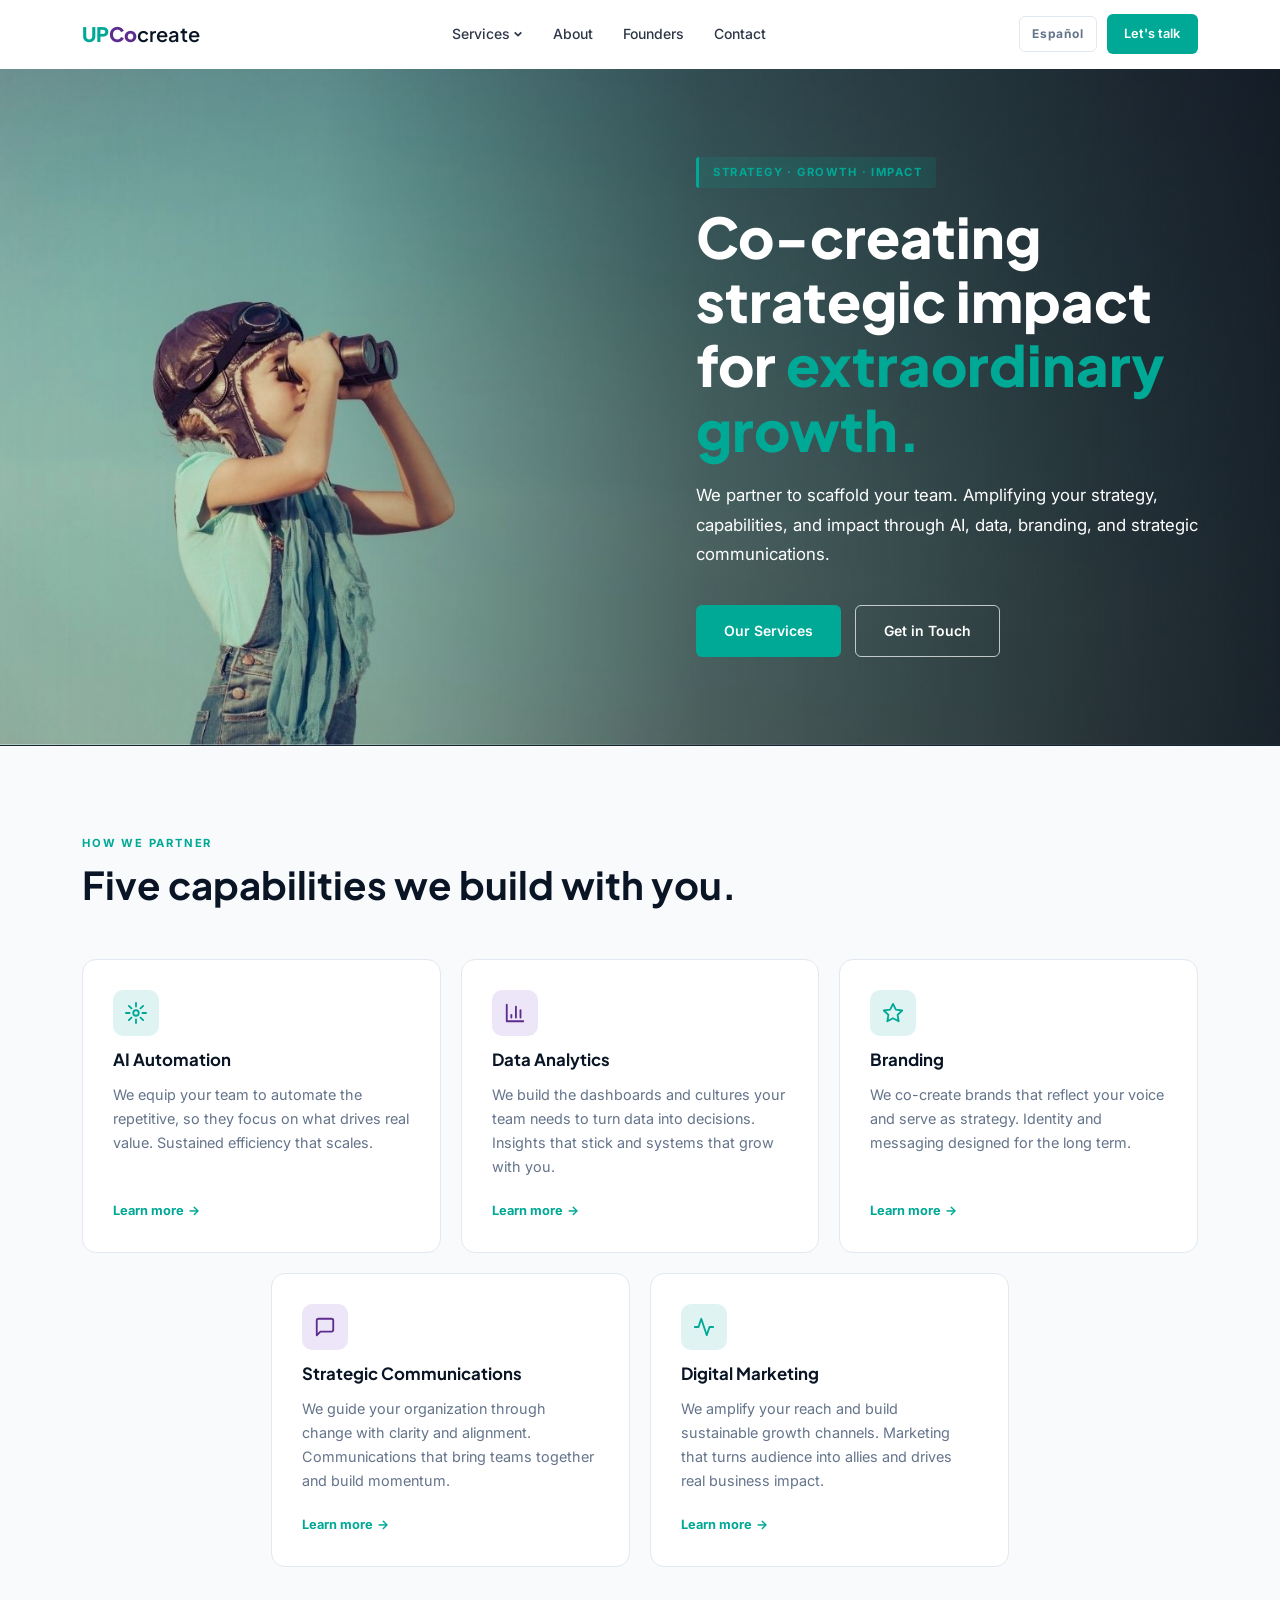
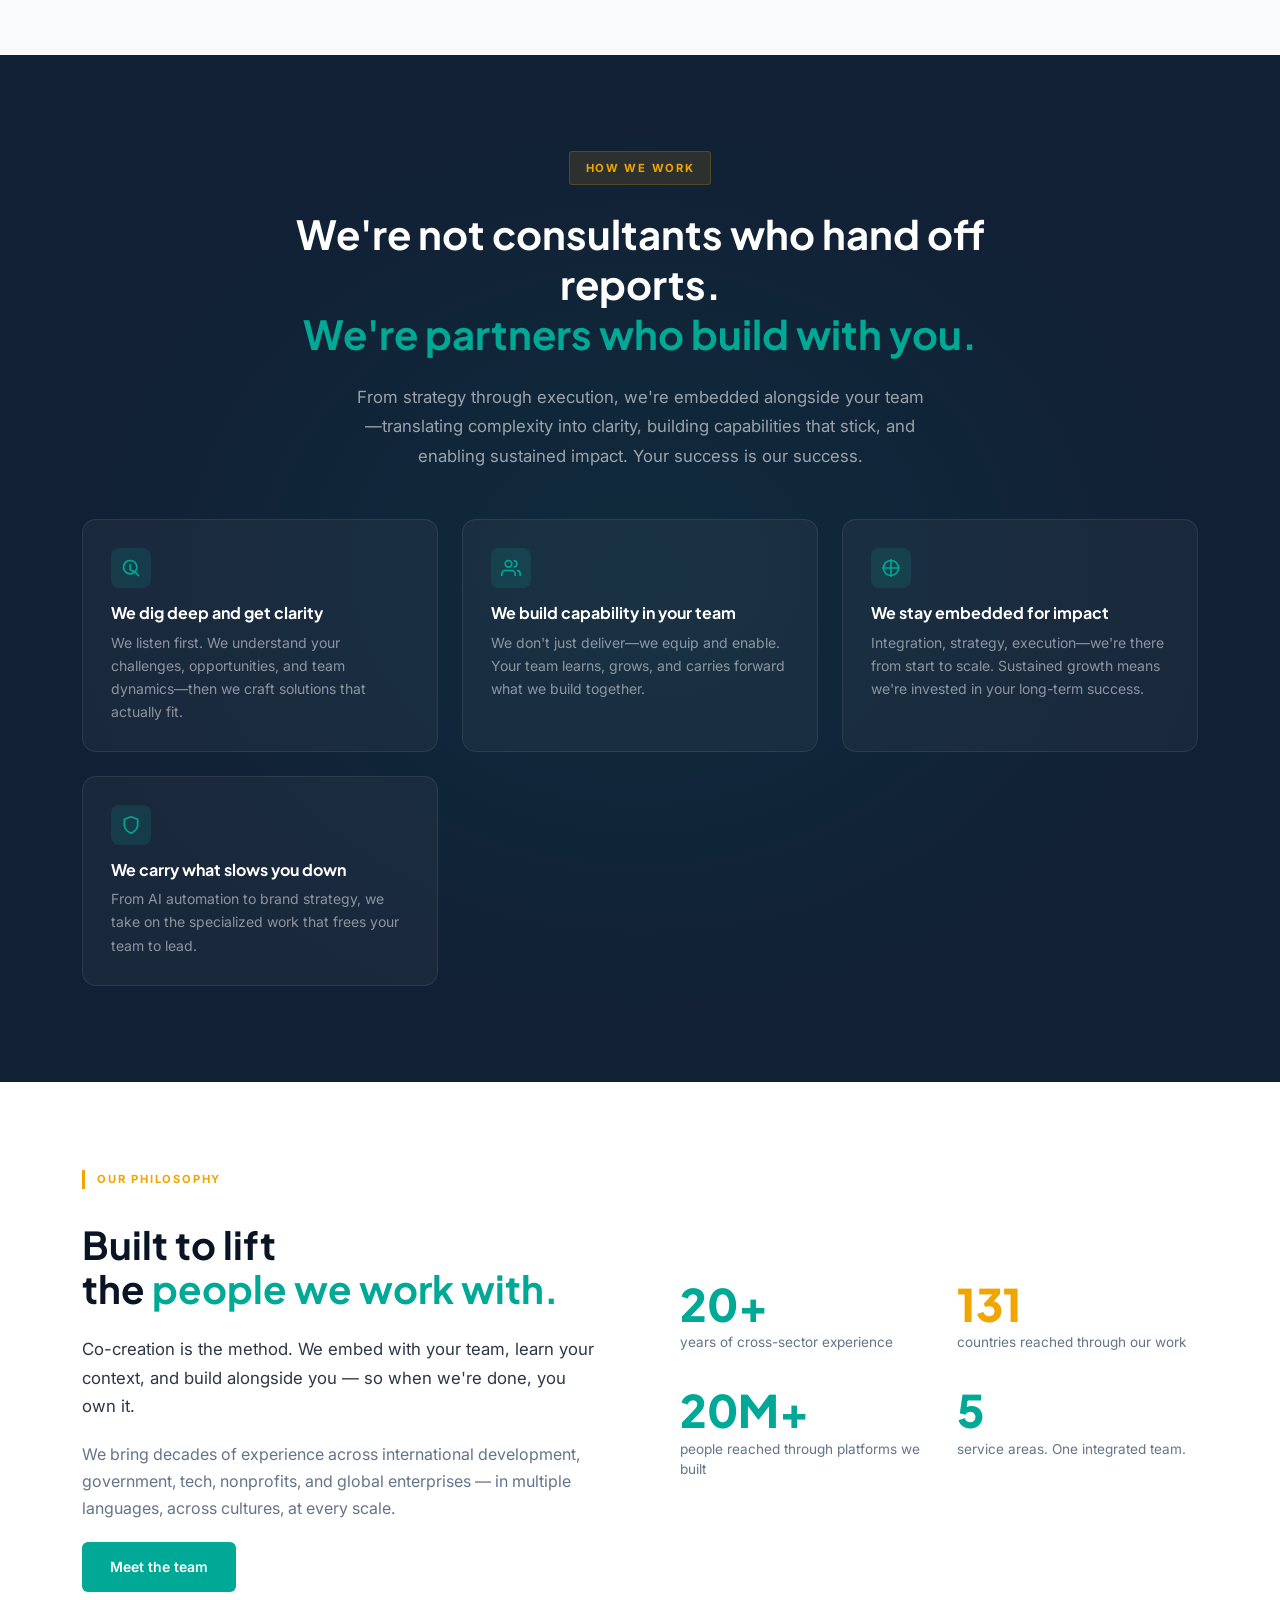
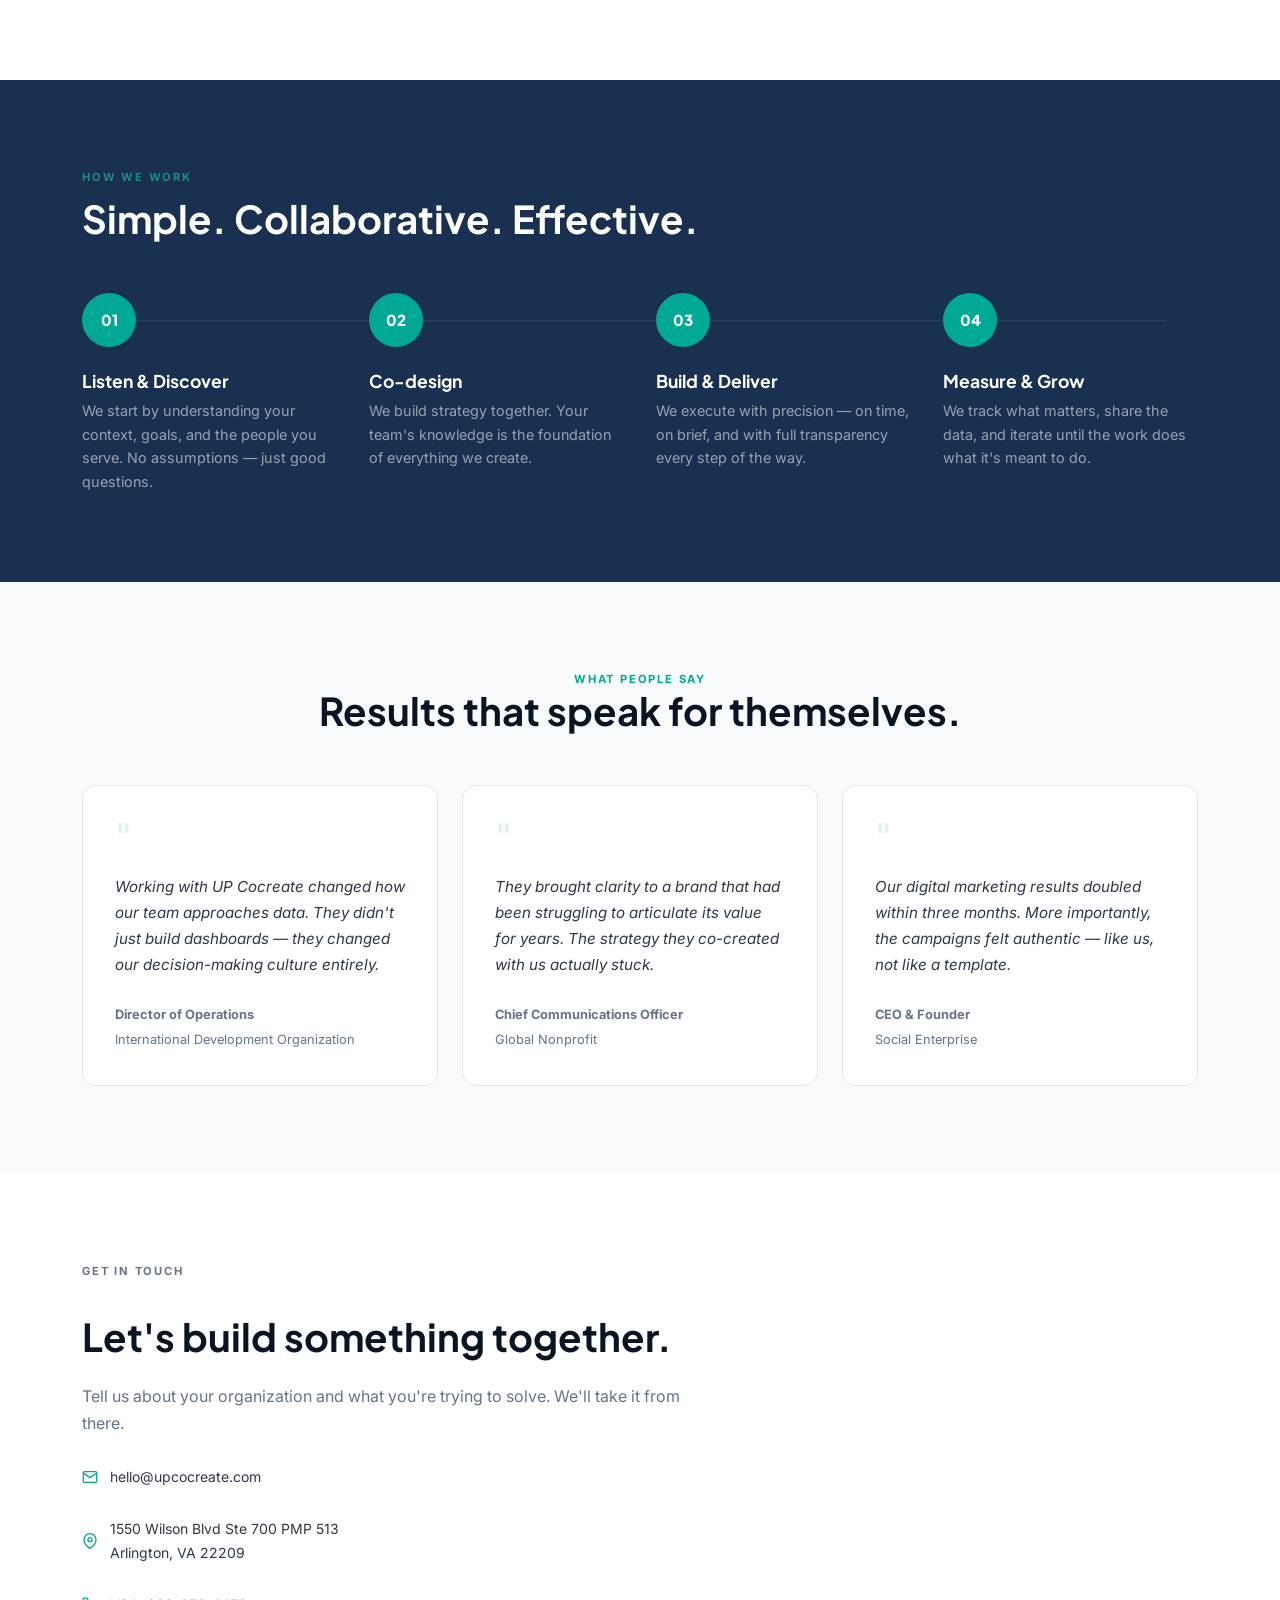
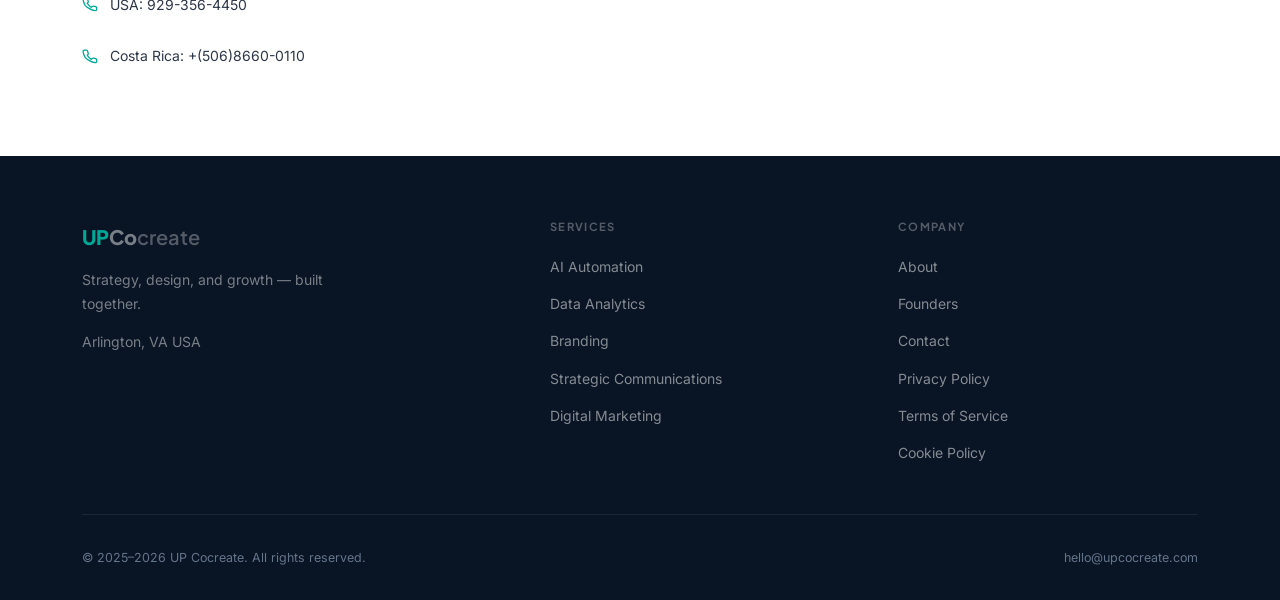
<file: index.html>
﻿<!DOCTYPE html>
<html lang="en">
<head>
  <meta charset="UTF-8">
  <meta name="viewport" content="width=device-width, initial-scale=1.0">
  <meta name="description" content="UP Cocreate — AI automation, data analytics, branding, strategic communications, and digital marketing. Built with you.">
  <title>UP Cocreate — Strategy. Design. Growth.</title>
  <link rel="preconnect" href="https://fonts.googleapis.com">
  <link rel="preconnect" href="https://fonts.gstatic.com" crossorigin>
  <link href="https://fonts.googleapis.com/css2?family=Plus+Jakarta+Sans:wght@400;500;600;700;800&family=Inter:wght@300;400;500&display=swap" rel="stylesheet">
  <link rel="stylesheet" href="styles.css">
  <link rel="icon" type="image/svg+xml" href="assets/favicon/up-cocreate-trans.svg">
</head>
<body>

  <!-- NAV -->
  <header class="header" id="header">
    <div class="container nav-wrap">
      <a href="index.html" class="logo" aria-label="UP Cocreate home">
        <span class="logo-up">UP</span><span class="logo-co"> Co</span><span class="logo-create">create</span>
      </a>
      <nav aria-label="Main navigation">
        <ul class="nav">
          <li class="nav-item">
            <a href="#services" class="nav-link" aria-haspopup="true" aria-expanded="false">
              <span data-lang="en">Services</span><span data-lang="es">Servicios</span>
              <svg class="nav-chevron" viewBox="0 0 12 12" fill="none" stroke="currentColor" stroke-width="2" aria-hidden="true"><path d="M2 4l4 4 4-4"/></svg>
            </a>
            <div class="dropdown">
              <a href="services/ai-automation.html">
                <span class="dropdown-icon" aria-hidden="true"><svg width="14" height="14" viewBox="0 0 24 24" fill="none" stroke="currentColor" stroke-width="2"><circle cx="12" cy="12" r="3"/><path d="M12 1v4M12 19v4M4.22 4.22l2.83 2.83M16.95 16.95l2.83 2.83M1 12h4M19 12h4M4.22 19.78l2.83-2.83M16.95 7.05l2.83-2.83"/></svg></span>
                <span data-lang="en">AI Automation</span><span data-lang="es">Automatización con IA</span>
              </a>
              <a href="services/data-analytics.html">
                <span class="dropdown-icon" aria-hidden="true"><svg width="14" height="14" viewBox="0 0 24 24" fill="none" stroke="currentColor" stroke-width="2"><path d="M3 3v18h18"/><path d="M18 17V9"/><path d="M13 17V5"/><path d="M8 17v-3"/></svg></span>
                <span data-lang="en">Data Analytics</span><span data-lang="es">Analítica de Datos</span>
              </a>
              <a href="services/branding.html">
                <span class="dropdown-icon" aria-hidden="true"><svg width="14" height="14" viewBox="0 0 24 24" fill="none" stroke="currentColor" stroke-width="2"><polygon points="12 2 15.09 8.26 22 9.27 17 14.14 18.18 21.02 12 17.77 5.82 21.02 7 14.14 2 9.27 8.91 8.26 12 2"/></svg></span>
                <span data-lang="en">Branding</span><span data-lang="es">Marca y Branding</span>
              </a>
              <a href="services/strategic-communications.html">
                <span class="dropdown-icon" aria-hidden="true"><svg width="14" height="14" viewBox="0 0 24 24" fill="none" stroke="currentColor" stroke-width="2"><path d="M21 15a2 2 0 0 1-2 2H7l-4 4V5a2 2 0 0 1 2-2h14a2 2 0 0 1 2 2z"/></svg></span>
                <span data-lang="en">Strategic Communications</span><span data-lang="es">Comunicaciones Estratégicas</span>
              </a>
              <a href="services/digital-marketing.html">
                <span class="dropdown-icon" aria-hidden="true"><svg width="14" height="14" viewBox="0 0 24 24" fill="none" stroke="currentColor" stroke-width="2"><polyline points="22 12 18 12 15 21 9 3 6 12 2 12"/></svg></span>
                <span data-lang="en">Digital Marketing</span><span data-lang="es">Marketing Digital</span>
              </a>
            </div>
          </li>
          <li><a href="about.html" class="nav-link"><span data-lang="en">About</span><span data-lang="es">Nosotros</span></a></li>
          <li><a href="about.html#founders" class="nav-link"><span data-lang="en">Founders</span><span data-lang="es">Fundadores</span></a></li>
          <li><a href="contact.html" class="nav-link"><span data-lang="en">Contact</span><span data-lang="es">Contacto</span></a></li>
        </ul>
      </nav>
      <div class="nav-right">
        <button class="lang-toggle desktop" id="langToggle" aria-label="Toggle language">Español</button>
        <a href="contact.html" class="btn btn-teal btn-sm"><span data-lang="en">Let's talk</span><span data-lang="es">Hablemos</span></a>
      </div>
      <button class="hamburger" id="hamburger" aria-label="Toggle menu" aria-expanded="false">
        <span></span><span></span><span></span>
      </button>
    </div>
  </header>

  <!-- MOBILE MENU -->
  <div class="mobile-menu" id="mobileMenu" aria-hidden="true">
    <ul>
      <li><a href="services/ai-automation.html"><span data-lang="en">AI Automation</span><span data-lang="es">Automatización con IA</span></a></li>
      <li><a href="services/data-analytics.html"><span data-lang="en">Data Analytics</span><span data-lang="es">Analítica de Datos</span></a></li>
      <li><a href="services/branding.html"><span data-lang="en">Branding</span><span data-lang="es">Marca y Branding</span></a></li>
      <li><a href="services/strategic-communications.html"><span data-lang="en">Strategic Communications</span><span data-lang="es">Comunicaciones Estratégicas</span></a></li>
      <li><a href="services/digital-marketing.html"><span data-lang="en">Digital Marketing</span><span data-lang="es">Marketing Digital</span></a></li>
      <li><a href="about.html"><span data-lang="en">About</span><span data-lang="es">Nosotros</span></a></li>
      <li><a href="about.html#founders"><span data-lang="en">Founders</span><span data-lang="es">Fundadores</span></a></li>
      <li><a href="contact.html"><span data-lang="en">Contact</span><span data-lang="es">Contacto</span></a></li>
    </ul>
    <div class="mobile-lang-row">
      <button class="lang-toggle" id="langToggleMobile" aria-label="Toggle language">Español</button>
    </div>
  </div>

  <main>

    <!-- HERO -->
    <section class="hero">
      <div class="container hero-inner">
        <div class="hero-content">
          <div class="hero-badge">
            <span data-lang="en">Strategy · Growth · Impact</span>
            <span data-lang="es">Estrategia · Crecimiento · Impacto</span>
          </div>
          <h1>
            <span data-lang="en">Co-creating strategic impact for <em>extraordinary growth.</em></span>
            <span data-lang="es">Co-creando impacto estratégico para un <em>crecimiento extraordinario.</em></span>
          </h1>
          <p class="hero-sub">
            <span data-lang="en">We partner to scaffold your team. Amplifying your strategy, capabilities, and impact through AI, data, branding, and strategic communications.</span>
            <span data-lang="es">Nos asociamos para fortalecer tu equipo. Amplificando tu estrategia, capacidades e impacto a través de IA, datos, marca y comunicaciones estratégicas.</span>
          </p>
          <div class="hero-ctas">
            <a href="#services" class="btn btn-teal">
              <span data-lang="en">Our Services</span><span data-lang="es">Nuestros Servicios</span>
            </a>
            <a href="contact.html" class="btn btn-outline">
              <span data-lang="en">Get in Touch</span><span data-lang="es">Hablemos</span>
            </a>
          </div>
        </div>
      </div>
    </section>

    <!-- SERVICES -->
    <section class="section services" id="services">
      <div class="container">
        <div class="section-intro">
          <p class="eyebrow"><span data-lang="en">How we partner</span><span data-lang="es">Cómo nos asociamos</span></p>
          <h2><span data-lang="en">Five capabilities we build with you.</span><span data-lang="es">Cinco capacidades que construimos juntos.</span></h2>
        </div>
        <div class="services-grid">

          <a href="services/ai-automation.html" class="service-card fade-in">
            <div class="service-icon icon-teal" aria-hidden="true">
              <svg width="22" height="22" viewBox="0 0 24 24" fill="none" stroke="currentColor" stroke-width="2" stroke-linecap="round" stroke-linejoin="round"><circle cx="12" cy="12" r="3"/><path d="M12 1v4M12 19v4M4.22 4.22l2.83 2.83M16.95 16.95l2.83 2.83M1 12h4M19 12h4M4.22 19.78l2.83-2.83M16.95 7.05l2.83-2.83"/></svg>
            </div>
            <h3><span data-lang="en">AI Automation</span><span data-lang="es">Automatización con IA</span></h3>
            <p><span data-lang="en">We equip your team to automate the repetitive, so they focus on what drives real value. Sustained efficiency that scales.</span><span data-lang="es">Equipamos a tu equipo para automatizar lo repetitivo, para enfocarse en lo que genera valor. Eficiencia sostenible que escala.</span></p>
            <span class="card-link"><span data-lang="en">Learn more</span><span data-lang="es">Saber más</span></span>
          </a>

          <a href="services/data-analytics.html" class="service-card fade-in">
            <div class="service-icon icon-purple" aria-hidden="true">
              <svg width="22" height="22" viewBox="0 0 24 24" fill="none" stroke="currentColor" stroke-width="2" stroke-linecap="round" stroke-linejoin="round"><path d="M3 3v18h18"/><path d="M18 17V9"/><path d="M13 17V5"/><path d="M8 17v-3"/></svg>
            </div>
            <h3><span data-lang="en">Data Analytics</span><span data-lang="es">Analítica de Datos</span></h3>
            <p><span data-lang="en">We build the dashboards and cultures your team needs to turn data into decisions. Insights that stick and systems that grow with you.</span><span data-lang="es">Construimos los dashboards y culturas que tu equipo necesita para convertir datos en decisiones. Insights que perduran y sistemas que crecen contigo.</span></p>
            <span class="card-link"><span data-lang="en">Learn more</span><span data-lang="es">Saber más</span></span>
          </a>

          <a href="services/branding.html" class="service-card fade-in">
            <div class="service-icon icon-teal" aria-hidden="true">
              <svg width="22" height="22" viewBox="0 0 24 24" fill="none" stroke="currentColor" stroke-width="2" stroke-linecap="round" stroke-linejoin="round"><polygon points="12 2 15.09 8.26 22 9.27 17 14.14 18.18 21.02 12 17.77 5.82 21.02 7 14.14 2 9.27 8.91 8.26 12 2"/></svg>
            </div>
            <h3><span data-lang="en">Branding</span><span data-lang="es">Marca y Branding</span></h3>
            <p><span data-lang="en">We co-create brands that reflect your voice and serve as strategy. Identity and messaging designed for the long term.</span><span data-lang="es">Co-creamos marcas que reflejan tu voz y funcionan como estrategia. Identidad y mensajes diseñados para perdurar.</span></p>
            <span class="card-link"><span data-lang="en">Learn more</span><span data-lang="es">Saber más</span></span>
          </a>

          <a href="services/strategic-communications.html" class="service-card fade-in">
            <div class="service-icon icon-purple" aria-hidden="true">
              <svg width="22" height="22" viewBox="0 0 24 24" fill="none" stroke="currentColor" stroke-width="2" stroke-linecap="round" stroke-linejoin="round"><path d="M21 15a2 2 0 0 1-2 2H7l-4 4V5a2 2 0 0 1 2-2h14a2 2 0 0 1 2 2z"/></svg>
            </div>
            <h3><span data-lang="en">Strategic Communications</span><span data-lang="es">Comunicaciones Estratégicas</span></h3>
            <p><span data-lang="en">We guide your organization through change with clarity and alignment. Communications that bring teams together and build momentum.</span><span data-lang="es">Guiamos tu organización a través del cambio con claridad y alineación. Comunicaciones que unen equipos y generan impulso.</span></p>
            <span class="card-link"><span data-lang="en">Learn more</span><span data-lang="es">Saber más</span></span>
          </a>

          <a href="services/digital-marketing.html" class="service-card fade-in">
            <div class="service-icon icon-teal" aria-hidden="true">
              <svg width="22" height="22" viewBox="0 0 24 24" fill="none" stroke="currentColor" stroke-width="2" stroke-linecap="round" stroke-linejoin="round"><polyline points="22 12 18 12 15 21 9 3 6 12 2 12"/></svg>
            </div>
            <h3><span data-lang="en">Digital Marketing</span><span data-lang="es">Marketing Digital</span></h3>
            <p><span data-lang="en">We amplify your reach and build sustainable growth channels. Marketing that turns audience into allies and drives real business impact.</span><span data-lang="es">Amplificamos tu alcance y construimos canales de crecimiento sostenible. Marketing que convierte audiencia en aliados y genera impacto real.</span></p>
            <span class="card-link"><span data-lang="en">Learn more</span><span data-lang="es">Saber más</span></span>
          </a>

        </div>
      </div>
    </section>

    <!-- PARTNERSHIP APPROACH -->
    <section class="sherpa-section">
      <div class="container sherpa-inner">
        <span class="sherpa-tag">How We Work</span>
        <p class="sherpa-quote">
          <span data-lang="en">We're not consultants who hand off reports.<br><em>We're partners who build with you.</em></span>
          <span data-lang="es">No somos consultores que entregamos reportes.<br><em>Somos socios que construimos contigo.</em></span>
        </p>
        <p class="sherpa-body">
          <span data-lang="en">From strategy through execution, we're embedded alongside your team—translating complexity into clarity, building capabilities that stick, and enabling sustained impact. Your success is our success.</span>
          <span data-lang="es">De la estrategia a la ejecución, estamos integrados con tu equipo—traduciendo complejidad en claridad, construyendo capacidades que perduran, y generando impacto sostenible. Tu éxito es nuestro éxito.</span>
        </p>
        <div class="sherpa-trio">
          <div class="sherpa-trio-card">
            <div class="sherpa-icon" aria-hidden="true">
              <svg width="20" height="20" viewBox="0 0 24 24" fill="none" stroke="currentColor" stroke-width="2" stroke-linecap="round" stroke-linejoin="round"><circle cx="11" cy="11" r="8"/><path d="m21 21-4.35-4.35"/><path d="M11 8v6l4 2"/></svg>
            </div>
            <h4><span data-lang="en">We dig deep and get clarity</span><span data-lang="es">Profundizamos y generamos claridad</span></h4>
            <p><span data-lang="en">We listen first. We understand your challenges, opportunities, and team dynamics—then we craft solutions that actually fit.</span><span data-lang="es">Escuchamos primero. Entendemos tus desafíos, oportunidades y dinámicas del equipo—luego creamos soluciones que realmente funcionan.</span></p>
          </div>
          <div class="sherpa-trio-card">
            <div class="sherpa-icon" aria-hidden="true">
              <svg width="20" height="20" viewBox="0 0 24 24" fill="none" stroke="currentColor" stroke-width="2" stroke-linecap="round" stroke-linejoin="round"><path d="M17 21v-2a4 4 0 0 0-4-4H5a4 4 0 0 0-4 4v2"/><circle cx="9" cy="7" r="4"/><path d="M23 21v-2a4 4 0 0 0-3-3.87"/><path d="M16 3.13a4 4 0 0 1 0 7.75"/></svg>
            </div>
            <h4><span data-lang="en">We build capability in your team</span><span data-lang="es">Construimos capacidad en tu equipo</span></h4>
            <p><span data-lang="en">We don't just deliver—we equip and enable. Your team learns, grows, and carries forward what we build together.</span><span data-lang="es">No solo entregamos—equipamos y habilitamos. Tu equipo aprende, crece y lleva adelante lo que construimos juntos.</span></p>
          </div>
          <div class="sherpa-trio-card">
            <div class="sherpa-icon" aria-hidden="true">
              <svg width="20" height="20" viewBox="0 0 24 24" fill="none" stroke="currentColor" stroke-width="2" stroke-linecap="round" stroke-linejoin="round"><path d="M12 2v20m10-10H2"/><circle cx="12" cy="12" r="9"/></svg>
            </div>
            <h4><span data-lang="en">We stay embedded for impact</span><span data-lang="es">Nos quedamos integrados para generar impacto</span></h4>
            <p><span data-lang="en">Integration, strategy, execution—we're there from start to scale. Sustained growth means we're invested in your long-term success.</span><span data-lang="es">Integración, estrategia, ejecución—estamos desde el inicio hasta el escalado. Crecimiento sostenible significa que estamos invertidos en tu éxito a largo plazo.</span></p>
          </div>
          <div class="sherpa-trio-card">
            <div class="sherpa-icon" aria-hidden="true">
              <svg width="20" height="20" viewBox="0 0 24 24" fill="none" stroke="currentColor" stroke-width="2" stroke-linecap="round" stroke-linejoin="round"><path d="M12 22s8-4 8-10V5l-8-3-8 3v7c0 6 8 10 8 10z"/></svg>
            </div>
            <h4><span data-lang="en">We carry what slows you down</span><span data-lang="es">Cargamos lo que te frena</span></h4>
            <p><span data-lang="en">From AI automation to brand strategy, we take on the specialized work that frees your team to lead.</span><span data-lang="es">Desde automatización con IA hasta estrategia de marca, asumimos el trabajo especializado que libera a tu equipo para liderar.</span></p>
          </div>
        </div>
      </div>
    </section>

    <!-- ABOUT -->
    <section class="section about" id="about">
      <div class="container about-grid">
        <div class="about-content">
          <p class="eyebrow"><span data-lang="en">Our philosophy</span><span data-lang="es">Nuestra filosofía</span></p>
          <h2>
            <span data-lang="en">Built to lift<br>the <em>people we work with.</em></span>
            <span data-lang="es">Construidos para impulsar<br>a <em>quienes trabajamos.</em></span>
          </h2>
          <p class="lead">
            <span data-lang="en">Co-creation is the method. We embed with your team, learn your context, and build alongside you — so when we're done, you own it.</span>
            <span data-lang="es">La cocreación es el método. Nos integramos con tu equipo, aprendemos tu contexto y construimos junto a vos — para que cuando terminemos, sea tuyo.</span>
          </p>
          <p>
            <span data-lang="en">We bring decades of experience across international development, government, tech, nonprofits, and global enterprises — in multiple languages, across cultures, at every scale.</span>
            <span data-lang="es">Aportamos décadas de experiencia en desarrollo internacional, gobierno, tecnología, ONGs y empresas globales — en múltiples idiomas, a través de culturas, a toda escala.</span>
          </p>
          <a href="about.html" class="btn btn-teal">
            <span data-lang="en">Meet the team</span><span data-lang="es">Conocé al equipo</span>
          </a>
        </div>
        <div class="stats-grid">
          <div class="stat fade-in">
            <span class="stat-num">20+</span>
            <span class="stat-label"><span data-lang="en">years of cross-sector experience</span><span data-lang="es">años de experiencia multisectorial</span></span>
          </div>
          <div class="stat fade-in">
            <span class="stat-num gold">131</span>
            <span class="stat-label"><span data-lang="en">countries reached through our work</span><span data-lang="es">países alcanzados a través de nuestro trabajo</span></span>
          </div>
          <div class="stat fade-in">
            <span class="stat-num">20M+</span>
            <span class="stat-label"><span data-lang="en">people reached through platforms we built</span><span data-lang="es">personas alcanzadas a través de las plataformas que creamos</span></span>
          </div>
          <div class="stat fade-in">
            <span class="stat-num">5</span>
            <span class="stat-label"><span data-lang="en">service areas. One integrated team.</span><span data-lang="es">áreas de servicio. Un equipo integrado.</span></span>
          </div>
        </div>
      </div>
    </section>

    <!-- PROCESS -->
    <section class="process" id="process">
      <div class="container">
        <div class="section-intro">
          <p class="eyebrow"><span data-lang="en">How we work</span><span data-lang="es">Cómo trabajamos</span></p>
          <h2><span data-lang="en">Simple. Collaborative. Effective.</span><span data-lang="es">Simple. Colaborativo. Efectivo.</span></h2>
        </div>
        <div class="process-grid">
          <div class="process-step fade-in">
            <div class="step-dot">01</div>
            <h3><span data-lang="en">Listen &amp; Discover</span><span data-lang="es">Escuchar y Descubrir</span></h3>
            <p><span data-lang="en">We start by understanding your context, goals, and the people you serve. No assumptions — just good questions.</span><span data-lang="es">Empezamos por entender tu contexto, objetivos y las personas a las que servís. Sin suposiciones — solo buenas preguntas.</span></p>
          </div>
          <div class="process-step fade-in">
            <div class="step-dot">02</div>
            <h3><span data-lang="en">Co-design</span><span data-lang="es">Codiseñar</span></h3>
            <p><span data-lang="en">We build strategy together. Your team's knowledge is the foundation of everything we create.</span><span data-lang="es">Construimos la estrategia juntos. El conocimiento de tu equipo es la base de todo lo que creamos.</span></p>
          </div>
          <div class="process-step fade-in">
            <div class="step-dot">03</div>
            <h3><span data-lang="en">Build &amp; Deliver</span><span data-lang="es">Construir y Entregar</span></h3>
            <p><span data-lang="en">We execute with precision — on time, on brief, and with full transparency every step of the way.</span><span data-lang="es">Ejecutamos con precisión — a tiempo, según lo pactado y con total transparencia en cada paso.</span></p>
          </div>
          <div class="process-step fade-in">
            <div class="step-dot">04</div>
            <h3><span data-lang="en">Measure &amp; Grow</span><span data-lang="es">Medir y Crecer</span></h3>
            <p><span data-lang="en">We track what matters, share the data, and iterate until the work does what it's meant to do.</span><span data-lang="es">Seguimos lo que importa, compartimos los datos e iteramos hasta que el trabajo logre lo que debe lograr.</span></p>
          </div>
        </div>
      </div>
    </section>

    <!-- TESTIMONIALS -->
    <!-- Replace placeholder quotes with real testimonials when ready -->
    <section class="section testimonials">
      <div class="container">
        <div class="section-intro center">
          <p class="eyebrow"><span data-lang="en">What people say</span><span data-lang="es">Lo que dicen</span></p>
          <h2><span data-lang="en">Results that speak for themselves.</span><span data-lang="es">Resultados que hablan por sí solos.</span></h2>
        </div>
        <div class="testimonials-grid">
          <div class="testimonial fade-in">
            <div class="testimonial-quote">"</div>
            <p><span data-lang="en">Working with UP Cocreate changed how our team approaches data. They didn't just build dashboards — they changed our decision-making culture entirely.</span><span data-lang="es">Trabajar con UP Cocreate cambió la forma en que nuestro equipo aborda los datos. No solo construyeron dashboards — transformaron nuestra cultura de toma de decisiones.</span></p>
            <div class="testimonial-author">
              <strong><span data-lang="en">Director of Operations</span><span data-lang="es">Director de Operaciones</span></strong>
              <span><span data-lang="en">International Development Organization</span><span data-lang="es">Organización de Desarrollo Internacional</span></span>
            </div>
          </div>
          <div class="testimonial fade-in">
            <div class="testimonial-quote">"</div>
            <p><span data-lang="en">They brought clarity to a brand that had been struggling to articulate its value for years. The strategy they co-created with us actually stuck.</span><span data-lang="es">Le dieron claridad a una marca que luchaba por articular su valor desde hacía años. La estrategia que cocrearon con nosotros realmente funcionó.</span></p>
            <div class="testimonial-author">
              <strong><span data-lang="en">Chief Communications Officer</span><span data-lang="es">Directora de Comunicaciones</span></strong>
              <span><span data-lang="en">Global Nonprofit</span><span data-lang="es">ONG Global</span></span>
            </div>
          </div>
          <div class="testimonial fade-in">
            <div class="testimonial-quote">"</div>
            <p><span data-lang="en">Our digital marketing results doubled within three months. More importantly, the campaigns felt authentic — like us, not like a template.</span><span data-lang="es">Nuestros resultados de marketing digital se duplicaron en tres meses. Lo más importante: las campañas se sentían auténticas — como nosotros, no como una plantilla.</span></p>
            <div class="testimonial-author">
              <strong><span data-lang="en">CEO &amp; Founder</span><span data-lang="es">CEO y Fundadora</span></strong>
              <span><span data-lang="en">Social Enterprise</span><span data-lang="es">Empresa Social</span></span>
            </div>
          </div>
        </div>
      </div>
    </section>

    <!-- CONTACT / GHL FORM -->
    <section class="section contact" id="contact">
      <div class="container">
        <div class="contact-info">
          <p class="eyebrow"><span data-lang="en">Get in touch</span><span data-lang="es">Contacto</span></p>
          <h2><span data-lang="en">Let's build something together.</span><span data-lang="es">Construyamos algo juntos.</span></h2>
          <p><span data-lang="en">Tell us about your organization and what you're trying to solve. We'll take it from there.</span><span data-lang="es">Contanos sobre tu organización y lo que querés resolver. Nosotros nos encargamos del resto.</span></p>
          <div class="contact-detail">
            <svg width="16" height="16" viewBox="0 0 24 24" fill="none" stroke="currentColor" stroke-width="2" stroke-linecap="round" stroke-linejoin="round" aria-hidden="true"><path d="M4 4h16c1.1 0 2 .9 2 2v12c0 1.1-.9 2-2 2H4c-1.1 0-2-.9-2-2V6c0-1.1.9-2 2-2z"/><polyline points="22,6 12,13 2,6"/></svg>
            <a href="mailto:hello@upcocreate.com">hello@upcocreate.com</a>
          </div>
          <div class="contact-detail">
            <svg width="16" height="16" viewBox="0 0 24 24" fill="none" stroke="currentColor" stroke-width="2" stroke-linecap="round" stroke-linejoin="round" aria-hidden="true"><path d="M21 10c0 7-9 13-9 13s-9-6-9-13a9 9 0 0 1 18 0z"/><circle cx="12" cy="10" r="3"/></svg>
            <span>1550 Wilson Blvd Ste 700 PMP 513<br>Arlington, VA 22209</span>
          </div>
          <div class="contact-detail">
            <svg width="16" height="16" viewBox="0 0 24 24" fill="none" stroke="currentColor" stroke-width="2" stroke-linecap="round" stroke-linejoin="round" aria-hidden="true"><path d="M22 16.92v3a2 2 0 0 1-2.18 2 19.79 19.79 0 0 1-8.63-3.07A19.5 19.5 0 0 1 4.69 14a19.79 19.79 0 0 1-3.07-8.67A2 2 0 0 1 3.6 3.22h3a2 2 0 0 1 2 1.72c.127.96.361 1.903.7 2.81a2 2 0 0 1-.45 2.11L7.91 10.91a16 16 0 0 0 6.16 6.16l1.27-1.27a2 2 0 0 1 2.11-.45c.907.339 1.85.573 2.81.7a2 2 0 0 1 1.72 2.02z"/></svg>
            <span>USA: <a href="tel:+19293564450">929-356-4450</a></span>
          </div>
          <div class="contact-detail">
            <svg width="16" height="16" viewBox="0 0 24 24" fill="none" stroke="currentColor" stroke-width="2" stroke-linecap="round" stroke-linejoin="round" aria-hidden="true"><path d="M22 16.92v3a2 2 0 0 1-2.18 2 19.79 19.79 0 0 1-8.63-3.07A19.5 19.5 0 0 1 4.69 14a19.79 19.79 0 0 1-3.07-8.67A2 2 0 0 1 3.6 3.22h3a2 2 0 0 1 2 1.72c.127.96.361 1.903.7 2.81a2 2 0 0 1-.45 2.11L7.91 10.91a16 16 0 0 0 6.16 6.16l1.27-1.27a2 2 0 0 1 2.11-.45c.907.339 1.85.573 2.81.7a2 2 0 0 1 1.72 2.02z"/></svg>
            <span>Costa Rica: <a href="tel:+50686600110">+(506)8660-0110</a></span>
          </div>
        </div>
      </div>
    </section>

  </main>

  <!-- FOOTER -->
  <footer class="footer">
    <div class="container">
      <div class="footer-top">
        <div class="footer-brand">
          <a href="index.html" class="logo footer-logo" aria-label="UP Cocreate home">
            <span class="logo-up">UP</span><span class="logo-co"> Co</span><span class="logo-create">create</span>
          </a>
          <p><span data-lang="en">Strategy, design, and growth — built together.</span><span data-lang="es">Estrategia, diseño y crecimiento — construidos juntos.</span></p>
          <p class="footer-address">Arlington, VA USA</p>
        </div>
        <div class="footer-col">
          <h4><span data-lang="en">Services</span><span data-lang="es">Servicios</span></h4>
          <ul>
            <li><a href="services/ai-automation.html"><span data-lang="en">AI Automation</span><span data-lang="es">Automatización con IA</span></a></li>
            <li><a href="services/data-analytics.html"><span data-lang="en">Data Analytics</span><span data-lang="es">Analítica de Datos</span></a></li>
            <li><a href="services/branding.html"><span data-lang="en">Branding</span><span data-lang="es">Marca y Branding</span></a></li>
            <li><a href="services/strategic-communications.html"><span data-lang="en">Strategic Communications</span><span data-lang="es">Comunicaciones Estratégicas</span></a></li>
            <li><a href="services/digital-marketing.html"><span data-lang="en">Digital Marketing</span><span data-lang="es">Marketing Digital</span></a></li>
          </ul>
        </div>
        <div class="footer-col">
          <h4><span data-lang="en">Company</span><span data-lang="es">Empresa</span></h4>
          <ul>
            <li><a href="about.html"><span data-lang="en">About</span><span data-lang="es">Nosotros</span></a></li>
            <li><a href="about.html#founders"><span data-lang="en">Founders</span><span data-lang="es">Fundadores</span></a></li>
            <li><a href="contact.html"><span data-lang="en">Contact</span><span data-lang="es">Contacto</span></a></li>
            <li><a href="privacy.html"><span data-lang="en">Privacy Policy</span><span data-lang="es">Privacidad</span></a></li>
            <li><a href="terms.html"><span data-lang="en">Terms of Service</span><span data-lang="es">Términos</span></a></li>
            <li><a href="cookies.html"><span data-lang="en">Cookie Policy</span><span data-lang="es">Cookies</span></a></li>
          </ul>
        </div>
      </div>
      <div class="footer-bottom">
        <p>© 2025–2026 UP Cocreate. <span data-lang="en">All rights reserved.</span><span data-lang="es">Todos los derechos reservados.</span></p>
        <p><a href="mailto:hello@upcocreate.com">hello@upcocreate.com</a></p>
      </div>
    </div>
  </footer>

  <script src="script.js"></script>
</body>
</html>
</file>
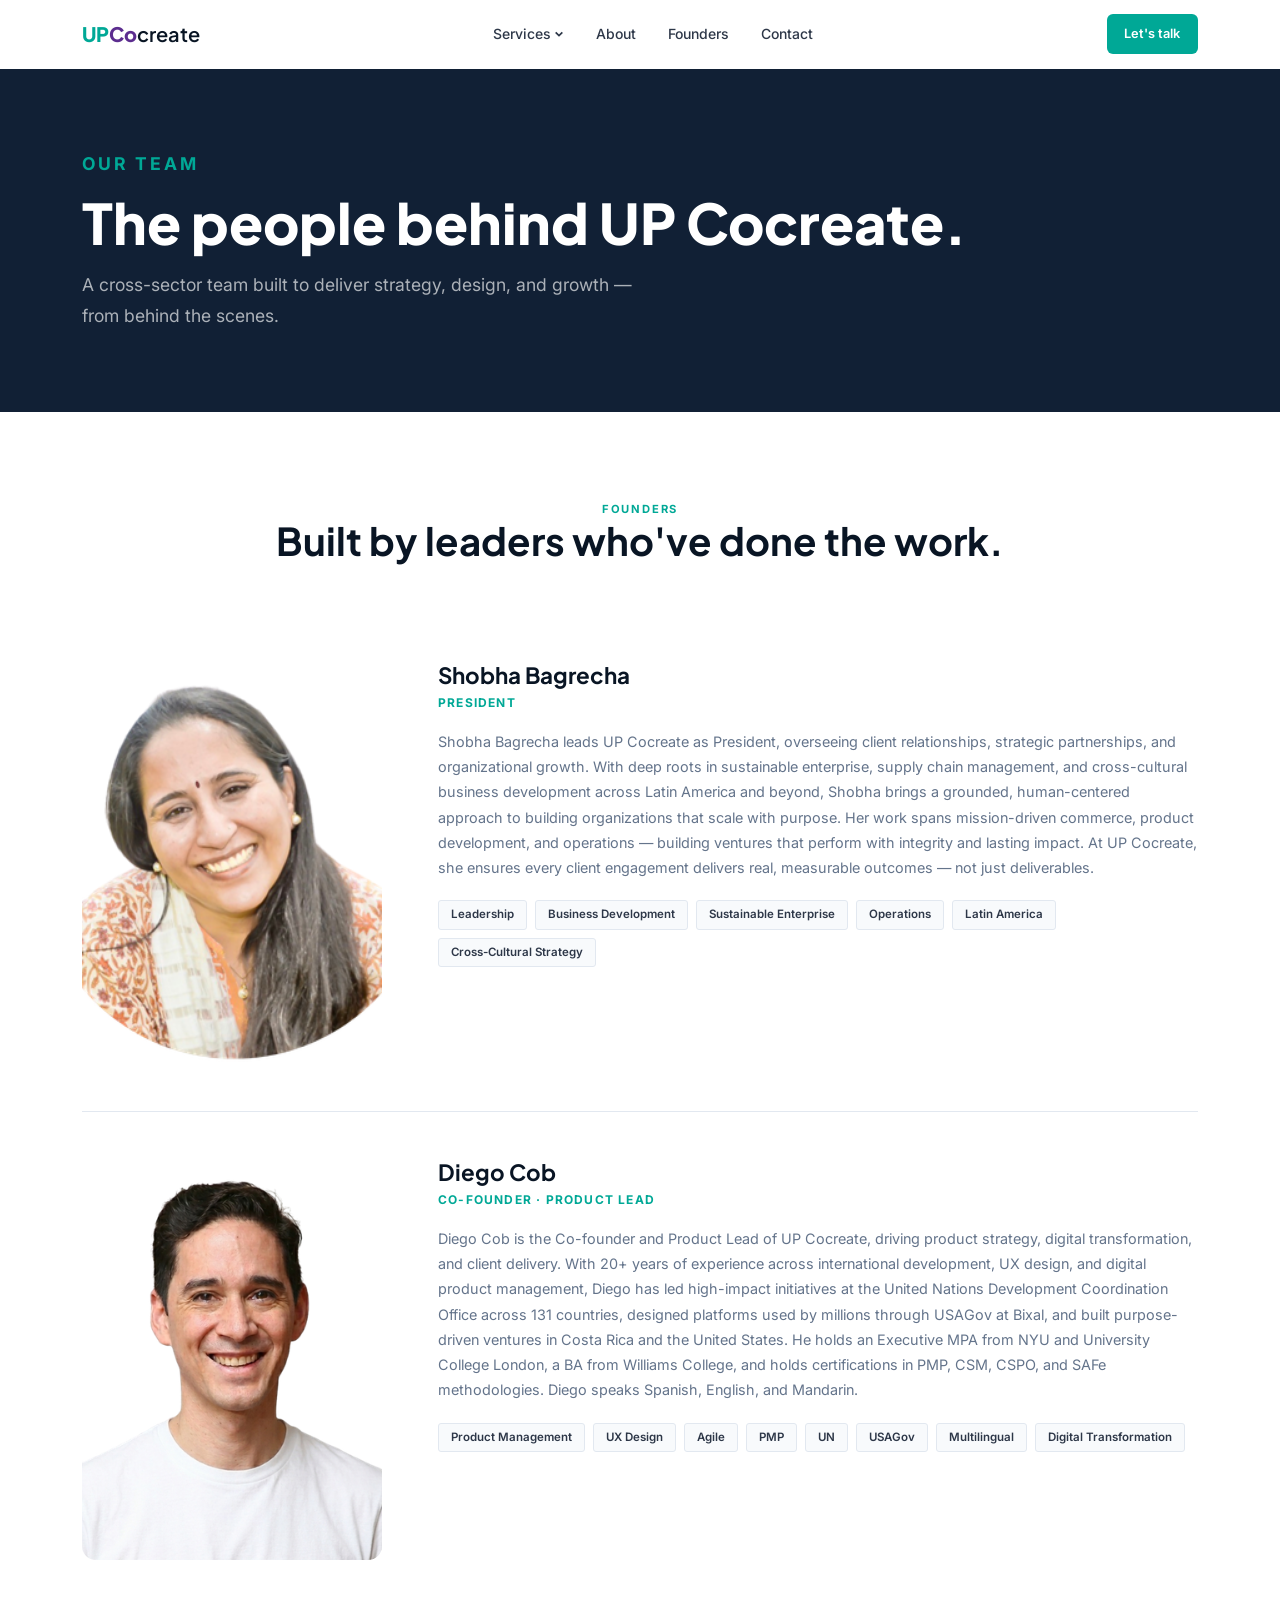
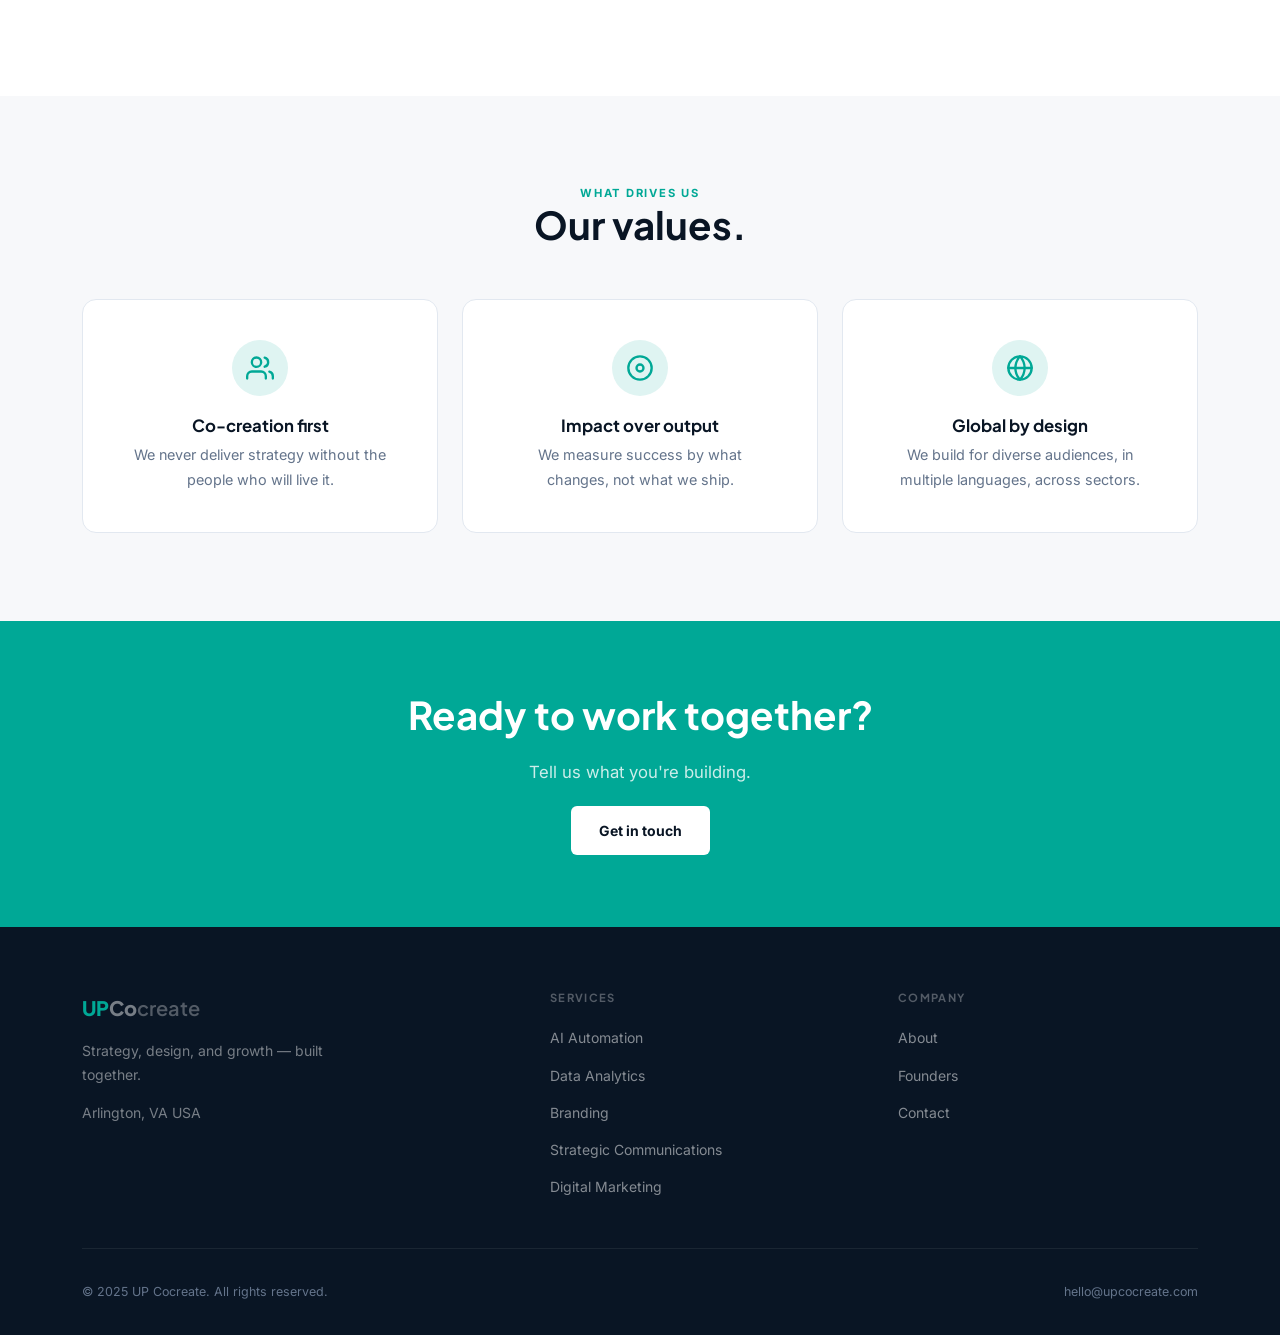
<file: about.html>
<!DOCTYPE html>
<html lang="en">
<head>
  <meta charset="UTF-8">
  <meta name="viewport" content="width=device-width, initial-scale=1.0">
  <meta name="description" content="Meet the team behind UP Cocreate — cross-sector leaders in technology, design, strategy, and communications.">
  <meta property="og:title" content="About — UP Cocreate">
  <meta property="og:description" content="A cross-sector team with deep expertise in technology, design, strategy, and communications.">
  <meta property="og:type" content="website">
  <title>About — UP Cocreate</title>
  <link rel="preconnect" href="https://fonts.googleapis.com">
  <link rel="preconnect" href="https://fonts.gstatic.com" crossorigin>
  <link href="https://fonts.googleapis.com/css2?family=Plus+Jakarta+Sans:wght@700;800&family=Inter:wght@300;400;500&display=swap" rel="stylesheet">
  <link rel="stylesheet" href="styles.css">
  <link rel="icon" type="image/svg+xml" href="assets/favicon/up-cocreate-trans.svg">
</head>
<body>

  <!-- NAV -->
  <header class="header" id="header">
    <div class="container nav-wrap">
      <a href="index.html" class="logo">
        <span class="logo-up">UP</span><span class="logo-co"> Co</span><span class="logo-create">create</span>
      </a>
      <nav aria-label="Main navigation">
        <ul class="nav" style="list-style:none;display:flex;align-items:center;gap:.25rem;">
          <li class="nav-item">
            <a href="services/ai-automation.html" class="nav-link">Services
              <svg class="nav-chevron" viewBox="0 0 12 12" fill="none" stroke="currentColor" stroke-width="2" aria-hidden="true"><path d="M2 4l4 4 4-4"/></svg>
            </a>
            <div class="dropdown">
              <a href="services/ai-automation.html"><span class="dropdown-icon"><svg width="14" height="14" viewBox="0 0 24 24" fill="none" stroke="currentColor" stroke-width="2" aria-hidden="true"><circle cx="12" cy="12" r="3"/><path d="M12 1v4M12 19v4M4.22 4.22l2.83 2.83M16.95 16.95l2.83 2.83M1 12h4M19 12h4M4.22 19.78l2.83-2.83M16.95 7.05l2.83-2.83"/></svg></span>AI Automation</a>
              <a href="services/data-analytics.html"><span class="dropdown-icon"><svg width="14" height="14" viewBox="0 0 24 24" fill="none" stroke="currentColor" stroke-width="2" aria-hidden="true"><path d="M3 3v18h18"/><path d="M18 17V9"/><path d="M13 17V5"/><path d="M8 17v-3"/></svg></span>Data Analytics</a>
              <a href="services/branding.html"><span class="dropdown-icon"><svg width="14" height="14" viewBox="0 0 24 24" fill="none" stroke="currentColor" stroke-width="2" aria-hidden="true"><polygon points="12 2 15.09 8.26 22 9.27 17 14.14 18.18 21.02 12 17.77 5.82 21.02 7 14.14 2 9.27 8.91 8.26 12 2"/></svg></span>Branding</a>
              <a href="services/strategic-communications.html"><span class="dropdown-icon"><svg width="14" height="14" viewBox="0 0 24 24" fill="none" stroke="currentColor" stroke-width="2" aria-hidden="true"><path d="M21 15a2 2 0 0 1-2 2H7l-4 4V5a2 2 0 0 1 2-2h14a2 2 0 0 1 2 2z"/></svg></span>Strategic Communications</a>
              <a href="services/digital-marketing.html"><span class="dropdown-icon"><svg width="14" height="14" viewBox="0 0 24 24" fill="none" stroke="currentColor" stroke-width="2" aria-hidden="true"><polyline points="22 12 18 12 15 21 9 3 6 12 2 12"/></svg></span>Digital Marketing</a>
            </div>
          </li>
          <li><a href="about.html" class="nav-link">About</a></li>
          <li><a href="about.html#founders" class="nav-link">Founders</a></li>
          <li><a href="contact.html" class="nav-link">Contact</a></li>
        </ul>
      </nav>
      <div class="nav-right">
        <a href="contact.html" class="btn btn-teal btn-sm">Let's talk</a>
      </div>
      <button class="hamburger" id="hamburger" aria-label="Toggle menu" aria-expanded="false"><span></span><span></span><span></span></button>
    </div>
  </header>

  <div class="mobile-menu" id="mobileMenu" aria-hidden="true">
    <ul>
      <li><a href="services/ai-automation.html">AI Automation</a></li>
      <li><a href="services/data-analytics.html">Data Analytics</a></li>
      <li><a href="services/branding.html">Branding</a></li>
      <li><a href="services/strategic-communications.html">Strategic Communications</a></li>
      <li><a href="services/digital-marketing.html">Digital Marketing</a></li>
      <li><a href="about.html">About</a></li>
      <li><a href="about.html#founders">Founders</a></li>
      <li><a href="contact.html">Contact</a></li>
    </ul>
  </div>

  <main>

    <!-- PAGE HERO -->
    <section class="page-hero">
      <div class="container">
        <p class="eyebrow">Our Team</p>
        <h1>The people behind UP Cocreate.</h1>
        <p>A cross-sector team built to deliver strategy, design, and growth — from behind the scenes.</p>
      </div>
    </section>

    <!-- FOUNDERS -->
    <section class="section founders-section" id="founders">
      <div class="container">
        <div class="section-intro center">
          <p class="eyebrow">Founders</p>
          <h2>Built by leaders who've done the work.</h2>
        </div>
        <div class="founders-grid">

          <article class="founder-card">
            <div class="founder-photo"><img src="assets/images/shobha_color.png" alt="Shobha Bagrecha, President of UP Cocreate" class="founder-photo-img"></div>
            <div class="founder-body">
              <h3>Shobha Bagrecha</h3>
              <p class="founder-title">President</p>
              <p class="founder-bio">Shobha Bagrecha leads UP Cocreate as President, overseeing client relationships, strategic partnerships, and organizational growth. With deep roots in sustainable enterprise, supply chain management, and cross-cultural business development across Latin America and beyond, Shobha brings a grounded, human-centered approach to building organizations that scale with purpose. Her work spans mission-driven commerce, product development, and operations — building ventures that perform with integrity and lasting impact. At UP Cocreate, she ensures every client engagement delivers real, measurable outcomes — not just deliverables.</p>
              <ul class="founder-tags" aria-label="Areas of expertise">
                <li class="tag">Leadership</li>
                <li class="tag">Business Development</li>
                <li class="tag">Sustainable Enterprise</li>
                <li class="tag">Operations</li>
                <li class="tag">Latin America</li>
                <li class="tag">Cross-Cultural Strategy</li>
              </ul>
            </div>
          </article>

          <article class="founder-card">
            <div class="founder-photo"><img src="assets/images/diego_color_casual.png" alt="Diego Cob, Co-founder and Product Lead at UP Cocreate" class="founder-photo-img"></div>
            <div class="founder-body">
              <h3>Diego Cob</h3>
              <p class="founder-title">Co-founder &middot; Product Lead</p>
              <p class="founder-bio">Diego Cob is the Co-founder and Product Lead of UP Cocreate, driving product strategy, digital transformation, and client delivery. With 20+ years of experience across international development, UX design, and digital product management, Diego has led high-impact initiatives at the United Nations Development Coordination Office across 131 countries, designed platforms used by millions through USAGov at Bixal, and built purpose-driven ventures in Costa Rica and the United States. He holds an Executive MPA from NYU and University College London, a BA from Williams College, and holds certifications in PMP, CSM, CSPO, and SAFe methodologies. Diego speaks Spanish, English, and Mandarin.</p>
              <ul class="founder-tags" aria-label="Areas of expertise">
                <li class="tag">Product Management</li>
                <li class="tag">UX Design</li>
                <li class="tag">Agile</li>
                <li class="tag">PMP</li>
                <li class="tag">UN</li>
                <li class="tag">USAGov</li>
                <li class="tag">Multilingual</li>
                <li class="tag">Digital Transformation</li>
              </ul>
            </div>
          </article>

        </div>
      </div>
    </section>

    <!-- VALUES -->
    <section class="section" style="background:#F7F8FA;">
      <div class="container">
        <div class="section-intro center">
          <p class="eyebrow">What drives us</p>
          <h2>Our values.</h2>
        </div>
        <div class="values-grid">

          <div class="value-card">
            <div class="value-icon" aria-hidden="true">
              <svg width="28" height="28" viewBox="0 0 24 24" fill="none" stroke="currentColor" stroke-width="2" stroke-linecap="round" stroke-linejoin="round"><path d="M17 21v-2a4 4 0 0 0-4-4H5a4 4 0 0 0-4 4v2"/><circle cx="9" cy="7" r="4"/><path d="M23 21v-2a4 4 0 0 0-3-3.87"/><path d="M16 3.13a4 4 0 0 1 0 7.75"/></svg>
            </div>
            <h3>Co-creation first</h3>
            <p>We never deliver strategy without the people who will live it.</p>
          </div>

          <div class="value-card">
            <div class="value-icon" aria-hidden="true">
              <svg width="28" height="28" viewBox="0 0 24 24" fill="none" stroke="currentColor" stroke-width="2" stroke-linecap="round" stroke-linejoin="round"><circle cx="12" cy="12" r="10"/><circle cx="12" cy="12" r="3"/></svg>
            </div>
            <h3>Impact over output</h3>
            <p>We measure success by what changes, not what we ship.</p>
          </div>

          <div class="value-card">
            <div class="value-icon" aria-hidden="true">
              <svg width="28" height="28" viewBox="0 0 24 24" fill="none" stroke="currentColor" stroke-width="2" stroke-linecap="round" stroke-linejoin="round"><circle cx="12" cy="12" r="10"/><line x1="2" y1="12" x2="22" y2="12"/><path d="M12 2a15.3 15.3 0 0 1 4 10 15.3 15.3 0 0 1-4 10 15.3 15.3 0 0 1-4-10 15.3 15.3 0 0 1 4-10z"/></svg>
            </div>
            <h3>Global by design</h3>
            <p>We build for diverse audiences, in multiple languages, across sectors.</p>
          </div>

        </div>
      </div>
    </section>

    <!-- CTA STRIP -->
    <section class="cta-strip">
      <div class="container">
        <h2>Ready to work together?</h2>
        <p>Tell us what you're building.</p>
        <a href="contact.html" class="btn btn-white">Get in touch</a>
      </div>
    </section>

  </main>

  <!-- FOOTER -->
  <footer class="footer">
    <div class="container">
      <div class="footer-top">
        <div class="footer-brand">
          <a href="index.html" class="logo footer-logo"><span class="logo-up">UP</span><span class="logo-co"> Co</span><span class="logo-create">create</span></a>
          <p>Strategy, design, and growth — built together.</p>
          <p class="footer-address">Arlington, VA USA</p>
        </div>
        <div class="footer-col">
          <h4>Services</h4>
          <ul>
            <li><a href="services/ai-automation.html">AI Automation</a></li>
            <li><a href="services/data-analytics.html">Data Analytics</a></li>
            <li><a href="services/branding.html">Branding</a></li>
            <li><a href="services/strategic-communications.html">Strategic Communications</a></li>
            <li><a href="services/digital-marketing.html">Digital Marketing</a></li>
          </ul>
        </div>
        <div class="footer-col">
          <h4>Company</h4>
          <ul>
            <li><a href="about.html">About</a></li>
            <li><a href="about.html#founders">Founders</a></li>
            <li><a href="contact.html">Contact</a></li>
          </ul>
        </div>
      </div>
      <div class="footer-bottom">
        <p>&copy; 2025 UP Cocreate. All rights reserved.</p>
        <p>hello@upcocreate.com</p>
      </div>
    </div>
  </footer>

  <script src="script.js"></script>
</body>
</html>
</file>
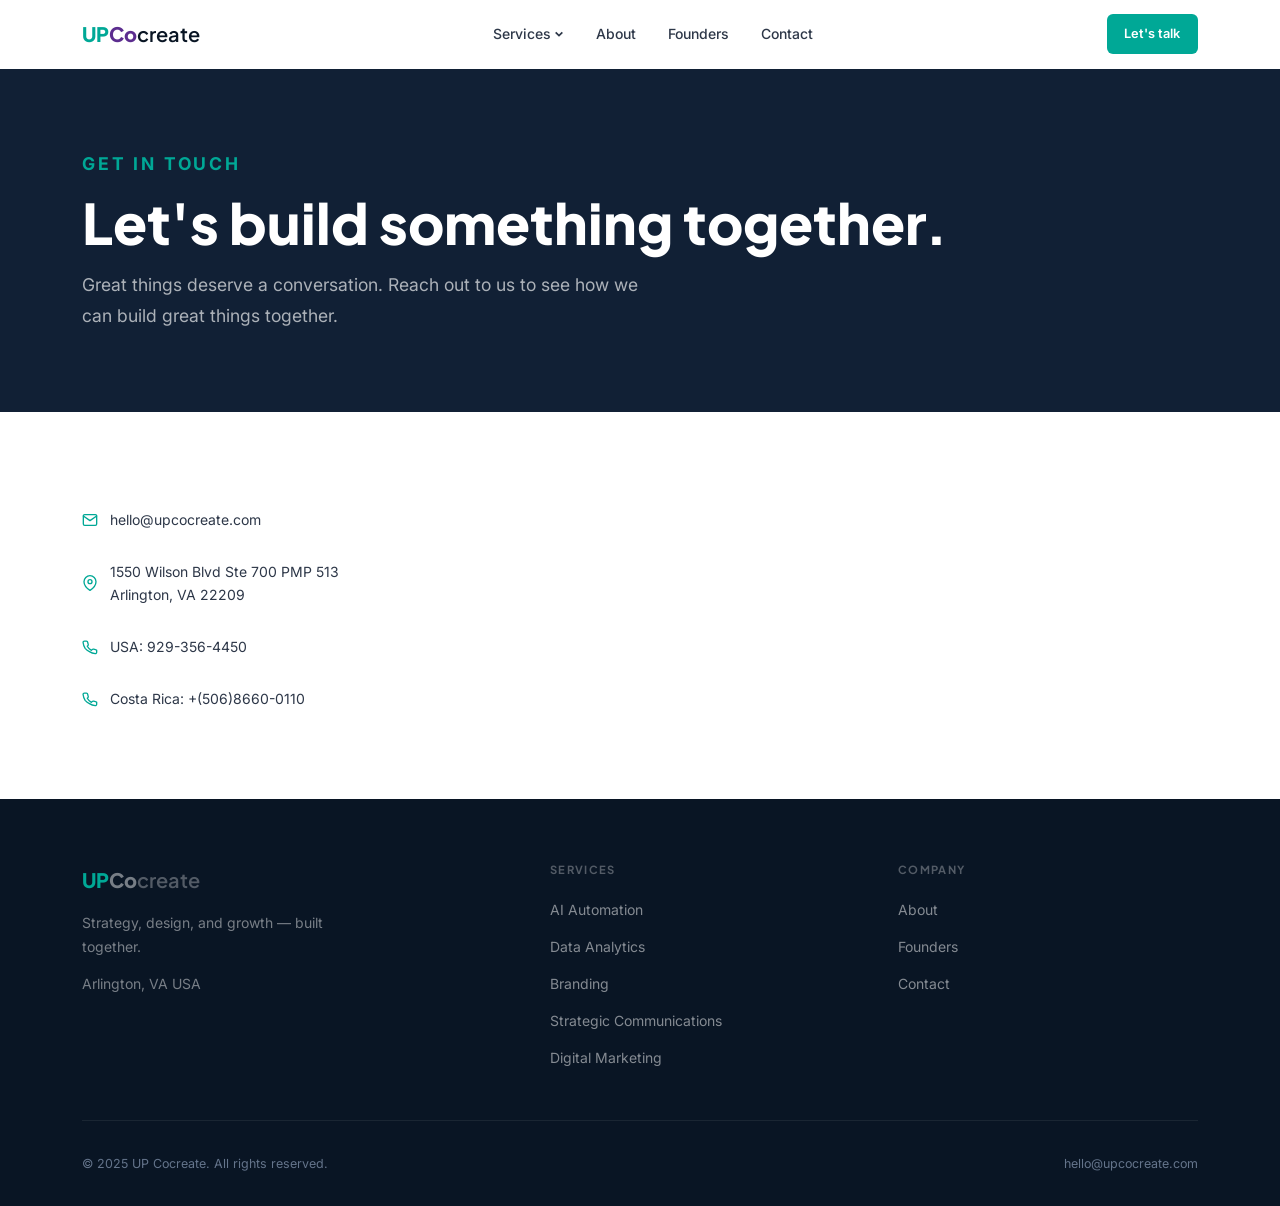
<file: contact.html>
<!DOCTYPE html>
<html lang="en">
<head>
  <meta charset="UTF-8">
  <meta name="viewport" content="width=device-width, initial-scale=1.0">
  <meta name="description" content="Contact UP Cocreate — great things deserve a conversation. Reach out to see how we can build great things together.">
  <meta property="og:title" content="Contact — UP Cocreate">
  <meta property="og:description" content="Great things deserve a conversation. Reach out to us to see how we can build great things together.">
  <meta property="og:type" content="website">
  <title>Contact — UP Cocreate</title>
  <link rel="preconnect" href="https://fonts.googleapis.com">
  <link rel="preconnect" href="https://fonts.gstatic.com" crossorigin>
  <link href="https://fonts.googleapis.com/css2?family=Plus+Jakarta+Sans:wght@700;800&family=Inter:wght@300;400;500&display=swap" rel="stylesheet">
  <link rel="stylesheet" href="styles.css">
  <link rel="icon" type="image/svg+xml" href="assets/favicon/up-cocreate-trans.svg">
</head>
<body>

  <!-- NAV -->
  <header class="header" id="header">
    <div class="container nav-wrap">
      <a href="index.html" class="logo">
        <span class="logo-up">UP</span><span class="logo-co"> Co</span><span class="logo-create">create</span>
      </a>
      <nav aria-label="Main navigation">
        <ul class="nav" style="list-style:none;display:flex;align-items:center;gap:.25rem;">
          <li class="nav-item">
            <a href="services/ai-automation.html" class="nav-link">Services
              <svg class="nav-chevron" viewBox="0 0 12 12" fill="none" stroke="currentColor" stroke-width="2" aria-hidden="true"><path d="M2 4l4 4 4-4"/></svg>
            </a>
            <div class="dropdown">
              <a href="services/ai-automation.html"><span class="dropdown-icon"><svg width="14" height="14" viewBox="0 0 24 24" fill="none" stroke="currentColor" stroke-width="2" aria-hidden="true"><circle cx="12" cy="12" r="3"/><path d="M12 1v4M12 19v4M4.22 4.22l2.83 2.83M16.95 16.95l2.83 2.83M1 12h4M19 12h4M4.22 19.78l2.83-2.83M16.95 7.05l2.83-2.83"/></svg></span>AI Automation</a>
              <a href="services/data-analytics.html"><span class="dropdown-icon"><svg width="14" height="14" viewBox="0 0 24 24" fill="none" stroke="currentColor" stroke-width="2" aria-hidden="true"><path d="M3 3v18h18"/><path d="M18 17V9"/><path d="M13 17V5"/><path d="M8 17v-3"/></svg></span>Data Analytics</a>
              <a href="services/branding.html"><span class="dropdown-icon"><svg width="14" height="14" viewBox="0 0 24 24" fill="none" stroke="currentColor" stroke-width="2" aria-hidden="true"><polygon points="12 2 15.09 8.26 22 9.27 17 14.14 18.18 21.02 12 17.77 5.82 21.02 7 14.14 2 9.27 8.91 8.26 12 2"/></svg></span>Branding</a>
              <a href="services/strategic-communications.html"><span class="dropdown-icon"><svg width="14" height="14" viewBox="0 0 24 24" fill="none" stroke="currentColor" stroke-width="2" aria-hidden="true"><path d="M21 15a2 2 0 0 1-2 2H7l-4 4V5a2 2 0 0 1 2-2h14a2 2 0 0 1 2 2z"/></svg></span>Strategic Communications</a>
              <a href="services/digital-marketing.html"><span class="dropdown-icon"><svg width="14" height="14" viewBox="0 0 24 24" fill="none" stroke="currentColor" stroke-width="2" aria-hidden="true"><polyline points="22 12 18 12 15 21 9 3 6 12 2 12"/></svg></span>Digital Marketing</a>
            </div>
          </li>
          <li><a href="about.html" class="nav-link">About</a></li>
          <li><a href="about.html#founders" class="nav-link">Founders</a></li>
          <li><a href="contact.html" class="nav-link" aria-current="page">Contact</a></li>
        </ul>
      </nav>
      <div class="nav-right">
        <a href="contact.html" class="btn btn-teal btn-sm">Let's talk</a>
      </div>
      <button class="hamburger" id="hamburger" aria-label="Toggle menu" aria-expanded="false"><span></span><span></span><span></span></button>
    </div>
  </header>

  <div class="mobile-menu" id="mobileMenu" aria-hidden="true">
    <ul>
      <li><a href="services/ai-automation.html">AI Automation</a></li>
      <li><a href="services/data-analytics.html">Data Analytics</a></li>
      <li><a href="services/branding.html">Branding</a></li>
      <li><a href="services/strategic-communications.html">Strategic Communications</a></li>
      <li><a href="services/digital-marketing.html">Digital Marketing</a></li>
      <li><a href="about.html">About</a></li>
      <li><a href="about.html#founders">Founders</a></li>
      <li><a href="contact.html">Contact</a></li>
    </ul>
  </div>

  <main>

    <!-- PAGE HERO -->
    <section class="page-hero">
      <div class="container">
        <p class="eyebrow">Get in touch</p>
        <h1>Let's build something together.</h1>
        <p>Great things deserve a conversation. Reach out to us to see how we can build great things together.</p>
      </div>
    </section>

    <!-- CONTACT DETAILS -->
    <section class="section contact">
      <div class="container">
        <div class="contact-info">
          <div class="contact-detail">
            <svg width="16" height="16" viewBox="0 0 24 24" fill="none" stroke="currentColor" stroke-width="2" stroke-linecap="round" stroke-linejoin="round" aria-hidden="true"><path d="M4 4h16c1.1 0 2 .9 2 2v12c0 1.1-.9 2-2 2H4c-1.1 0-2-.9-2-2V6c0-1.1.9-2 2-2z"/><polyline points="22,6 12,13 2,6"/></svg>
            <a href="mailto:hello@upcocreate.com">hello@upcocreate.com</a>
          </div>
          <div class="contact-detail">
            <svg width="16" height="16" viewBox="0 0 24 24" fill="none" stroke="currentColor" stroke-width="2" stroke-linecap="round" stroke-linejoin="round" aria-hidden="true"><path d="M21 10c0 7-9 13-9 13s-9-6-9-13a9 9 0 0 1 18 0z"/><circle cx="12" cy="10" r="3"/></svg>
            <span>1550 Wilson Blvd Ste 700 PMP 513<br>Arlington, VA 22209</span>
          </div>
          <div class="contact-detail">
            <svg width="16" height="16" viewBox="0 0 24 24" fill="none" stroke="currentColor" stroke-width="2" stroke-linecap="round" stroke-linejoin="round" aria-hidden="true"><path d="M22 16.92v3a2 2 0 0 1-2.18 2 19.79 19.79 0 0 1-8.63-3.07A19.5 19.5 0 0 1 4.69 14a19.79 19.79 0 0 1-3.07-8.67A2 2 0 0 1 3.6 3.22h3a2 2 0 0 1 2 1.72c.127.96.361 1.903.7 2.81a2 2 0 0 1-.45 2.11L7.91 10.91a16 16 0 0 0 6.16 6.16l1.27-1.27a2 2 0 0 1 2.11-.45c.907.339 1.85.573 2.81.7a2 2 0 0 1 1.72 2.02z"/></svg>
            <span>USA: <a href="tel:+19293564450">929-356-4450</a></span>
          </div>
          <div class="contact-detail">
            <svg width="16" height="16" viewBox="0 0 24 24" fill="none" stroke="currentColor" stroke-width="2" stroke-linecap="round" stroke-linejoin="round" aria-hidden="true"><path d="M22 16.92v3a2 2 0 0 1-2.18 2 19.79 19.79 0 0 1-8.63-3.07A19.5 19.5 0 0 1 4.69 14a19.79 19.79 0 0 1-3.07-8.67A2 2 0 0 1 3.6 3.22h3a2 2 0 0 1 2 1.72c.127.96.361 1.903.7 2.81a2 2 0 0 1-.45 2.11L7.91 10.91a16 16 0 0 0 6.16 6.16l1.27-1.27a2 2 0 0 1 2.11-.45c.907.339 1.85.573 2.81.7a2 2 0 0 1 1.72 2.02z"/></svg>
            <span>Costa Rica: <a href="tel:+50686600110">+(506)8660-0110</a></span>
          </div>
        </div>
      </div>
    </section>

  </main>

  <!-- FOOTER -->
  <footer class="footer">
    <div class="container">
      <div class="footer-top">
        <div class="footer-brand">
          <a href="index.html" class="logo footer-logo"><span class="logo-up">UP</span><span class="logo-co"> Co</span><span class="logo-create">create</span></a>
          <p>Strategy, design, and growth — built together.</p>
          <p class="footer-address">Arlington, VA USA</p>
        </div>
        <div class="footer-col">
          <h4>Services</h4>
          <ul>
            <li><a href="services/ai-automation.html">AI Automation</a></li>
            <li><a href="services/data-analytics.html">Data Analytics</a></li>
            <li><a href="services/branding.html">Branding</a></li>
            <li><a href="services/strategic-communications.html">Strategic Communications</a></li>
            <li><a href="services/digital-marketing.html">Digital Marketing</a></li>
          </ul>
        </div>
        <div class="footer-col">
          <h4>Company</h4>
          <ul>
            <li><a href="about.html">About</a></li>
            <li><a href="about.html#founders">Founders</a></li>
            <li><a href="contact.html">Contact</a></li>
          </ul>
        </div>
      </div>
      <div class="footer-bottom">
        <p>&copy; 2025 UP Cocreate. All rights reserved.</p>
        <p><a href="mailto:hello@upcocreate.com">hello@upcocreate.com</a></p>
      </div>
    </div>
  </footer>

  <script src="script.js"></script>
</body>
</html>
</file>
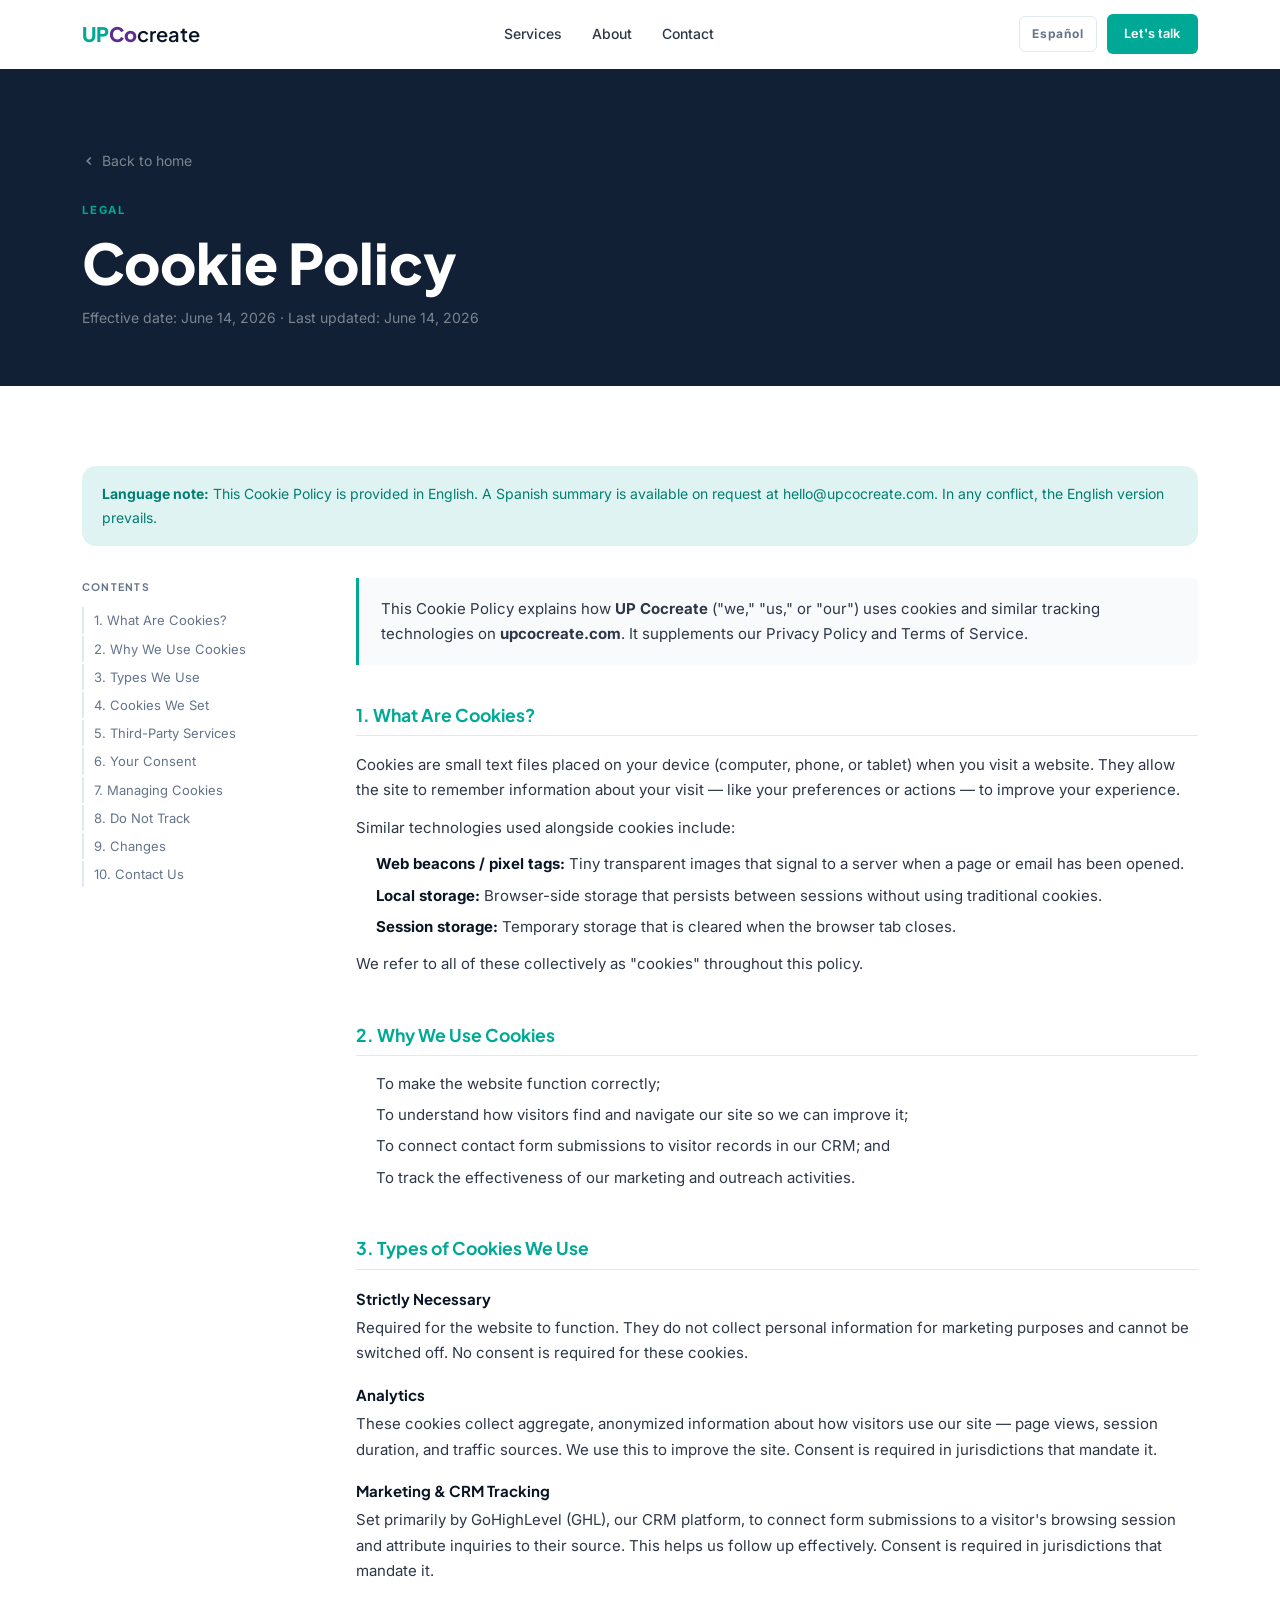
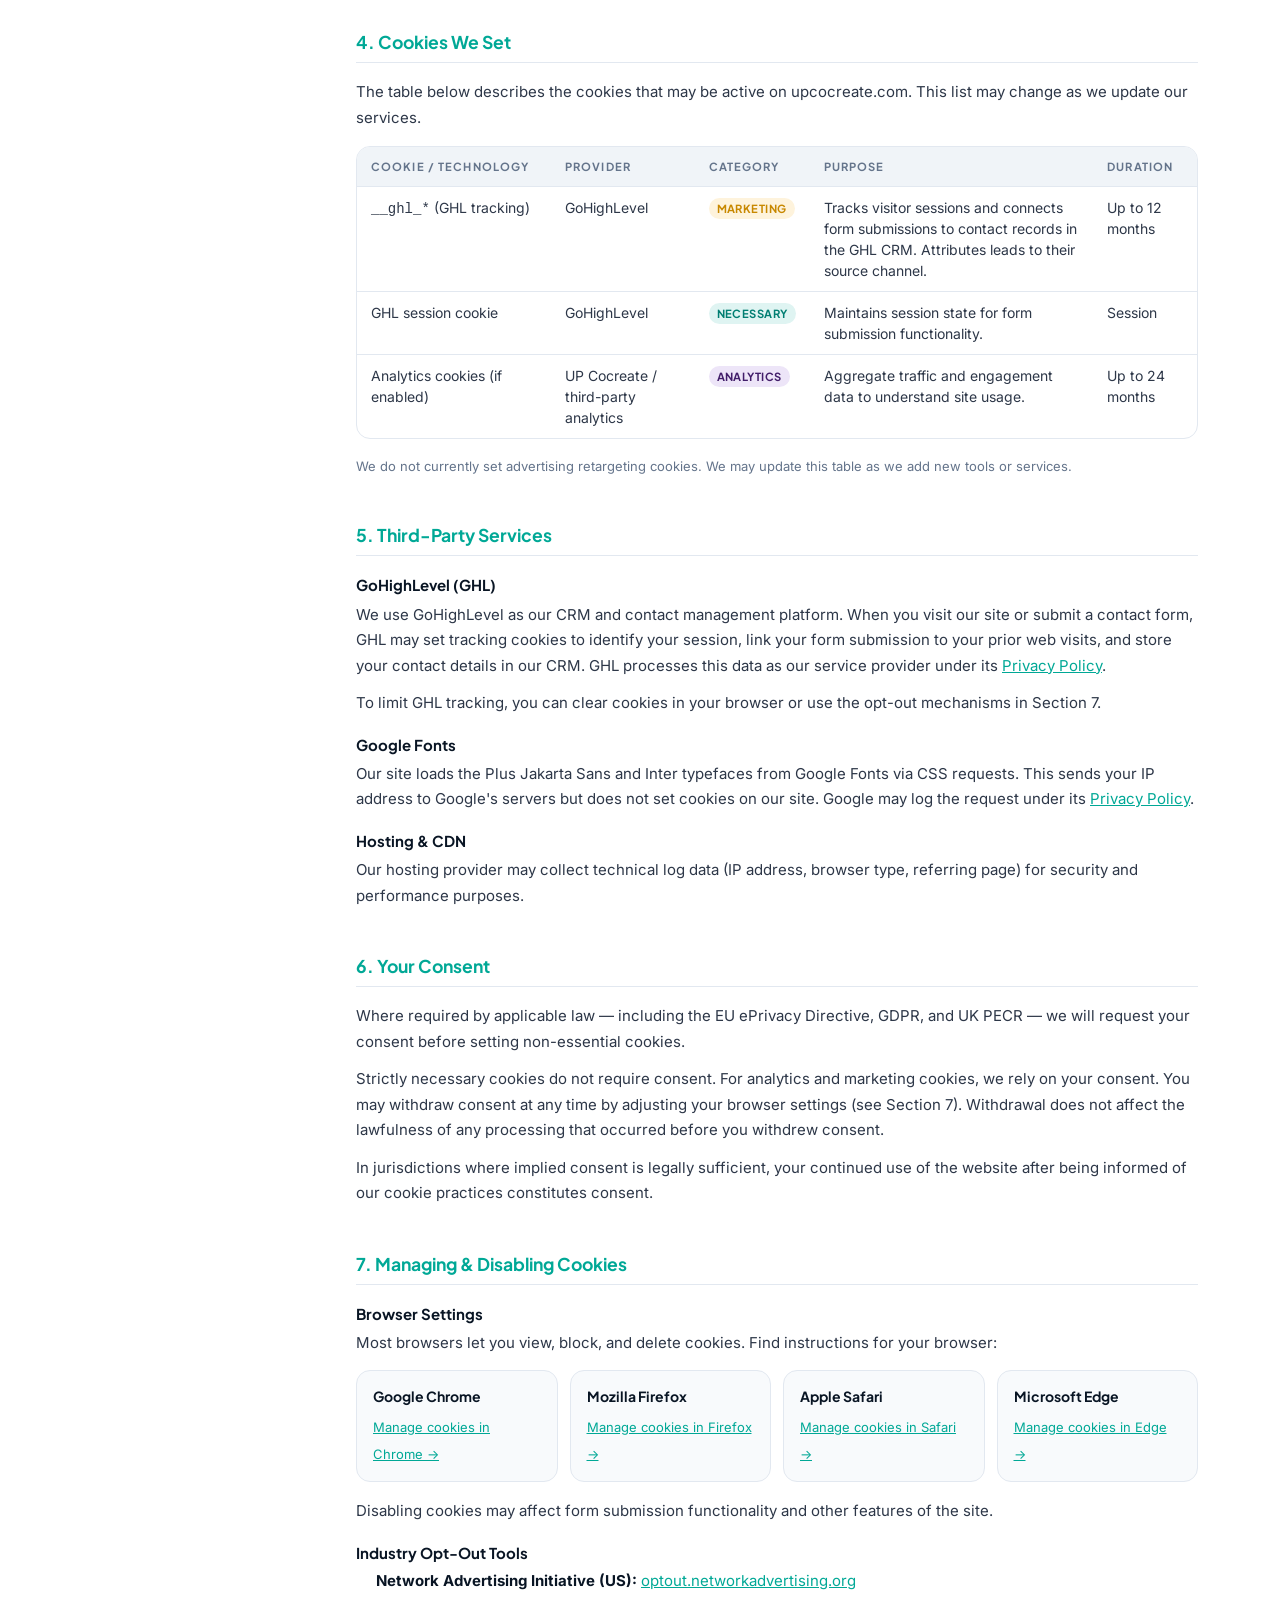
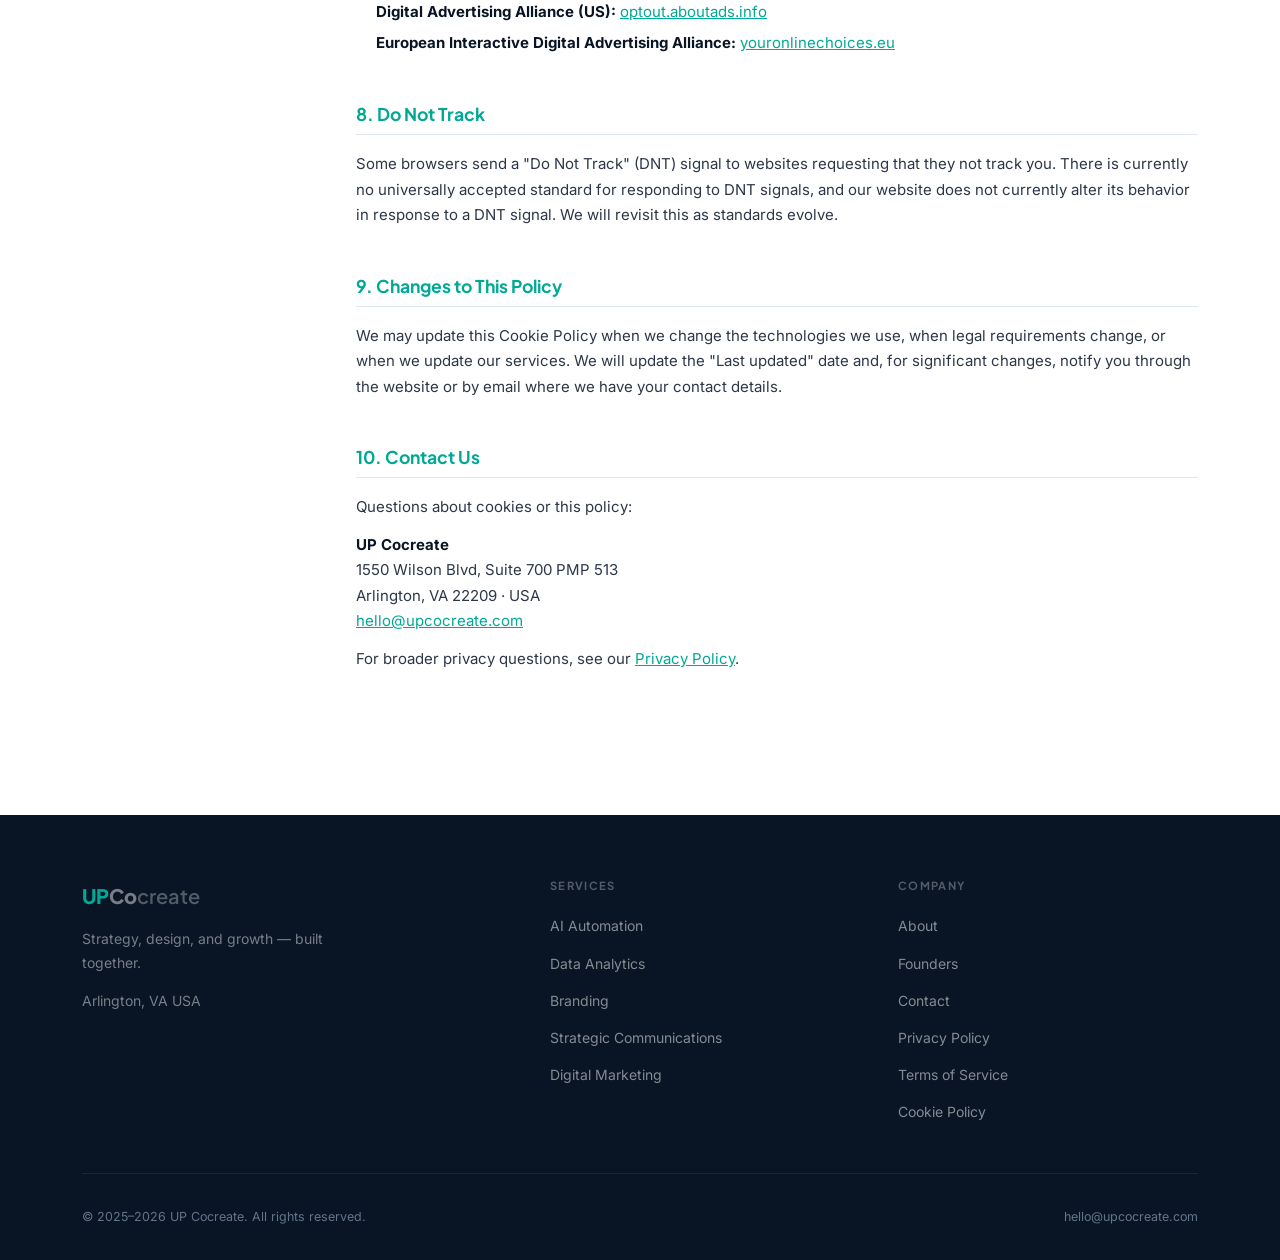
<file: cookies.html>
﻿<!DOCTYPE html>
<html lang="en">
<head>
  <meta charset="UTF-8">
  <meta name="viewport" content="width=device-width, initial-scale=1.0">
  <meta name="description" content="UP Cocreate Cookie Policy — how we use cookies and tracking technologies on upcocreate.com.">
  <meta name="robots" content="noindex">
  <title>Cookie Policy — UP Cocreate</title>
  <link rel="preconnect" href="https://fonts.googleapis.com">
  <link rel="preconnect" href="https://fonts.gstatic.com" crossorigin>
  <link href="https://fonts.googleapis.com/css2?family=Plus+Jakarta+Sans:wght@400;500;600;700;800&family=Inter:wght@300;400;500&display=swap" rel="stylesheet">
  <link rel="stylesheet" href="styles.css">
  <link rel="icon" type="image/svg+xml" href="assets/favicon/up-cocreate-trans.svg">

  <style>
    .legal-hero {
      background: var(--dark2);
      padding: 5rem 0 3.5rem;
    }
    .legal-hero .eyebrow { color: var(--teal); }
    .legal-hero h1 { color: var(--white); margin: 0.5rem 0 0.75rem; }
    .legal-hero .meta {
      font-size: 0.875rem;
      color: rgba(255,255,255,.45);
      font-family: var(--font-body);
    }

    .legal-body {
      background: var(--white);
      padding: 5rem 0 6rem;
    }
    .legal-layout {
      display: grid;
      grid-template-columns: 210px 1fr;
      gap: 4rem;
      align-items: start;
    }
    @media (max-width: 768px) {
      .legal-layout { grid-template-columns: 1fr; gap: 2rem; }
      .legal-toc    { display: none; }
    }

    .legal-toc {
      position: sticky;
      top: 90px;
    }
    .legal-toc-label {
      font-family: var(--font-head);
      font-size: 0.65rem;
      font-weight: 700;
      letter-spacing: 0.12em;
      text-transform: uppercase;
      color: var(--muted);
      margin-bottom: 0.75rem;
    }
    .legal-toc ol { list-style: none; }
    .legal-toc li { margin-bottom: 2px; }
    .legal-toc a {
      font-size: 0.8125rem;
      color: var(--muted);
      display: block;
      padding: 4px 0 4px 10px;
      border-left: 2px solid var(--border);
      transition: color var(--ease), border-color var(--ease);
      line-height: 1.4;
    }
    .legal-toc a:hover {
      color: var(--teal);
      border-left-color: var(--teal);
    }

    .legal-content { min-width: 0; }
    .legal-lead {
      background: var(--surface);
      border-left: 3px solid var(--teal);
      border-radius: 0 var(--radius) var(--radius) 0;
      padding: 1.125rem 1.375rem;
      margin-bottom: 2.5rem;
    }
    .legal-lead p {
      margin: 0;
      font-size: 0.9375rem;
      color: var(--text);
      max-width: none;
    }

    .ls { margin-bottom: 3rem; }
    .ls h2 {
      font-family: var(--font-head);
      font-size: 1.1rem;
      font-weight: 700;
      color: var(--teal);
      margin-bottom: 1rem;
      padding-bottom: 0.625rem;
      border-bottom: 1px solid var(--border);
    }
    .ls h3 {
      font-size: 0.9375rem;
      font-weight: 700;
      color: var(--dark);
      margin: 1.25rem 0 0.5rem;
      font-family: var(--font-head);
    }
    .ls p {
      font-size: 0.9375rem;
      color: var(--text);
      margin-bottom: 0.75rem;
      max-width: none;
      line-height: 1.7;
    }
    .ls ul, .ls ol {
      padding-left: 1.25rem;
      margin-bottom: 0.75rem;
    }
    .ls li {
      font-size: 0.9375rem;
      color: var(--text);
      margin-bottom: 0.4rem;
      line-height: 1.65;
    }
    .ls a { color: var(--teal); text-decoration: underline; }
    .ls a:hover { color: var(--teal-dark); }
    .ls strong { color: var(--dark); }

    /* Cookie table */
    .cookie-table-wrap {
      overflow-x: auto;
      border-radius: var(--radius-lg);
      border: 1px solid var(--border);
      margin: 1rem 0;
    }
    .cookie-table {
      width: 100%;
      border-collapse: collapse;
      font-size: 0.875rem;
    }
    .cookie-table thead { background: var(--surface2); }
    .cookie-table th {
      text-align: left;
      padding: 0.625rem 0.875rem;
      font-family: var(--font-head);
      font-size: 0.7rem;
      font-weight: 700;
      letter-spacing: 0.1em;
      text-transform: uppercase;
      color: var(--muted);
      border-bottom: 1px solid var(--border);
      white-space: nowrap;
    }
    .cookie-table td {
      padding: 0.625rem 0.875rem;
      color: var(--text);
      border-bottom: 1px solid var(--border);
      vertical-align: top;
      line-height: 1.5;
    }
    .cookie-table tr:last-child td { border-bottom: none; }
    .cookie-table tbody tr:hover { background: var(--surface); }

    .badge {
      display: inline-block;
      font-size: 0.7rem;
      font-weight: 700;
      padding: 2px 8px;
      border-radius: 9999px;
      letter-spacing: 0.04em;
      text-transform: uppercase;
      white-space: nowrap;
      font-family: var(--font-head);
    }
    .badge-necessary { background: var(--teal-light); color: var(--teal-dark); }
    .badge-analytics { background: var(--purple-light); color: var(--purple-dark); }
    .badge-marketing { background: var(--gold-light); color: var(--gold-dark); }

    .browser-grid {
      display: grid;
      grid-template-columns: repeat(auto-fill, minmax(200px, 1fr));
      gap: 0.75rem;
      margin-top: 0.875rem;
    }
    .browser-card {
      background: var(--surface);
      border: 1px solid var(--border);
      border-radius: var(--radius-lg);
      padding: 0.875rem 1rem;
    }
    .browser-card strong {
      display: block;
      font-family: var(--font-head);
      font-size: 0.875rem;
      color: var(--dark);
      margin-bottom: 0.25rem;
    }
    .browser-card a { font-size: 0.8125rem; }

    .lang-note {
      background: var(--teal-light);
      border-radius: var(--radius-lg);
      padding: 1rem 1.25rem;
      margin-bottom: 2rem;
      font-size: 0.875rem;
      color: var(--teal-dark);
    }
  </style>
</head>
<body>

  <!-- HEADER -->
  <header class="header" id="header">
    <div class="container nav-wrap">
      <a href="index.html" class="logo" aria-label="UP Cocreate home">
        <span class="logo-up">UP</span><span class="logo-co"> Co</span><span class="logo-create">create</span>
      </a>
      <nav aria-label="Main navigation">
        <ul class="nav">
          <li><a href="index.html#services" class="nav-link"><span data-lang="en">Services</span><span data-lang="es">Servicios</span></a></li>
          <li><a href="about.html" class="nav-link"><span data-lang="en">About</span><span data-lang="es">Nosotros</span></a></li>
          <li><a href="contact.html" class="nav-link"><span data-lang="en">Contact</span><span data-lang="es">Contacto</span></a></li>
        </ul>
      </nav>
      <div class="nav-right">
        <button class="lang-toggle desktop" id="langToggle" aria-label="Toggle language">Español</button>
        <a href="contact.html" class="btn btn-teal btn-sm"><span data-lang="en">Let's talk</span><span data-lang="es">Hablemos</span></a>
      </div>
      <button class="hamburger" id="hamburger" aria-label="Toggle menu" aria-expanded="false">
        <span></span><span></span><span></span>
      </button>
    </div>
  </header>

  <!-- MOBILE MENU -->
  <div class="mobile-menu" id="mobileMenu" aria-hidden="true">
    <ul>
      <li><a href="index.html#services"><span data-lang="en">Services</span><span data-lang="es">Servicios</span></a></li>
      <li><a href="about.html"><span data-lang="en">About</span><span data-lang="es">Nosotros</span></a></li>
      <li><a href="contact.html"><span data-lang="en">Contact</span><span data-lang="es">Contacto</span></a></li>
    </ul>
    <div class="mobile-lang-row">
      <button class="lang-toggle" id="langToggleMobile" aria-label="Toggle language">Español</button>
    </div>
  </div>

  <main>

    <!-- HERO -->
    <div class="legal-hero">
      <div class="container">
        <a href="index.html" class="back-link">
          <svg width="14" height="14" viewBox="0 0 16 16" fill="none" stroke="currentColor" stroke-width="2" aria-hidden="true"><path d="M10 12L6 8l4-4"/></svg>
          <span data-lang="en">Back to home</span><span data-lang="es">Volver al inicio</span>
        </a>
        <p class="eyebrow"><span data-lang="en">Legal</span><span data-lang="es">Legal</span></p>
        <h1><span data-lang="en">Cookie Policy</span><span data-lang="es">Política de Cookies</span></h1>
        <p class="meta"><span data-lang="en">Effective date: June 14, 2026 · Last updated: June 14, 2026</span><span data-lang="es">Fecha de vigencia: 14 de junio de 2026 · Última actualización: 14 de junio de 2026</span></p>
      </div>
    </div>

    <!-- BODY -->
    <div class="legal-body">
      <div class="container">

        <div class="lang-note">
          <strong>Language note:</strong> This Cookie Policy is provided in English. A Spanish summary is available on request at <a href="mailto:hello@upcocreate.com">hello@upcocreate.com</a>. In any conflict, the English version prevails.
        </div>

        <div class="legal-layout">

          <!-- TOC -->
          <aside class="legal-toc" aria-label="Table of contents">
            <p class="legal-toc-label">Contents</p>
            <ol>
              <li><a href="#what-are-cookies">1. What Are Cookies?</a></li>
              <li><a href="#why-we-use">2. Why We Use Cookies</a></li>
              <li><a href="#types">3. Types We Use</a></li>
              <li><a href="#cookie-list">4. Cookies We Set</a></li>
              <li><a href="#third-party">5. Third-Party Services</a></li>
              <li><a href="#consent">6. Your Consent</a></li>
              <li><a href="#manage">7. Managing Cookies</a></li>
              <li><a href="#do-not-track">8. Do Not Track</a></li>
              <li><a href="#changes">9. Changes</a></li>
              <li><a href="#contact">10. Contact Us</a></li>
            </ol>
          </aside>

          <!-- CONTENT -->
          <div class="legal-content">

            <div class="legal-lead">
              <p>This Cookie Policy explains how <strong>UP Cocreate</strong> ("we," "us," or "our") uses cookies and similar tracking technologies on <strong>upcocreate.com</strong>. It supplements our <a href="privacy.html">Privacy Policy</a> and <a href="terms.html">Terms of Service</a>.</p>
            </div>

            <!-- 1 -->
            <section class="ls" id="what-are-cookies">
              <h2>1. What Are Cookies?</h2>
              <p>Cookies are small text files placed on your device (computer, phone, or tablet) when you visit a website. They allow the site to remember information about your visit — like your preferences or actions — to improve your experience.</p>
              <p>Similar technologies used alongside cookies include:</p>
              <ul>
                <li><strong>Web beacons / pixel tags:</strong> Tiny transparent images that signal to a server when a page or email has been opened.</li>
                <li><strong>Local storage:</strong> Browser-side storage that persists between sessions without using traditional cookies.</li>
                <li><strong>Session storage:</strong> Temporary storage that is cleared when the browser tab closes.</li>
              </ul>
              <p>We refer to all of these collectively as "cookies" throughout this policy.</p>
            </section>

            <!-- 2 -->
            <section class="ls" id="why-we-use">
              <h2>2. Why We Use Cookies</h2>
              <ul>
                <li>To make the website function correctly;</li>
                <li>To understand how visitors find and navigate our site so we can improve it;</li>
                <li>To connect contact form submissions to visitor records in our CRM; and</li>
                <li>To track the effectiveness of our marketing and outreach activities.</li>
              </ul>
            </section>

            <!-- 3 -->
            <section class="ls" id="types">
              <h2>3. Types of Cookies We Use</h2>

              <h3>Strictly Necessary</h3>
              <p>Required for the website to function. They do not collect personal information for marketing purposes and cannot be switched off. No consent is required for these cookies.</p>

              <h3>Analytics</h3>
              <p>These cookies collect aggregate, anonymized information about how visitors use our site — page views, session duration, and traffic sources. We use this to improve the site. Consent is required in jurisdictions that mandate it.</p>

              <h3>Marketing &amp; CRM Tracking</h3>
              <p>Set primarily by GoHighLevel (GHL), our CRM platform, to connect form submissions to a visitor's browsing session and attribute inquiries to their source. This helps us follow up effectively. Consent is required in jurisdictions that mandate it.</p>
            </section>

            <!-- 4 -->
            <section class="ls" id="cookie-list">
              <h2>4. Cookies We Set</h2>
              <p>The table below describes the cookies that may be active on upcocreate.com. This list may change as we update our services.</p>

              <div class="cookie-table-wrap">
                <table class="cookie-table" aria-label="Cookie details">
                  <thead>
                    <tr>
                      <th>Cookie / Technology</th>
                      <th>Provider</th>
                      <th>Category</th>
                      <th>Purpose</th>
                      <th>Duration</th>
                    </tr>
                  </thead>
                  <tbody>
                    <tr>
                      <td><code>__ghl_*</code> (GHL tracking)</td>
                      <td>GoHighLevel</td>
                      <td><span class="badge badge-marketing">Marketing</span></td>
                      <td>Tracks visitor sessions and connects form submissions to contact records in the GHL CRM. Attributes leads to their source channel.</td>
                      <td>Up to 12 months</td>
                    </tr>
                    <tr>
                      <td>GHL session cookie</td>
                      <td>GoHighLevel</td>
                      <td><span class="badge badge-necessary">Necessary</span></td>
                      <td>Maintains session state for form submission functionality.</td>
                      <td>Session</td>
                    </tr>
                    <tr>
                      <td>Analytics cookies (if enabled)</td>
                      <td>UP Cocreate / third-party analytics</td>
                      <td><span class="badge badge-analytics">Analytics</span></td>
                      <td>Aggregate traffic and engagement data to understand site usage.</td>
                      <td>Up to 24 months</td>
                    </tr>
                  </tbody>
                </table>
              </div>
              <p style="font-size:0.8125rem; color: var(--muted); margin-top:0.5rem;">We do not currently set advertising retargeting cookies. We may update this table as we add new tools or services.</p>
            </section>

            <!-- 5 -->
            <section class="ls" id="third-party">
              <h2>5. Third-Party Services</h2>

              <h3>GoHighLevel (GHL)</h3>
              <p>We use GoHighLevel as our CRM and contact management platform. When you visit our site or submit a contact form, GHL may set tracking cookies to identify your session, link your form submission to your prior web visits, and store your contact details in our CRM. GHL processes this data as our service provider under its <a href="https://www.gohighlevel.com/privacy-policy" target="_blank" rel="noopener noreferrer">Privacy Policy</a>.</p>
              <p>To limit GHL tracking, you can clear cookies in your browser or use the opt-out mechanisms in Section 7.</p>

              <h3>Google Fonts</h3>
              <p>Our site loads the Plus Jakarta Sans and Inter typefaces from Google Fonts via CSS requests. This sends your IP address to Google's servers but does not set cookies on our site. Google may log the request under its <a href="https://policies.google.com/privacy" target="_blank" rel="noopener noreferrer">Privacy Policy</a>.</p>

              <h3>Hosting &amp; CDN</h3>
              <p>Our hosting provider may collect technical log data (IP address, browser type, referring page) for security and performance purposes.</p>
            </section>

            <!-- 6 -->
            <section class="ls" id="consent">
              <h2>6. Your Consent</h2>
              <p>Where required by applicable law — including the EU ePrivacy Directive, GDPR, and UK PECR — we will request your consent before setting non-essential cookies.</p>
              <p>Strictly necessary cookies do not require consent. For analytics and marketing cookies, we rely on your consent. You may withdraw consent at any time by adjusting your browser settings (see Section 7). Withdrawal does not affect the lawfulness of any processing that occurred before you withdrew consent.</p>
              <p>In jurisdictions where implied consent is legally sufficient, your continued use of the website after being informed of our cookie practices constitutes consent.</p>
            </section>

            <!-- 7 -->
            <section class="ls" id="manage">
              <h2>7. Managing &amp; Disabling Cookies</h2>

              <h3>Browser Settings</h3>
              <p>Most browsers let you view, block, and delete cookies. Find instructions for your browser:</p>

              <div class="browser-grid">
                <div class="browser-card">
                  <strong>Google Chrome</strong>
                  <a href="https://support.google.com/chrome/answer/95647" target="_blank" rel="noopener noreferrer">Manage cookies in Chrome →</a>
                </div>
                <div class="browser-card">
                  <strong>Mozilla Firefox</strong>
                  <a href="https://support.mozilla.org/en-US/kb/cookies-information-websites-store-on-your-computer" target="_blank" rel="noopener noreferrer">Manage cookies in Firefox →</a>
                </div>
                <div class="browser-card">
                  <strong>Apple Safari</strong>
                  <a href="https://support.apple.com/guide/safari/manage-cookies-sfri11471/mac" target="_blank" rel="noopener noreferrer">Manage cookies in Safari →</a>
                </div>
                <div class="browser-card">
                  <strong>Microsoft Edge</strong>
                  <a href="https://support.microsoft.com/en-us/microsoft-edge/delete-cookies-in-microsoft-edge-63947406-40ac-c3b8-57b9-2a946a29ae09" target="_blank" rel="noopener noreferrer">Manage cookies in Edge →</a>
                </div>
              </div>

              <p style="margin-top:1rem;">Disabling cookies may affect form submission functionality and other features of the site.</p>

              <h3>Industry Opt-Out Tools</h3>
              <ul>
                <li><strong>Network Advertising Initiative (US):</strong> <a href="https://optout.networkadvertising.org/" target="_blank" rel="noopener noreferrer">optout.networkadvertising.org</a></li>
                <li><strong>Digital Advertising Alliance (US):</strong> <a href="https://optout.aboutads.info/" target="_blank" rel="noopener noreferrer">optout.aboutads.info</a></li>
                <li><strong>European Interactive Digital Advertising Alliance:</strong> <a href="https://www.youronlinechoices.eu/" target="_blank" rel="noopener noreferrer">youronlinechoices.eu</a></li>
              </ul>
            </section>

            <!-- 8 -->
            <section class="ls" id="do-not-track">
              <h2>8. Do Not Track</h2>
              <p>Some browsers send a "Do Not Track" (DNT) signal to websites requesting that they not track you. There is currently no universally accepted standard for responding to DNT signals, and our website does not currently alter its behavior in response to a DNT signal. We will revisit this as standards evolve.</p>
            </section>

            <!-- 9 -->
            <section class="ls" id="changes">
              <h2>9. Changes to This Policy</h2>
              <p>We may update this Cookie Policy when we change the technologies we use, when legal requirements change, or when we update our services. We will update the "Last updated" date and, for significant changes, notify you through the website or by email where we have your contact details.</p>
            </section>

            <!-- 10 -->
            <section class="ls" id="contact">
              <h2>10. Contact Us</h2>
              <p>Questions about cookies or this policy:</p>
              <p>
                <strong>UP Cocreate</strong><br>
                1550 Wilson Blvd, Suite 700 PMP 513<br>
                Arlington, VA 22209 · USA<br>
                <a href="mailto:hello@upcocreate.com">hello@upcocreate.com</a>
              </p>
              <p>For broader privacy questions, see our <a href="privacy.html">Privacy Policy</a>.</p>
            </section>

          </div>
        </div>
      </div>
    </div>

  </main>

  <!-- FOOTER -->
  <footer class="footer">
    <div class="container">
      <div class="footer-top">
        <div class="footer-brand">
          <a href="index.html" class="logo footer-logo" aria-label="UP Cocreate home">
            <span class="logo-up">UP</span><span class="logo-co"> Co</span><span class="logo-create">create</span>
          </a>
          <p><span data-lang="en">Strategy, design, and growth — built together.</span><span data-lang="es">Estrategia, diseño y crecimiento — construidos juntos.</span></p>
          <p class="footer-address">Arlington, VA USA</p>
        </div>
        <div class="footer-col">
          <h4><span data-lang="en">Services</span><span data-lang="es">Servicios</span></h4>
          <ul>
            <li><a href="services/ai-automation.html"><span data-lang="en">AI Automation</span><span data-lang="es">Automatización con IA</span></a></li>
            <li><a href="services/data-analytics.html"><span data-lang="en">Data Analytics</span><span data-lang="es">Analítica de Datos</span></a></li>
            <li><a href="services/branding.html"><span data-lang="en">Branding</span><span data-lang="es">Marca y Branding</span></a></li>
            <li><a href="services/strategic-communications.html"><span data-lang="en">Strategic Communications</span><span data-lang="es">Comunicaciones Estratégicas</span></a></li>
            <li><a href="services/digital-marketing.html"><span data-lang="en">Digital Marketing</span><span data-lang="es">Marketing Digital</span></a></li>
          </ul>
        </div>
        <div class="footer-col">
          <h4><span data-lang="en">Company</span><span data-lang="es">Empresa</span></h4>
          <ul>
            <li><a href="about.html"><span data-lang="en">About</span><span data-lang="es">Nosotros</span></a></li>
            <li><a href="about.html#founders"><span data-lang="en">Founders</span><span data-lang="es">Fundadores</span></a></li>
            <li><a href="contact.html"><span data-lang="en">Contact</span><span data-lang="es">Contacto</span></a></li>
            <li><a href="privacy.html"><span data-lang="en">Privacy Policy</span><span data-lang="es">Privacidad</span></a></li>
            <li><a href="terms.html"><span data-lang="en">Terms of Service</span><span data-lang="es">Términos</span></a></li>
            <li><a href="cookies.html"><span data-lang="en">Cookie Policy</span><span data-lang="es">Cookies</span></a></li>
          </ul>
        </div>
      </div>
      <div class="footer-bottom">
        <p>© 2025–2026 UP Cocreate. <span data-lang="en">All rights reserved.</span><span data-lang="es">Todos los derechos reservados.</span></p>
        <p><a href="mailto:hello@upcocreate.com">hello@upcocreate.com</a></p>
      </div>
    </div>
  </footer>

  <script src="script.js"></script>
</body>
</html>
</file>
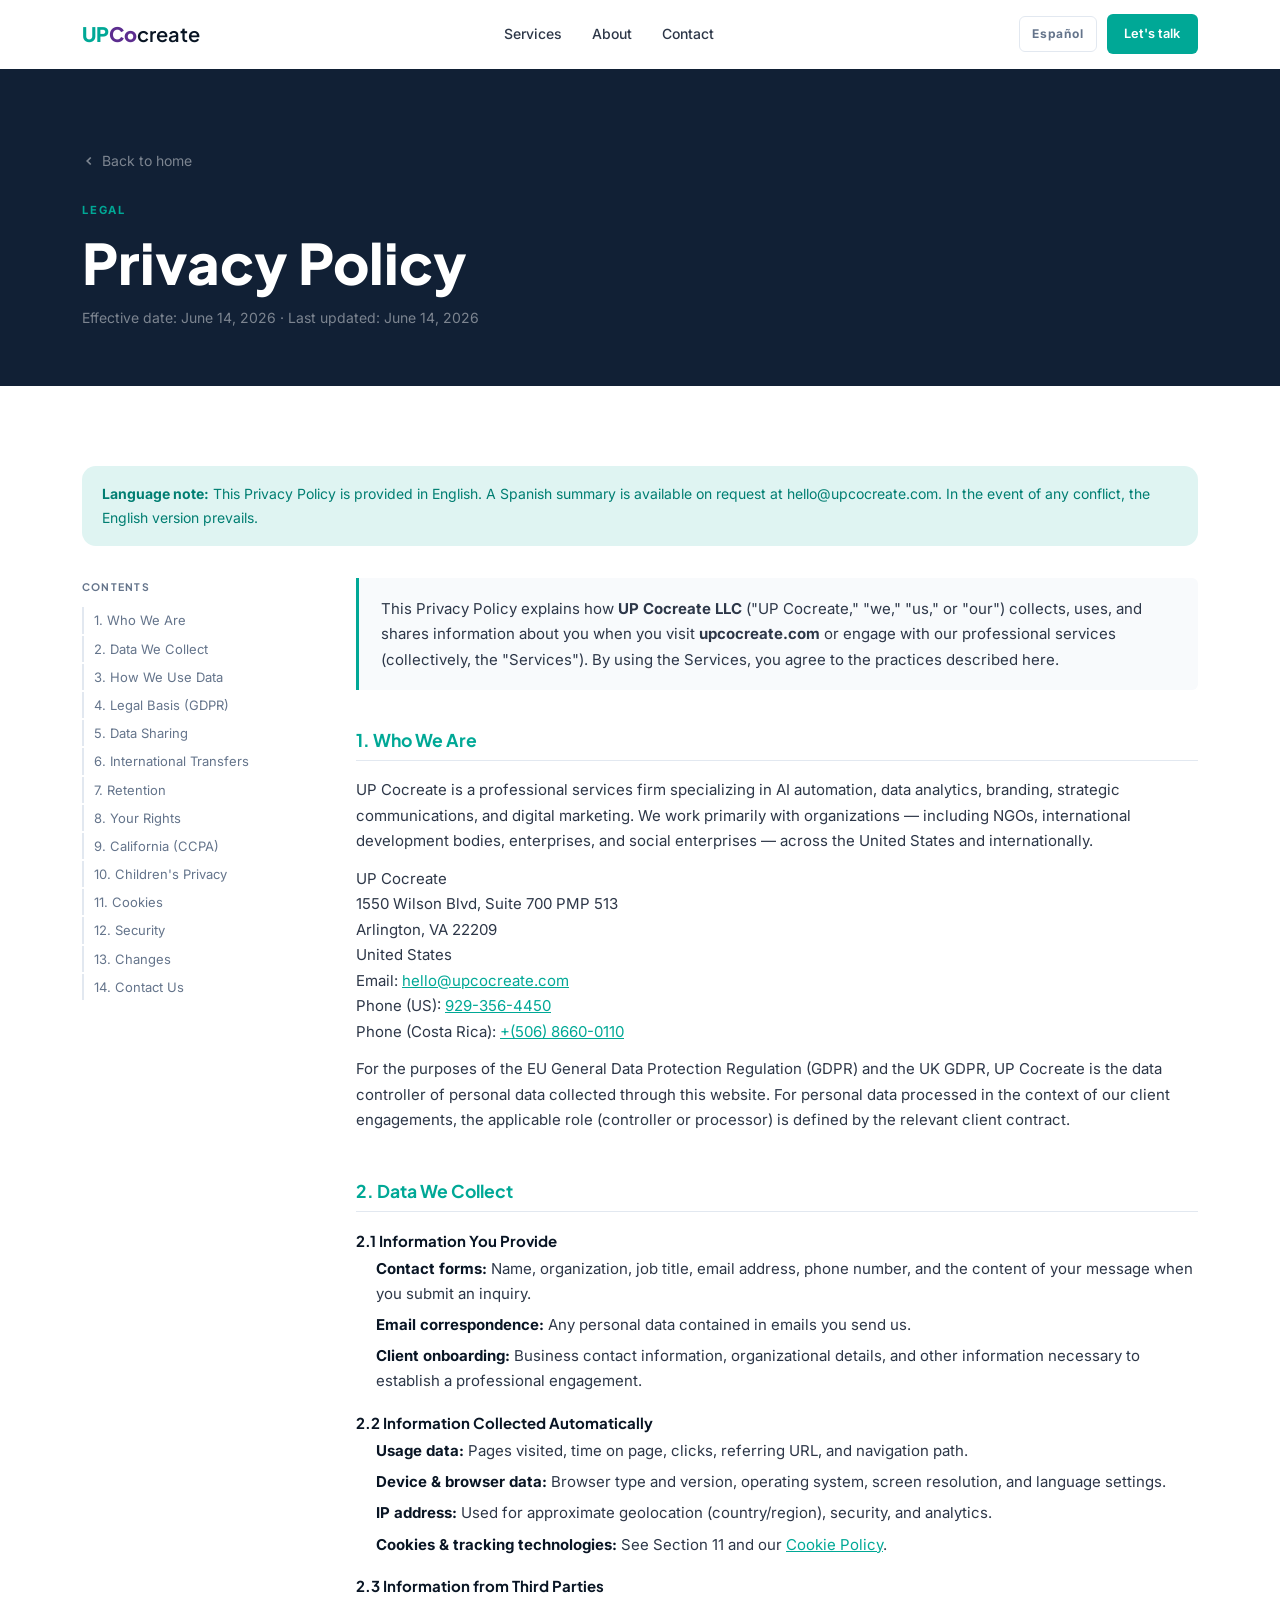
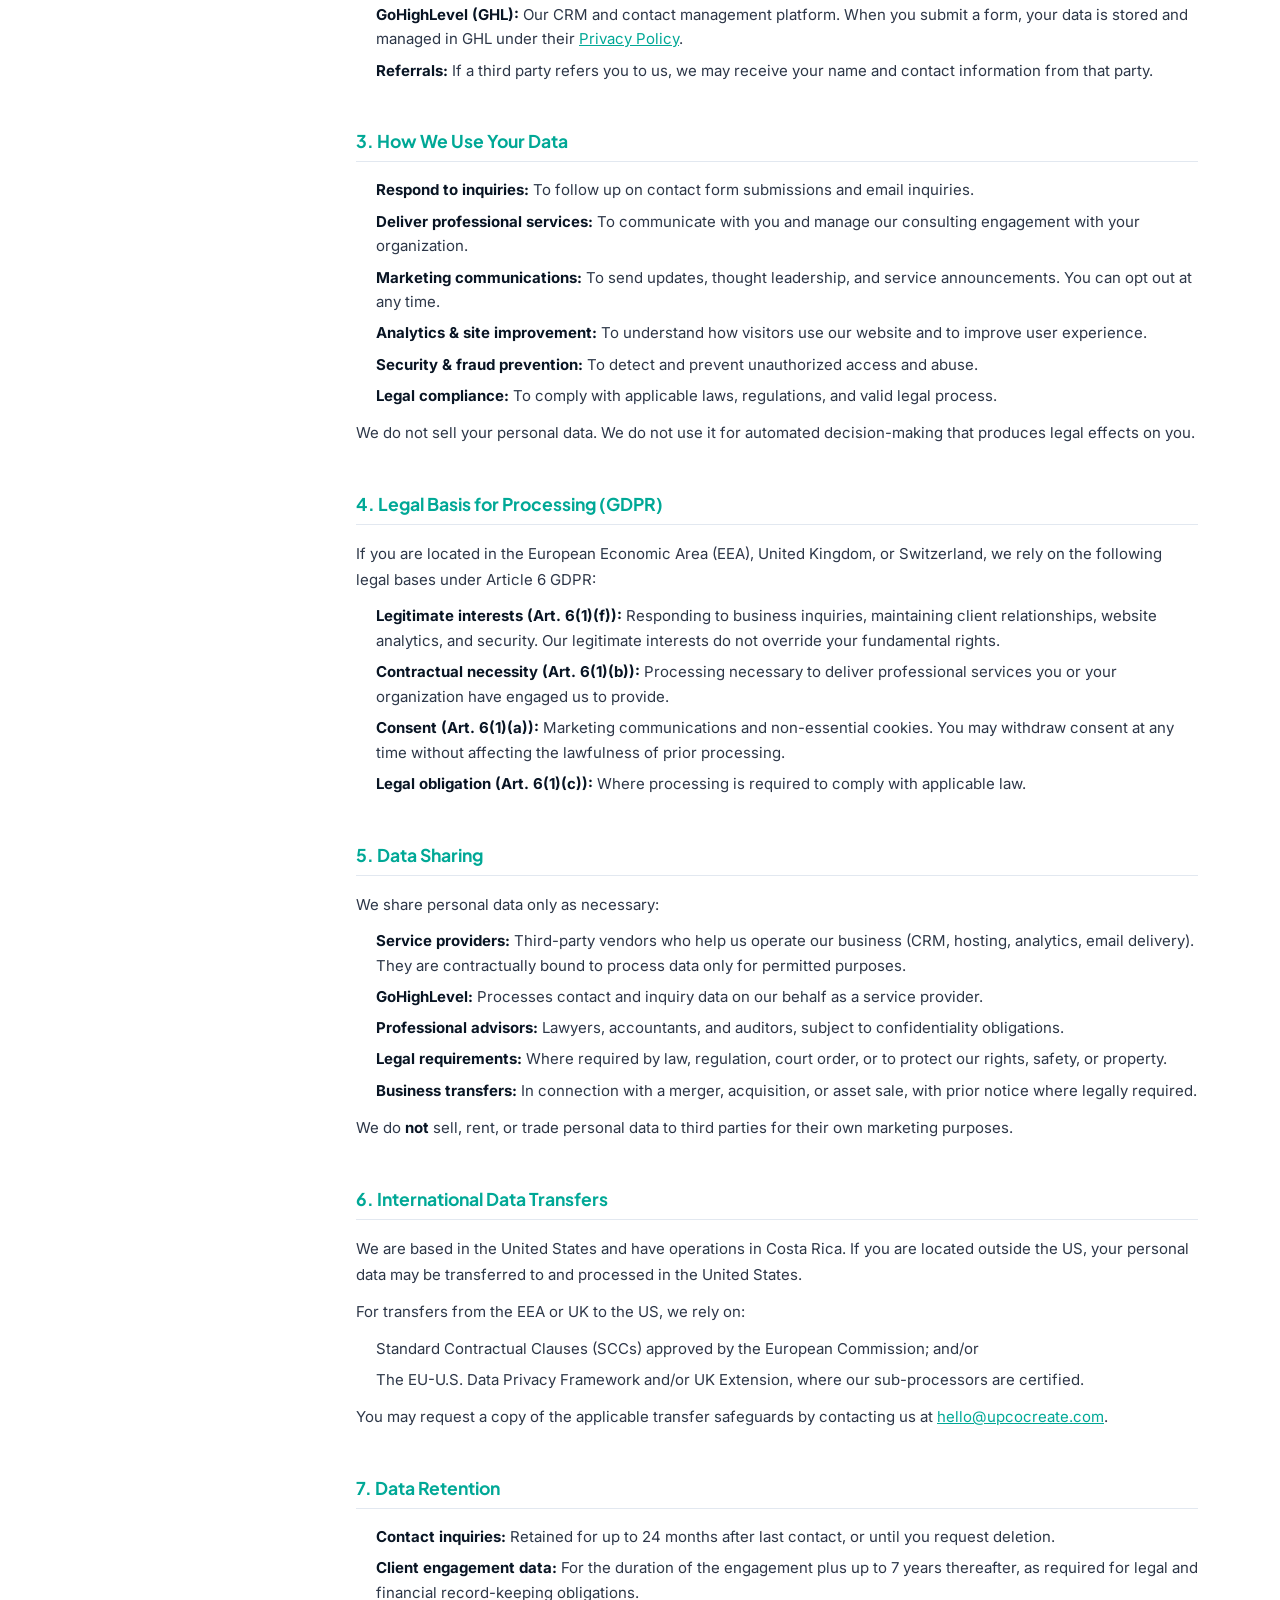
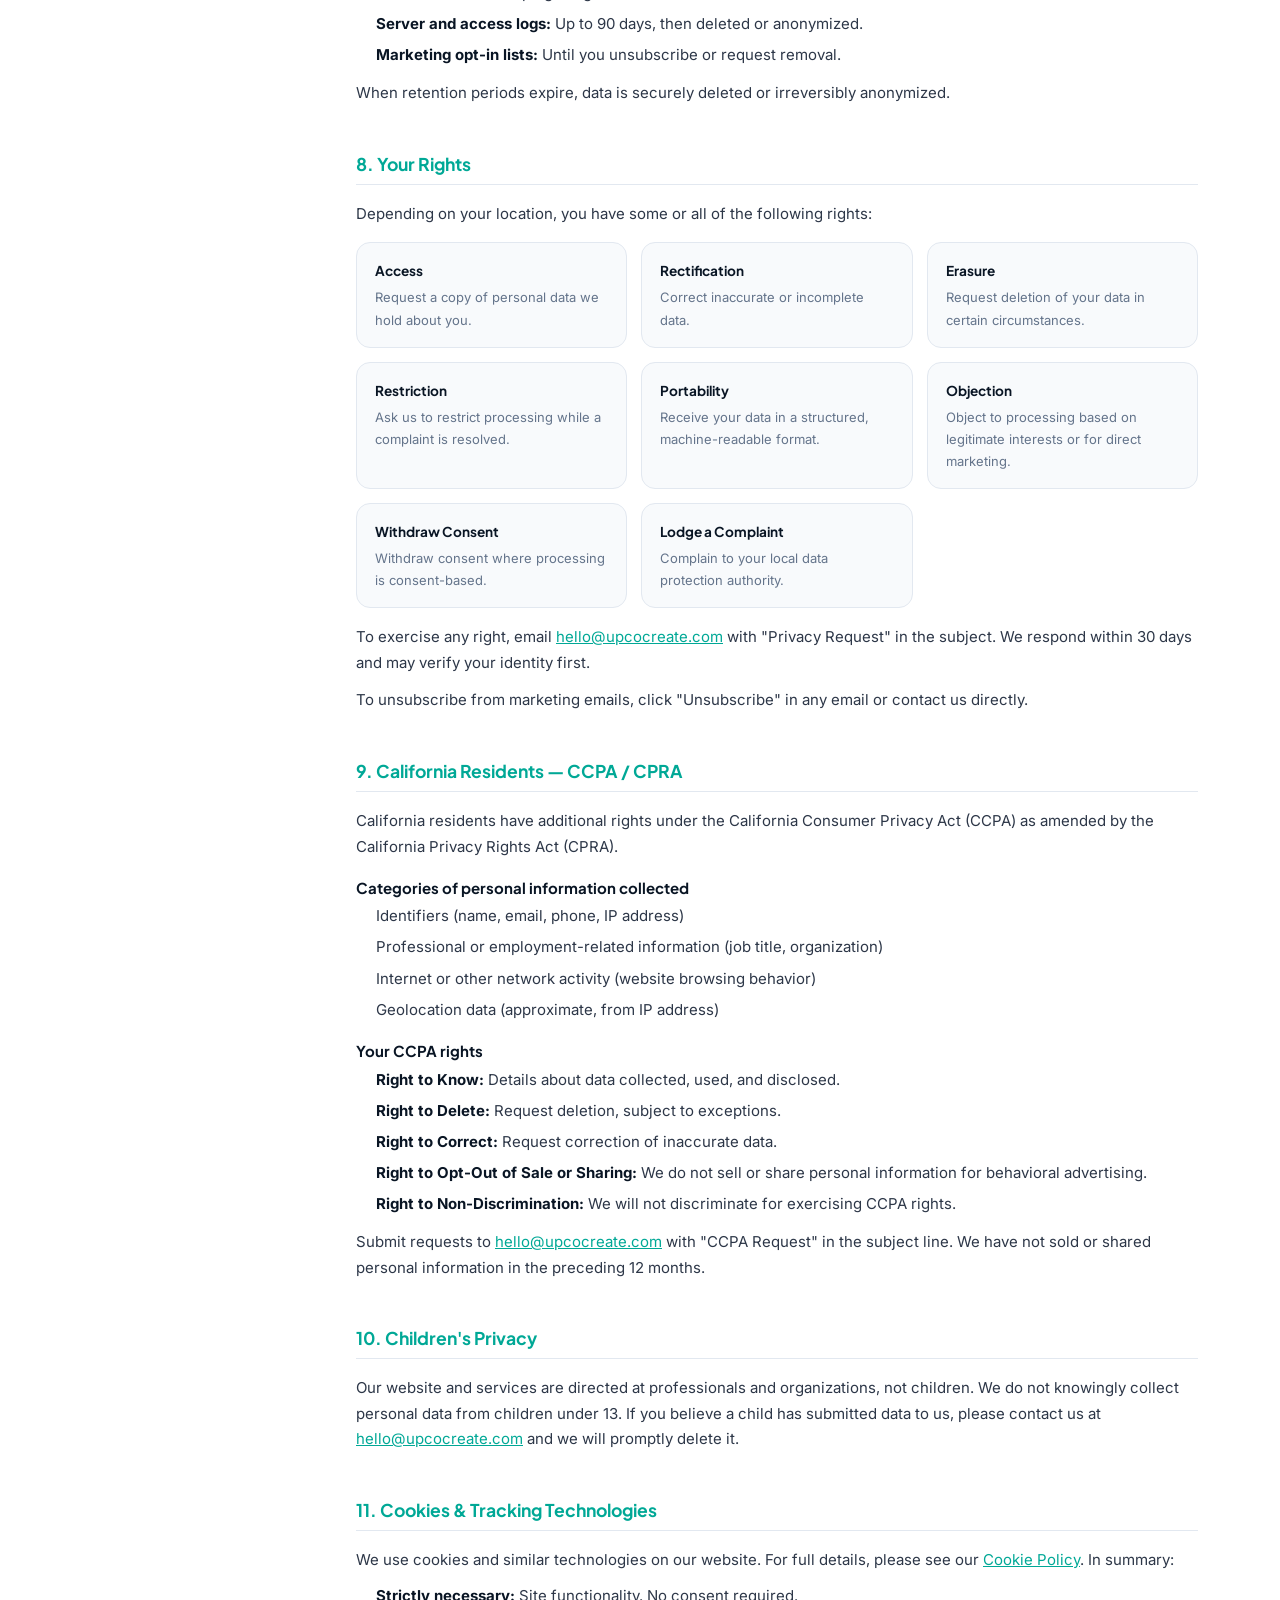
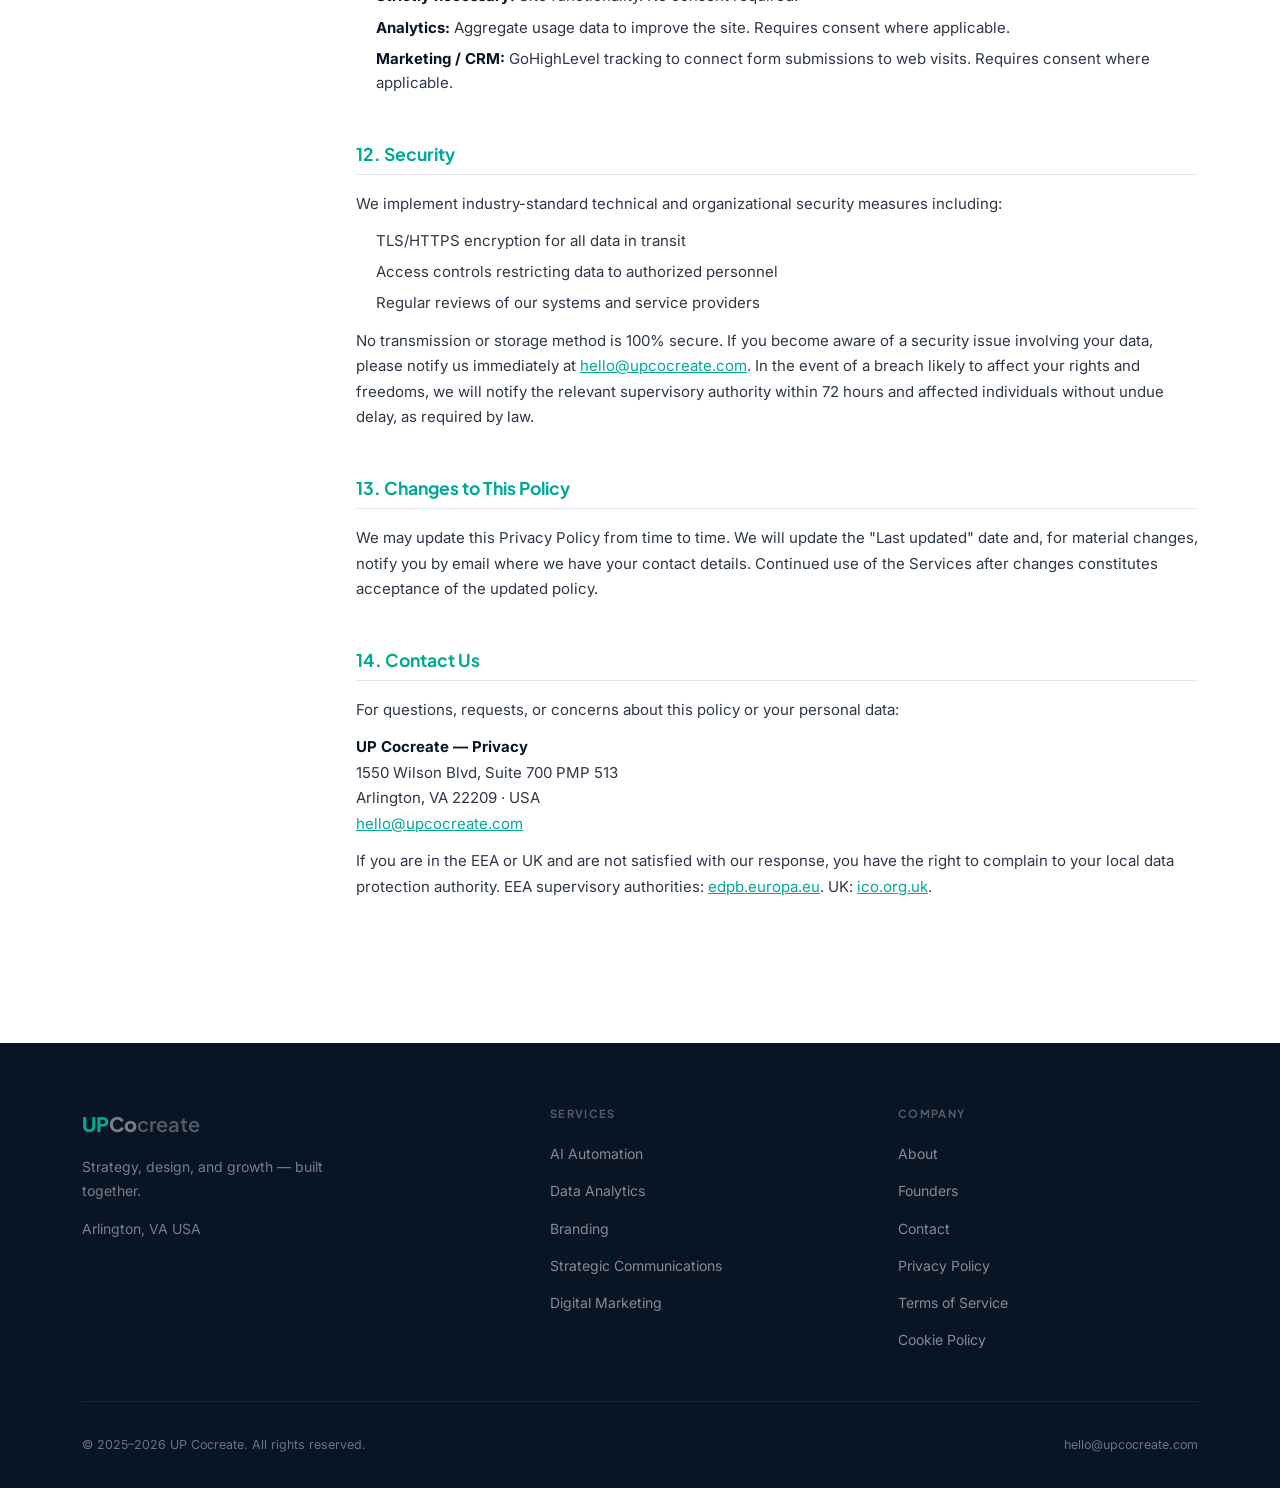
<file: privacy.html>
﻿<!DOCTYPE html>
<html lang="en">
<head>
  <meta charset="UTF-8">
  <meta name="viewport" content="width=device-width, initial-scale=1.0">
  <meta name="description" content="UP Cocreate Privacy Policy — how we collect, use, and protect your personal information.">
  <meta name="robots" content="noindex">
  <title>Privacy Policy — UP Cocreate</title>
  <link rel="preconnect" href="https://fonts.googleapis.com">
  <link rel="preconnect" href="https://fonts.gstatic.com" crossorigin>
  <link href="https://fonts.googleapis.com/css2?family=Plus+Jakarta+Sans:wght@400;500;600;700;800&family=Inter:wght@300;400;500&display=swap" rel="stylesheet">
  <link rel="stylesheet" href="styles.css">
  <link rel="icon" type="image/svg+xml" href="assets/favicon/up-cocreate-trans.svg">

  <style>
    /* Legal page layout */
    .legal-hero {
      background: var(--dark2);
      padding: 5rem 0 3.5rem;
    }
    .legal-hero .eyebrow { color: var(--teal); }
    .legal-hero h1 { color: var(--white); margin: 0.5rem 0 0.75rem; }
    .legal-hero .meta {
      font-size: 0.875rem;
      color: rgba(255,255,255,.45);
      font-family: var(--font-body);
    }

    .legal-body {
      background: var(--white);
      padding: 5rem 0 6rem;
    }
    .legal-layout {
      display: grid;
      grid-template-columns: 210px 1fr;
      gap: 4rem;
      align-items: start;
    }
    @media (max-width: 768px) {
      .legal-layout { grid-template-columns: 1fr; gap: 2rem; }
      .legal-toc    { display: none; }
    }

    .legal-toc {
      position: sticky;
      top: 90px;
    }
    .legal-toc-label {
      font-family: var(--font-head);
      font-size: 0.65rem;
      font-weight: 700;
      letter-spacing: 0.12em;
      text-transform: uppercase;
      color: var(--muted);
      margin-bottom: 0.75rem;
    }
    .legal-toc ol { list-style: none; }
    .legal-toc li { margin-bottom: 2px; }
    .legal-toc a {
      font-size: 0.8125rem;
      color: var(--muted);
      display: block;
      padding: 4px 0 4px 10px;
      border-left: 2px solid var(--border);
      transition: color var(--ease), border-color var(--ease);
      line-height: 1.4;
    }
    .legal-toc a:hover {
      color: var(--teal);
      border-left-color: var(--teal);
    }

    .legal-content { min-width: 0; }
    .legal-lead {
      background: var(--surface);
      border-left: 3px solid var(--teal);
      border-radius: 0 var(--radius) var(--radius) 0;
      padding: 1.125rem 1.375rem;
      margin-bottom: 2.5rem;
    }
    .legal-lead p {
      margin: 0;
      font-size: 0.9375rem;
      color: var(--text);
      max-width: none;
    }

    .ls { margin-bottom: 3rem; }
    .ls h2 {
      font-family: var(--font-head);
      font-size: 1.1rem;
      font-weight: 700;
      color: var(--teal);
      margin-bottom: 1rem;
      padding-bottom: 0.625rem;
      border-bottom: 1px solid var(--border);
    }
    .ls h3 {
      font-size: 0.9375rem;
      font-weight: 700;
      color: var(--dark);
      margin: 1.25rem 0 0.5rem;
      font-family: var(--font-head);
    }
    .ls p {
      font-size: 0.9375rem;
      color: var(--text);
      margin-bottom: 0.75rem;
      max-width: none;
      line-height: 1.7;
    }
    .ls ul, .ls ol {
      padding-left: 1.25rem;
      margin-bottom: 0.75rem;
    }
    .ls li {
      font-size: 0.9375rem;
      color: var(--text);
      margin-bottom: 0.4rem;
      line-height: 1.65;
    }
    .ls a { color: var(--teal); text-decoration: underline; }
    .ls a:hover { color: var(--teal-dark); }
    .ls strong { color: var(--dark); }

    .rights-grid {
      display: grid;
      grid-template-columns: repeat(auto-fill, minmax(220px, 1fr));
      gap: 0.875rem;
      margin-top: 1rem;
    }
    .rights-card {
      background: var(--surface);
      border: 1px solid var(--border);
      border-radius: var(--radius-lg);
      padding: 1rem 1.125rem;
    }
    .rights-card strong {
      display: block;
      font-family: var(--font-head);
      font-size: 0.85rem;
      color: var(--dark);
      margin-bottom: 0.25rem;
    }
    .rights-card p {
      font-size: 0.8125rem;
      color: var(--muted);
      margin: 0;
    }

    .lang-note {
      background: var(--teal-light);
      border-radius: var(--radius-lg);
      padding: 1rem 1.25rem;
      margin-bottom: 2rem;
      font-size: 0.875rem;
      color: var(--teal-dark);
    }
  </style>
</head>
<body>

  <!-- HEADER -->
  <header class="header" id="header">
    <div class="container nav-wrap">
      <a href="index.html" class="logo" aria-label="UP Cocreate home">
        <span class="logo-up">UP</span><span class="logo-co"> Co</span><span class="logo-create">create</span>
      </a>
      <nav aria-label="Main navigation">
        <ul class="nav">
          <li><a href="index.html#services" class="nav-link"><span data-lang="en">Services</span><span data-lang="es">Servicios</span></a></li>
          <li><a href="about.html" class="nav-link"><span data-lang="en">About</span><span data-lang="es">Nosotros</span></a></li>
          <li><a href="contact.html" class="nav-link"><span data-lang="en">Contact</span><span data-lang="es">Contacto</span></a></li>
        </ul>
      </nav>
      <div class="nav-right">
        <button class="lang-toggle desktop" id="langToggle" aria-label="Toggle language">Español</button>
        <a href="contact.html" class="btn btn-teal btn-sm"><span data-lang="en">Let's talk</span><span data-lang="es">Hablemos</span></a>
      </div>
      <button class="hamburger" id="hamburger" aria-label="Toggle menu" aria-expanded="false">
        <span></span><span></span><span></span>
      </button>
    </div>
  </header>

  <!-- MOBILE MENU -->
  <div class="mobile-menu" id="mobileMenu" aria-hidden="true">
    <ul>
      <li><a href="index.html#services"><span data-lang="en">Services</span><span data-lang="es">Servicios</span></a></li>
      <li><a href="about.html"><span data-lang="en">About</span><span data-lang="es">Nosotros</span></a></li>
      <li><a href="contact.html"><span data-lang="en">Contact</span><span data-lang="es">Contacto</span></a></li>
    </ul>
    <div class="mobile-lang-row">
      <button class="lang-toggle" id="langToggleMobile" aria-label="Toggle language">Español</button>
    </div>
  </div>

  <main>

    <!-- HERO -->
    <div class="legal-hero">
      <div class="container">
        <a href="index.html" class="back-link">
          <svg width="14" height="14" viewBox="0 0 16 16" fill="none" stroke="currentColor" stroke-width="2" aria-hidden="true"><path d="M10 12L6 8l4-4"/></svg>
          <span data-lang="en">Back to home</span><span data-lang="es">Volver al inicio</span>
        </a>
        <p class="eyebrow"><span data-lang="en">Legal</span><span data-lang="es">Legal</span></p>
        <h1><span data-lang="en">Privacy Policy</span><span data-lang="es">Política de Privacidad</span></h1>
        <p class="meta"><span data-lang="en">Effective date: June 14, 2026 · Last updated: June 14, 2026</span><span data-lang="es">Fecha de vigencia: 14 de junio de 2026 · Última actualización: 14 de junio de 2026</span></p>
      </div>
    </div>

    <!-- BODY -->
    <div class="legal-body">
      <div class="container">

        <div class="lang-note">
          <strong>Language note:</strong> This Privacy Policy is provided in English. A Spanish summary is available on request at <a href="mailto:hello@upcocreate.com">hello@upcocreate.com</a>. In the event of any conflict, the English version prevails.
        </div>

        <div class="legal-layout">

          <!-- TOC -->
          <aside class="legal-toc" aria-label="Table of contents">
            <p class="legal-toc-label">Contents</p>
            <ol>
              <li><a href="#who-we-are">1. Who We Are</a></li>
              <li><a href="#data-we-collect">2. Data We Collect</a></li>
              <li><a href="#how-we-use">3. How We Use Data</a></li>
              <li><a href="#legal-basis">4. Legal Basis (GDPR)</a></li>
              <li><a href="#sharing">5. Data Sharing</a></li>
              <li><a href="#international">6. International Transfers</a></li>
              <li><a href="#retention">7. Retention</a></li>
              <li><a href="#your-rights">8. Your Rights</a></li>
              <li><a href="#california">9. California (CCPA)</a></li>
              <li><a href="#children">10. Children's Privacy</a></li>
              <li><a href="#cookies">11. Cookies</a></li>
              <li><a href="#security">12. Security</a></li>
              <li><a href="#changes">13. Changes</a></li>
              <li><a href="#contact">14. Contact Us</a></li>
            </ol>
          </aside>

          <!-- CONTENT -->
          <div class="legal-content">

            <div class="legal-lead">
              <p>This Privacy Policy explains how <strong>UP Cocreate LLC</strong> ("UP Cocreate," "we," "us," or "our") collects, uses, and shares information about you when you visit <strong>upcocreate.com</strong> or engage with our professional services (collectively, the "Services"). By using the Services, you agree to the practices described here.</p>
            </div>

            <!-- 1 -->
            <section class="ls" id="who-we-are">
              <h2>1. Who We Are</h2>
              <p>UP Cocreate is a professional services firm specializing in AI automation, data analytics, branding, strategic communications, and digital marketing. We work primarily with organizations — including NGOs, international development bodies, enterprises, and social enterprises — across the United States and internationally.</p>
              <p>
                UP Cocreate<br>
                1550 Wilson Blvd, Suite 700 PMP 513<br>
                Arlington, VA 22209<br>
                United States<br>
                Email: <a href="mailto:hello@upcocreate.com">hello@upcocreate.com</a><br>
                Phone (US): <a href="tel:+19293564450">929-356-4450</a><br>
                Phone (Costa Rica): <a href="tel:+50686600110">+(506) 8660-0110</a>
              </p>
              <p>For the purposes of the EU General Data Protection Regulation (GDPR) and the UK GDPR, UP Cocreate is the data controller of personal data collected through this website. For personal data processed in the context of our client engagements, the applicable role (controller or processor) is defined by the relevant client contract.</p>
            </section>

            <!-- 2 -->
            <section class="ls" id="data-we-collect">
              <h2>2. Data We Collect</h2>

              <h3>2.1 Information You Provide</h3>
              <ul>
                <li><strong>Contact forms:</strong> Name, organization, job title, email address, phone number, and the content of your message when you submit an inquiry.</li>
                <li><strong>Email correspondence:</strong> Any personal data contained in emails you send us.</li>
                <li><strong>Client onboarding:</strong> Business contact information, organizational details, and other information necessary to establish a professional engagement.</li>
              </ul>

              <h3>2.2 Information Collected Automatically</h3>
              <ul>
                <li><strong>Usage data:</strong> Pages visited, time on page, clicks, referring URL, and navigation path.</li>
                <li><strong>Device &amp; browser data:</strong> Browser type and version, operating system, screen resolution, and language settings.</li>
                <li><strong>IP address:</strong> Used for approximate geolocation (country/region), security, and analytics.</li>
                <li><strong>Cookies &amp; tracking technologies:</strong> See Section 11 and our <a href="cookies.html">Cookie Policy</a>.</li>
              </ul>

              <h3>2.3 Information from Third Parties</h3>
              <ul>
                <li><strong>GoHighLevel (GHL):</strong> Our CRM and contact management platform. When you submit a form, your data is stored and managed in GHL under their <a href="https://www.gohighlevel.com/privacy-policy" target="_blank" rel="noopener noreferrer">Privacy Policy</a>.</li>
                <li><strong>Referrals:</strong> If a third party refers you to us, we may receive your name and contact information from that party.</li>
              </ul>
            </section>

            <!-- 3 -->
            <section class="ls" id="how-we-use">
              <h2>3. How We Use Your Data</h2>
              <ul>
                <li><strong>Respond to inquiries:</strong> To follow up on contact form submissions and email inquiries.</li>
                <li><strong>Deliver professional services:</strong> To communicate with you and manage our consulting engagement with your organization.</li>
                <li><strong>Marketing communications:</strong> To send updates, thought leadership, and service announcements. You can opt out at any time.</li>
                <li><strong>Analytics &amp; site improvement:</strong> To understand how visitors use our website and to improve user experience.</li>
                <li><strong>Security &amp; fraud prevention:</strong> To detect and prevent unauthorized access and abuse.</li>
                <li><strong>Legal compliance:</strong> To comply with applicable laws, regulations, and valid legal process.</li>
              </ul>
              <p>We do not sell your personal data. We do not use it for automated decision-making that produces legal effects on you.</p>
            </section>

            <!-- 4 -->
            <section class="ls" id="legal-basis">
              <h2>4. Legal Basis for Processing (GDPR)</h2>
              <p>If you are located in the European Economic Area (EEA), United Kingdom, or Switzerland, we rely on the following legal bases under Article 6 GDPR:</p>
              <ul>
                <li><strong>Legitimate interests (Art. 6(1)(f)):</strong> Responding to business inquiries, maintaining client relationships, website analytics, and security. Our legitimate interests do not override your fundamental rights.</li>
                <li><strong>Contractual necessity (Art. 6(1)(b)):</strong> Processing necessary to deliver professional services you or your organization have engaged us to provide.</li>
                <li><strong>Consent (Art. 6(1)(a)):</strong> Marketing communications and non-essential cookies. You may withdraw consent at any time without affecting the lawfulness of prior processing.</li>
                <li><strong>Legal obligation (Art. 6(1)(c)):</strong> Where processing is required to comply with applicable law.</li>
              </ul>
            </section>

            <!-- 5 -->
            <section class="ls" id="sharing">
              <h2>5. Data Sharing</h2>
              <p>We share personal data only as necessary:</p>
              <ul>
                <li><strong>Service providers:</strong> Third-party vendors who help us operate our business (CRM, hosting, analytics, email delivery). They are contractually bound to process data only for permitted purposes.</li>
                <li><strong>GoHighLevel:</strong> Processes contact and inquiry data on our behalf as a service provider.</li>
                <li><strong>Professional advisors:</strong> Lawyers, accountants, and auditors, subject to confidentiality obligations.</li>
                <li><strong>Legal requirements:</strong> Where required by law, regulation, court order, or to protect our rights, safety, or property.</li>
                <li><strong>Business transfers:</strong> In connection with a merger, acquisition, or asset sale, with prior notice where legally required.</li>
              </ul>
              <p>We do <strong>not</strong> sell, rent, or trade personal data to third parties for their own marketing purposes.</p>
            </section>

            <!-- 6 -->
            <section class="ls" id="international">
              <h2>6. International Data Transfers</h2>
              <p>We are based in the United States and have operations in Costa Rica. If you are located outside the US, your personal data may be transferred to and processed in the United States.</p>
              <p>For transfers from the EEA or UK to the US, we rely on:</p>
              <ul>
                <li>Standard Contractual Clauses (SCCs) approved by the European Commission; and/or</li>
                <li>The EU-U.S. Data Privacy Framework and/or UK Extension, where our sub-processors are certified.</li>
              </ul>
              <p>You may request a copy of the applicable transfer safeguards by contacting us at <a href="mailto:hello@upcocreate.com">hello@upcocreate.com</a>.</p>
            </section>

            <!-- 7 -->
            <section class="ls" id="retention">
              <h2>7. Data Retention</h2>
              <ul>
                <li><strong>Contact inquiries:</strong> Retained for up to 24 months after last contact, or until you request deletion.</li>
                <li><strong>Client engagement data:</strong> For the duration of the engagement plus up to 7 years thereafter, as required for legal and financial record-keeping obligations.</li>
                <li><strong>Server and access logs:</strong> Up to 90 days, then deleted or anonymized.</li>
                <li><strong>Marketing opt-in lists:</strong> Until you unsubscribe or request removal.</li>
              </ul>
              <p>When retention periods expire, data is securely deleted or irreversibly anonymized.</p>
            </section>

            <!-- 8 -->
            <section class="ls" id="your-rights">
              <h2>8. Your Rights</h2>
              <p>Depending on your location, you have some or all of the following rights:</p>
              <div class="rights-grid">
                <div class="rights-card">
                  <strong>Access</strong>
                  <p>Request a copy of personal data we hold about you.</p>
                </div>
                <div class="rights-card">
                  <strong>Rectification</strong>
                  <p>Correct inaccurate or incomplete data.</p>
                </div>
                <div class="rights-card">
                  <strong>Erasure</strong>
                  <p>Request deletion of your data in certain circumstances.</p>
                </div>
                <div class="rights-card">
                  <strong>Restriction</strong>
                  <p>Ask us to restrict processing while a complaint is resolved.</p>
                </div>
                <div class="rights-card">
                  <strong>Portability</strong>
                  <p>Receive your data in a structured, machine-readable format.</p>
                </div>
                <div class="rights-card">
                  <strong>Objection</strong>
                  <p>Object to processing based on legitimate interests or for direct marketing.</p>
                </div>
                <div class="rights-card">
                  <strong>Withdraw Consent</strong>
                  <p>Withdraw consent where processing is consent-based.</p>
                </div>
                <div class="rights-card">
                  <strong>Lodge a Complaint</strong>
                  <p>Complain to your local data protection authority.</p>
                </div>
              </div>
              <p style="margin-top:1rem;">To exercise any right, email <a href="mailto:hello@upcocreate.com">hello@upcocreate.com</a> with "Privacy Request" in the subject. We respond within 30 days and may verify your identity first.</p>
              <p>To unsubscribe from marketing emails, click "Unsubscribe" in any email or contact us directly.</p>
            </section>

            <!-- 9 -->
            <section class="ls" id="california">
              <h2>9. California Residents — CCPA / CPRA</h2>
              <p>California residents have additional rights under the California Consumer Privacy Act (CCPA) as amended by the California Privacy Rights Act (CPRA).</p>

              <h3>Categories of personal information collected</h3>
              <ul>
                <li>Identifiers (name, email, phone, IP address)</li>
                <li>Professional or employment-related information (job title, organization)</li>
                <li>Internet or other network activity (website browsing behavior)</li>
                <li>Geolocation data (approximate, from IP address)</li>
              </ul>

              <h3>Your CCPA rights</h3>
              <ul>
                <li><strong>Right to Know:</strong> Details about data collected, used, and disclosed.</li>
                <li><strong>Right to Delete:</strong> Request deletion, subject to exceptions.</li>
                <li><strong>Right to Correct:</strong> Request correction of inaccurate data.</li>
                <li><strong>Right to Opt-Out of Sale or Sharing:</strong> We do not sell or share personal information for behavioral advertising.</li>
                <li><strong>Right to Non-Discrimination:</strong> We will not discriminate for exercising CCPA rights.</li>
              </ul>
              <p>Submit requests to <a href="mailto:hello@upcocreate.com">hello@upcocreate.com</a> with "CCPA Request" in the subject line. We have not sold or shared personal information in the preceding 12 months.</p>
            </section>

            <!-- 10 -->
            <section class="ls" id="children">
              <h2>10. Children's Privacy</h2>
              <p>Our website and services are directed at professionals and organizations, not children. We do not knowingly collect personal data from children under 13. If you believe a child has submitted data to us, please contact us at <a href="mailto:hello@upcocreate.com">hello@upcocreate.com</a> and we will promptly delete it.</p>
            </section>

            <!-- 11 -->
            <section class="ls" id="cookies">
              <h2>11. Cookies &amp; Tracking Technologies</h2>
              <p>We use cookies and similar technologies on our website. For full details, please see our <a href="cookies.html">Cookie Policy</a>. In summary:</p>
              <ul>
                <li><strong>Strictly necessary:</strong> Site functionality. No consent required.</li>
                <li><strong>Analytics:</strong> Aggregate usage data to improve the site. Requires consent where applicable.</li>
                <li><strong>Marketing / CRM:</strong> GoHighLevel tracking to connect form submissions to web visits. Requires consent where applicable.</li>
              </ul>
            </section>

            <!-- 12 -->
            <section class="ls" id="security">
              <h2>12. Security</h2>
              <p>We implement industry-standard technical and organizational security measures including:</p>
              <ul>
                <li>TLS/HTTPS encryption for all data in transit</li>
                <li>Access controls restricting data to authorized personnel</li>
                <li>Regular reviews of our systems and service providers</li>
              </ul>
              <p>No transmission or storage method is 100% secure. If you become aware of a security issue involving your data, please notify us immediately at <a href="mailto:hello@upcocreate.com">hello@upcocreate.com</a>. In the event of a breach likely to affect your rights and freedoms, we will notify the relevant supervisory authority within 72 hours and affected individuals without undue delay, as required by law.</p>
            </section>

            <!-- 13 -->
            <section class="ls" id="changes">
              <h2>13. Changes to This Policy</h2>
              <p>We may update this Privacy Policy from time to time. We will update the "Last updated" date and, for material changes, notify you by email where we have your contact details. Continued use of the Services after changes constitutes acceptance of the updated policy.</p>
            </section>

            <!-- 14 -->
            <section class="ls" id="contact">
              <h2>14. Contact Us</h2>
              <p>For questions, requests, or concerns about this policy or your personal data:</p>
              <p>
                <strong>UP Cocreate — Privacy</strong><br>
                1550 Wilson Blvd, Suite 700 PMP 513<br>
                Arlington, VA 22209 · USA<br>
                <a href="mailto:hello@upcocreate.com">hello@upcocreate.com</a>
              </p>
              <p>If you are in the EEA or UK and are not satisfied with our response, you have the right to complain to your local data protection authority. EEA supervisory authorities: <a href="https://edpb.europa.eu/about-edpb/about-edpb/members_en" target="_blank" rel="noopener noreferrer">edpb.europa.eu</a>. UK: <a href="https://ico.org.uk" target="_blank" rel="noopener noreferrer">ico.org.uk</a>.</p>
            </section>

          </div>
        </div>
      </div>
    </div>

  </main>

  <!-- FOOTER -->
  <footer class="footer">
    <div class="container">
      <div class="footer-top">
        <div class="footer-brand">
          <a href="index.html" class="logo footer-logo" aria-label="UP Cocreate home">
            <span class="logo-up">UP</span><span class="logo-co"> Co</span><span class="logo-create">create</span>
          </a>
          <p><span data-lang="en">Strategy, design, and growth — built together.</span><span data-lang="es">Estrategia, diseño y crecimiento — construidos juntos.</span></p>
          <p class="footer-address">Arlington, VA USA</p>
        </div>
        <div class="footer-col">
          <h4><span data-lang="en">Services</span><span data-lang="es">Servicios</span></h4>
          <ul>
            <li><a href="services/ai-automation.html"><span data-lang="en">AI Automation</span><span data-lang="es">Automatización con IA</span></a></li>
            <li><a href="services/data-analytics.html"><span data-lang="en">Data Analytics</span><span data-lang="es">Analítica de Datos</span></a></li>
            <li><a href="services/branding.html"><span data-lang="en">Branding</span><span data-lang="es">Marca y Branding</span></a></li>
            <li><a href="services/strategic-communications.html"><span data-lang="en">Strategic Communications</span><span data-lang="es">Comunicaciones Estratégicas</span></a></li>
            <li><a href="services/digital-marketing.html"><span data-lang="en">Digital Marketing</span><span data-lang="es">Marketing Digital</span></a></li>
          </ul>
        </div>
        <div class="footer-col">
          <h4><span data-lang="en">Company</span><span data-lang="es">Empresa</span></h4>
          <ul>
            <li><a href="about.html"><span data-lang="en">About</span><span data-lang="es">Nosotros</span></a></li>
            <li><a href="about.html#founders"><span data-lang="en">Founders</span><span data-lang="es">Fundadores</span></a></li>
            <li><a href="contact.html"><span data-lang="en">Contact</span><span data-lang="es">Contacto</span></a></li>
            <li><a href="privacy.html"><span data-lang="en">Privacy Policy</span><span data-lang="es">Privacidad</span></a></li>
            <li><a href="terms.html"><span data-lang="en">Terms of Service</span><span data-lang="es">Términos</span></a></li>
            <li><a href="cookies.html"><span data-lang="en">Cookie Policy</span><span data-lang="es">Cookies</span></a></li>
          </ul>
        </div>
      </div>
      <div class="footer-bottom">
        <p>© 2025–2026 UP Cocreate. <span data-lang="en">All rights reserved.</span><span data-lang="es">Todos los derechos reservados.</span></p>
        <p><a href="mailto:hello@upcocreate.com">hello@upcocreate.com</a></p>
      </div>
    </div>
  </footer>

  <script src="script.js"></script>
</body>
</html>
</file>
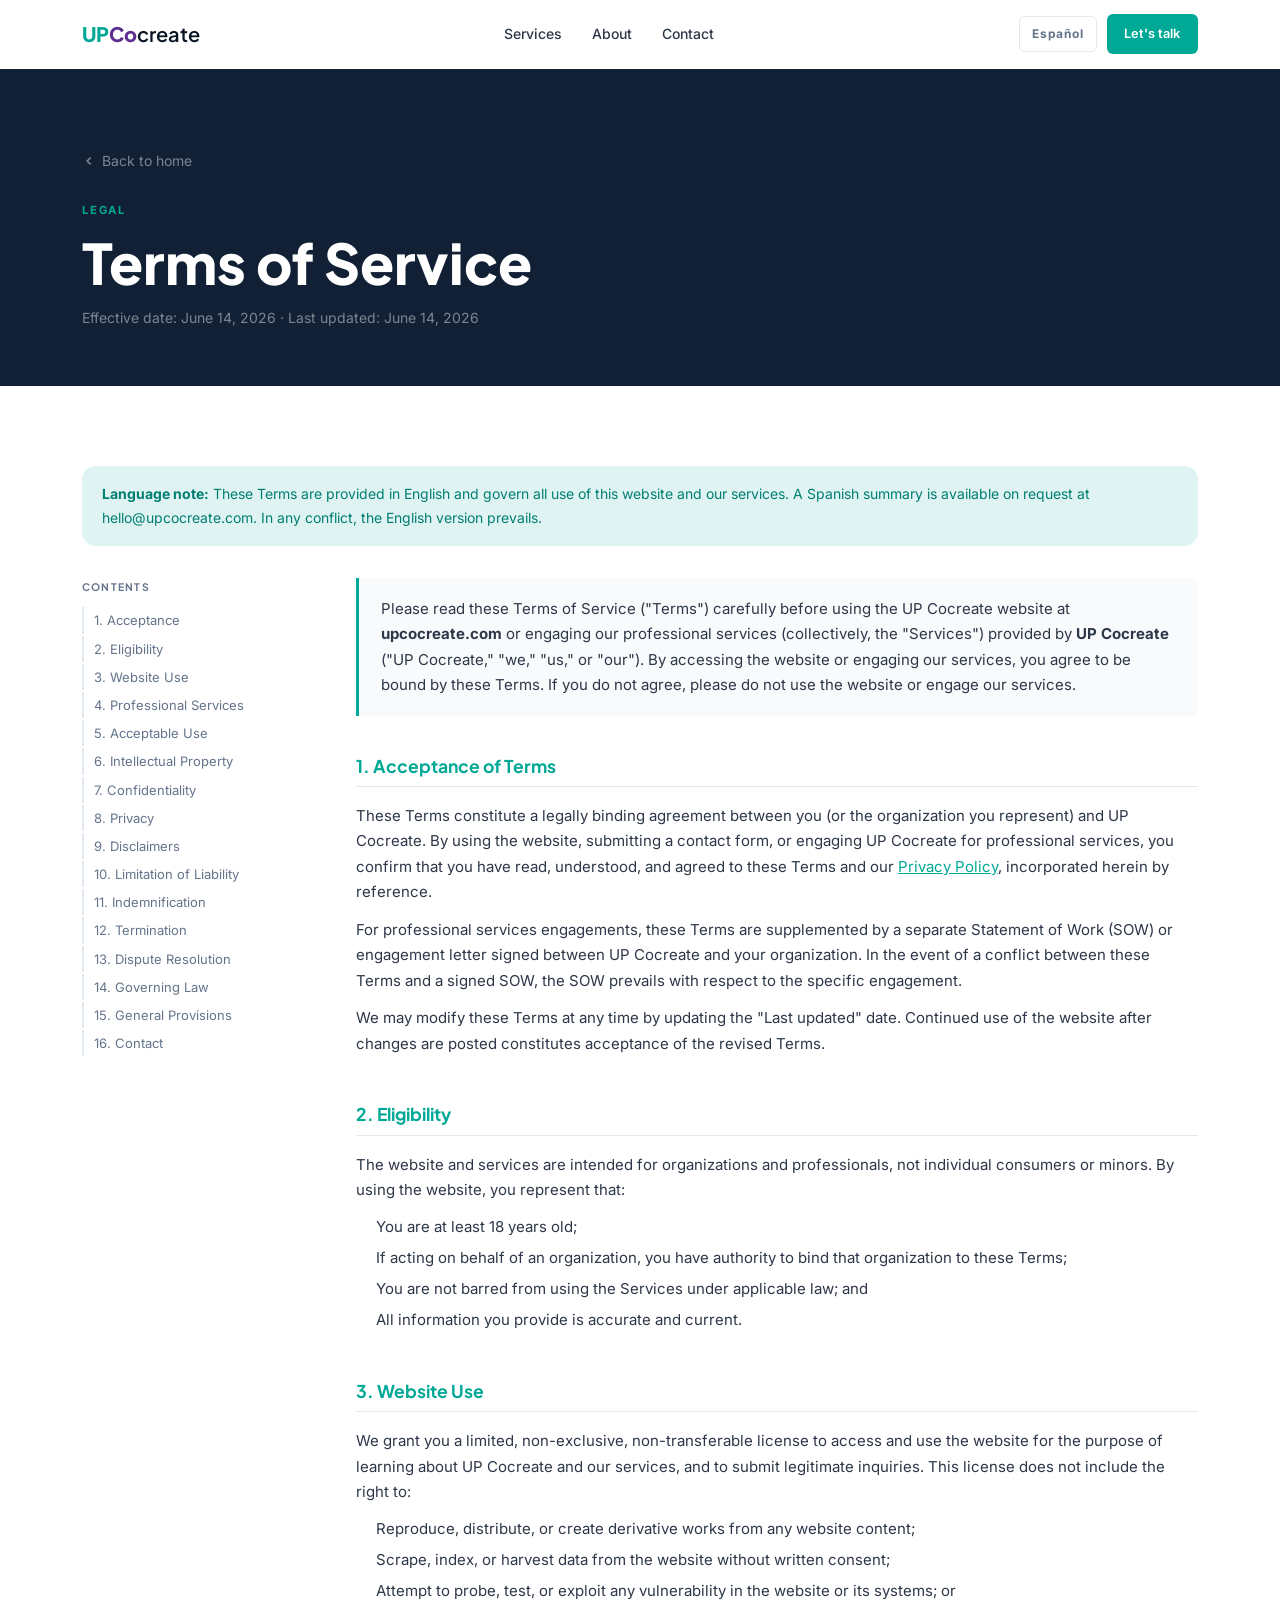
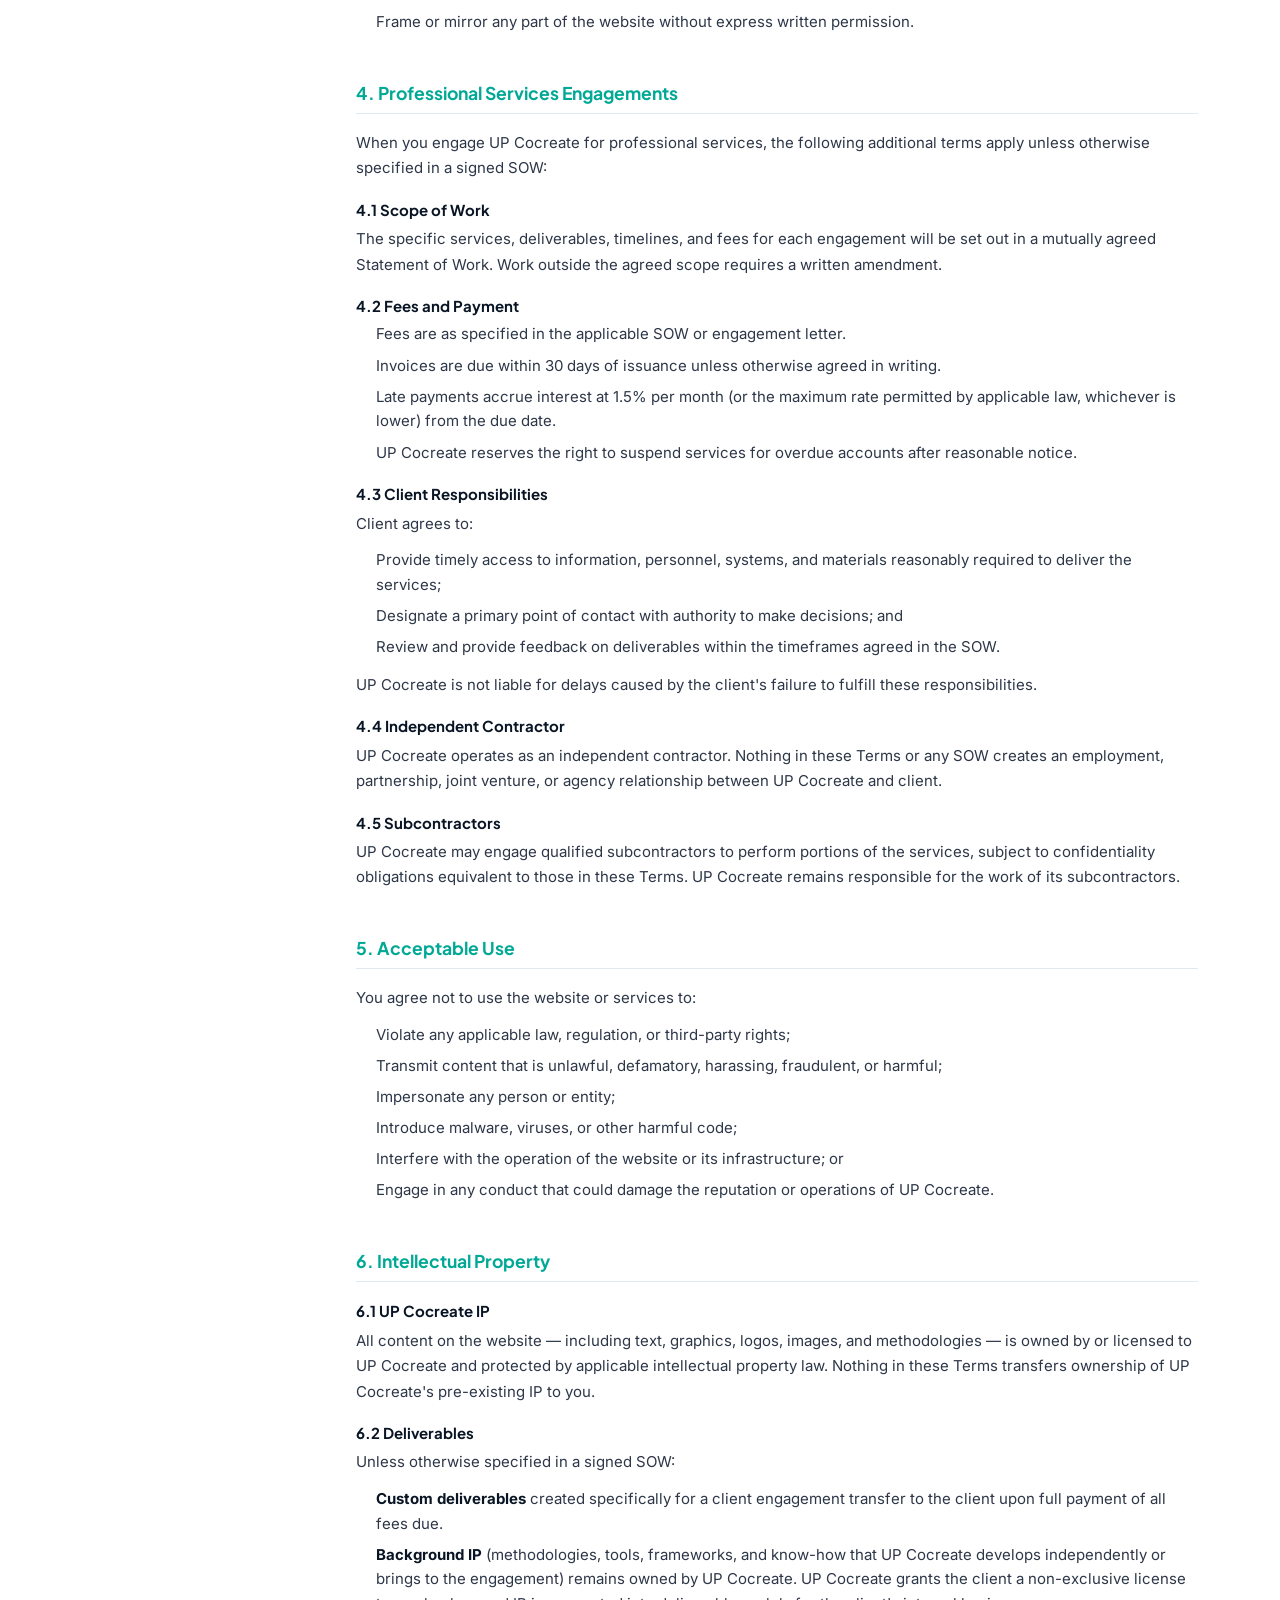
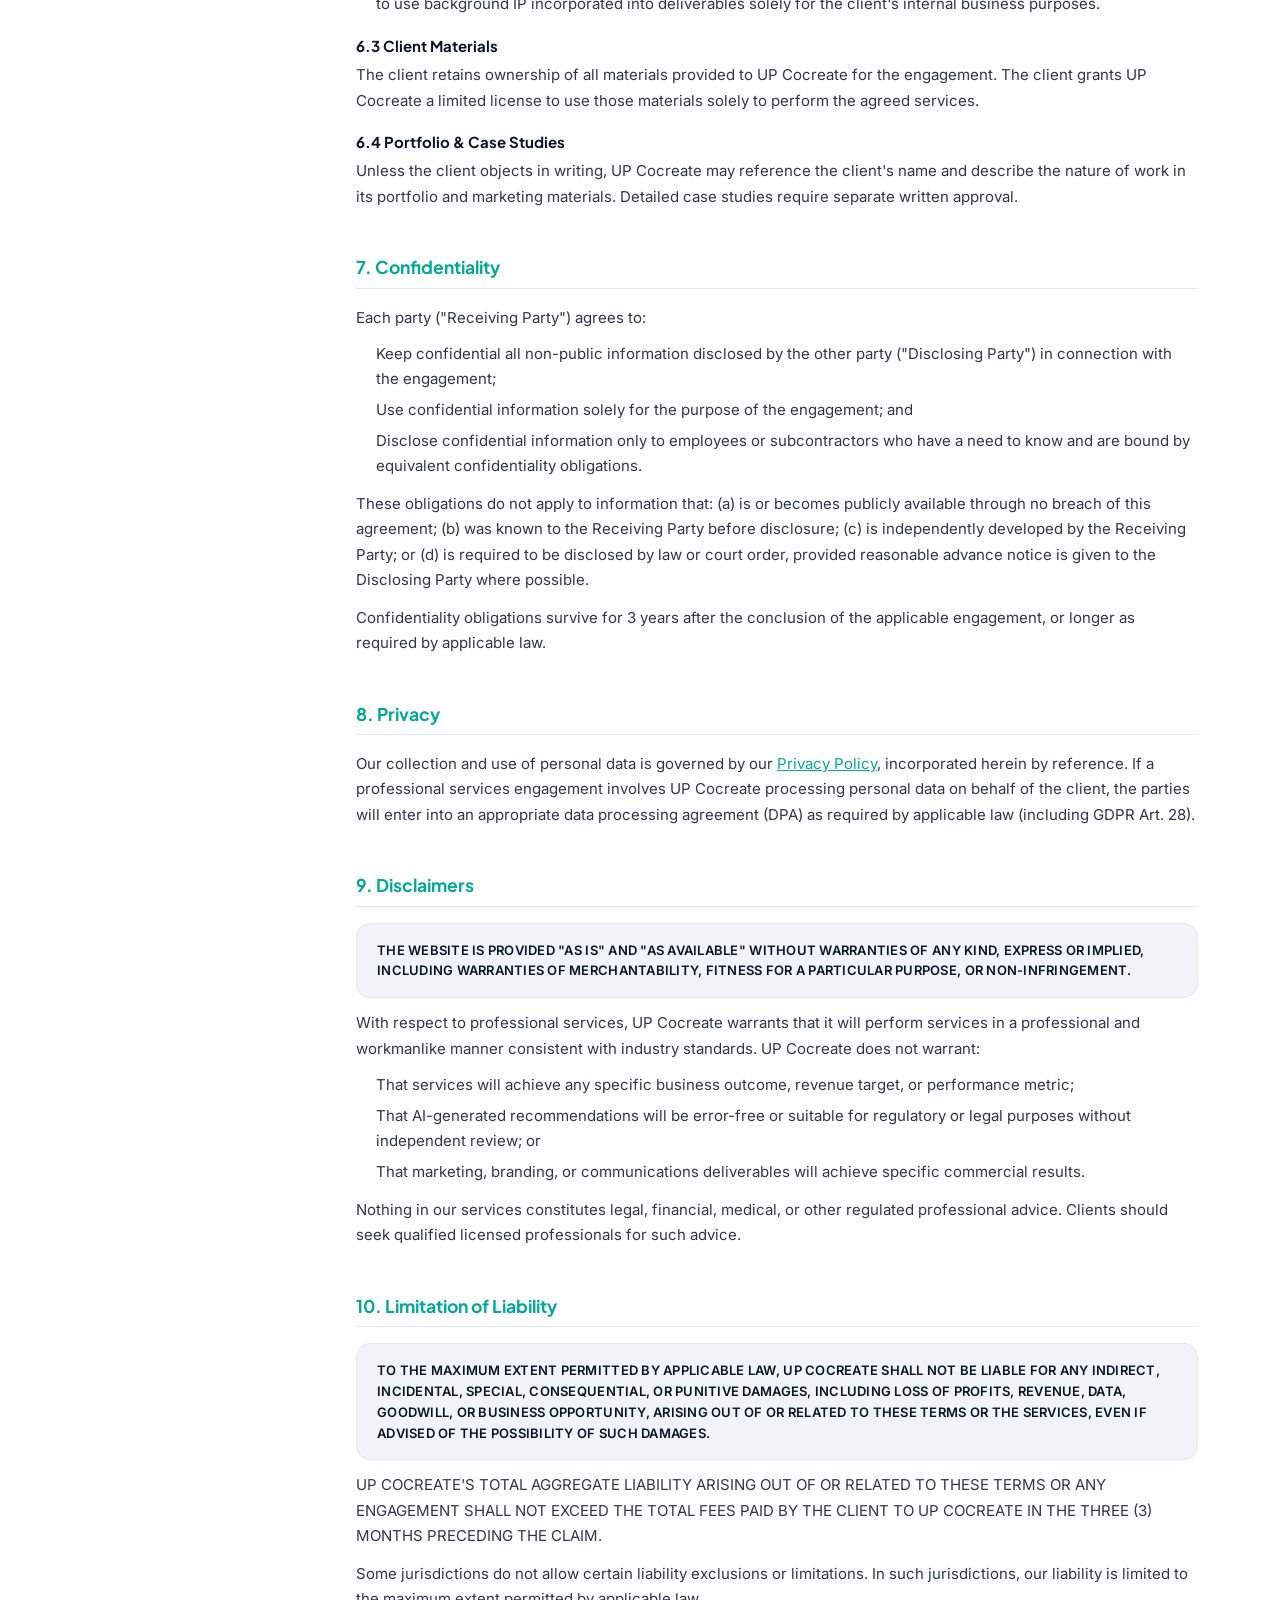
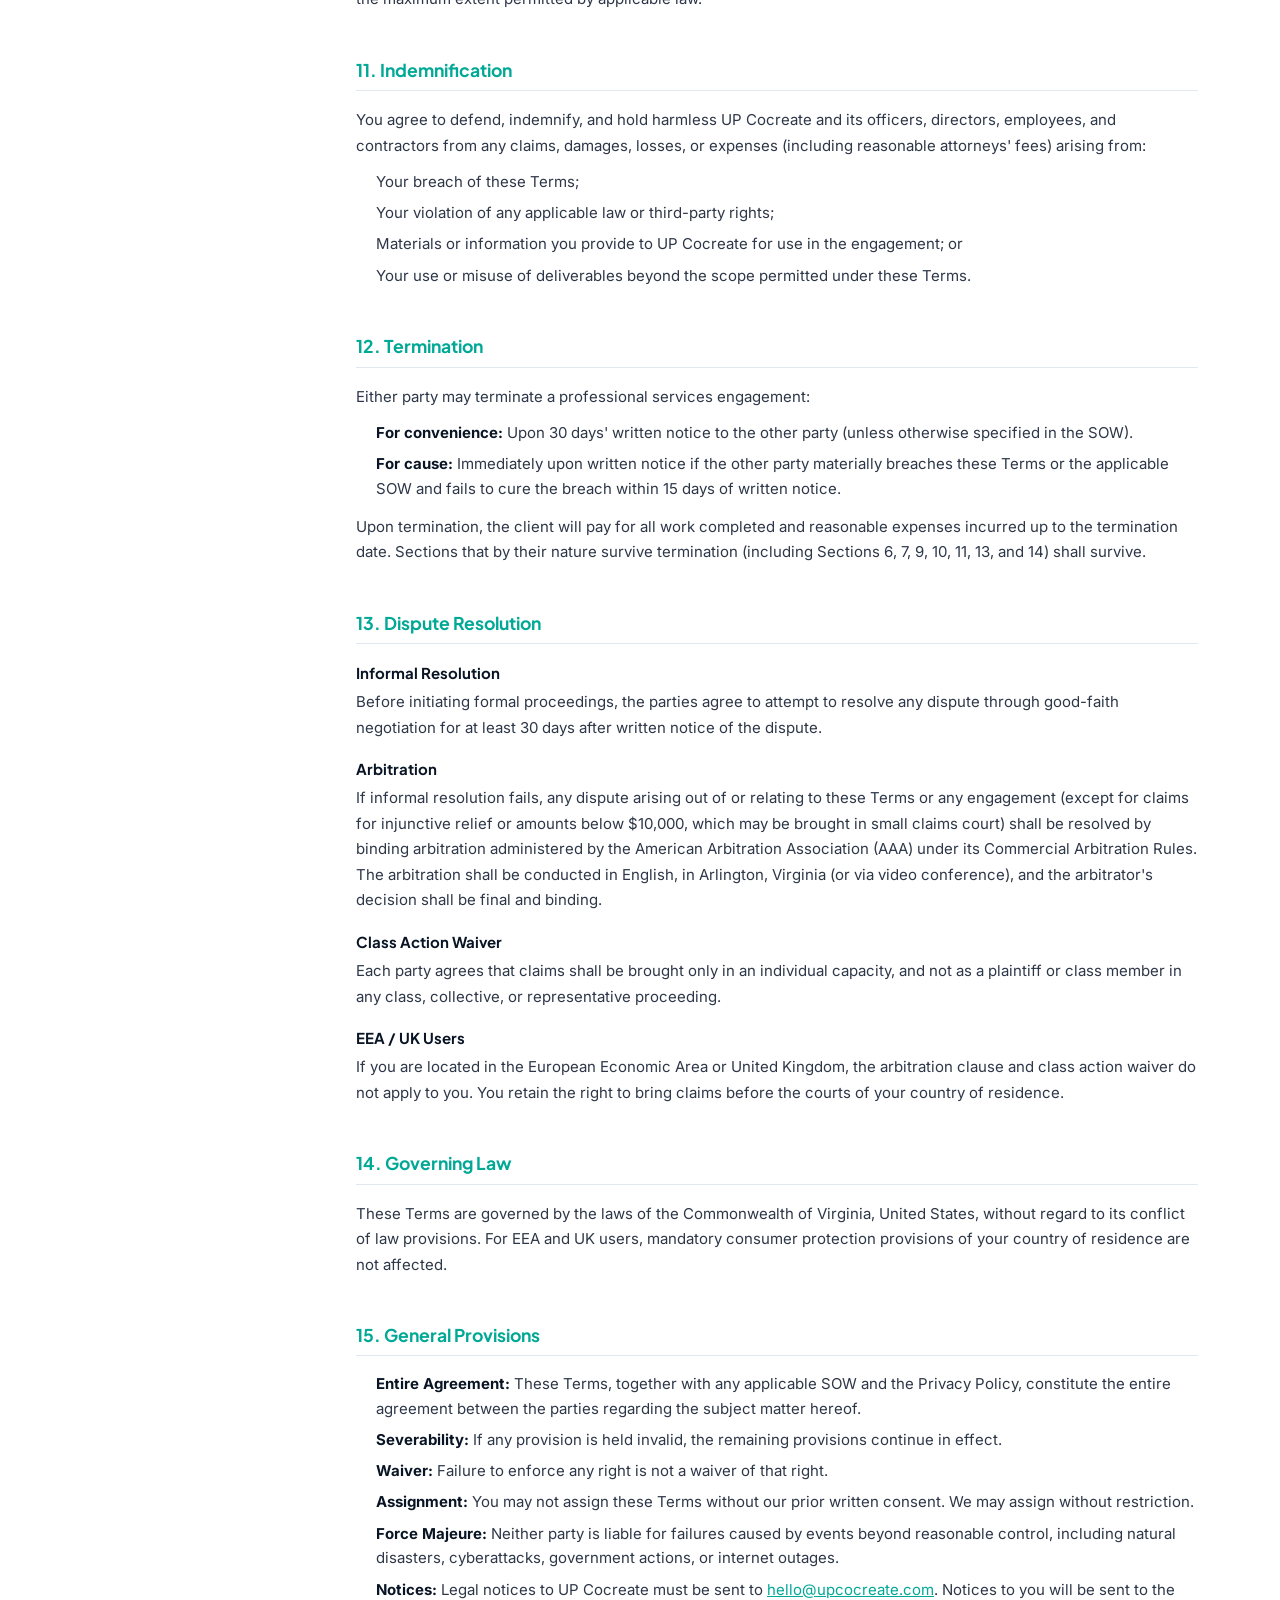
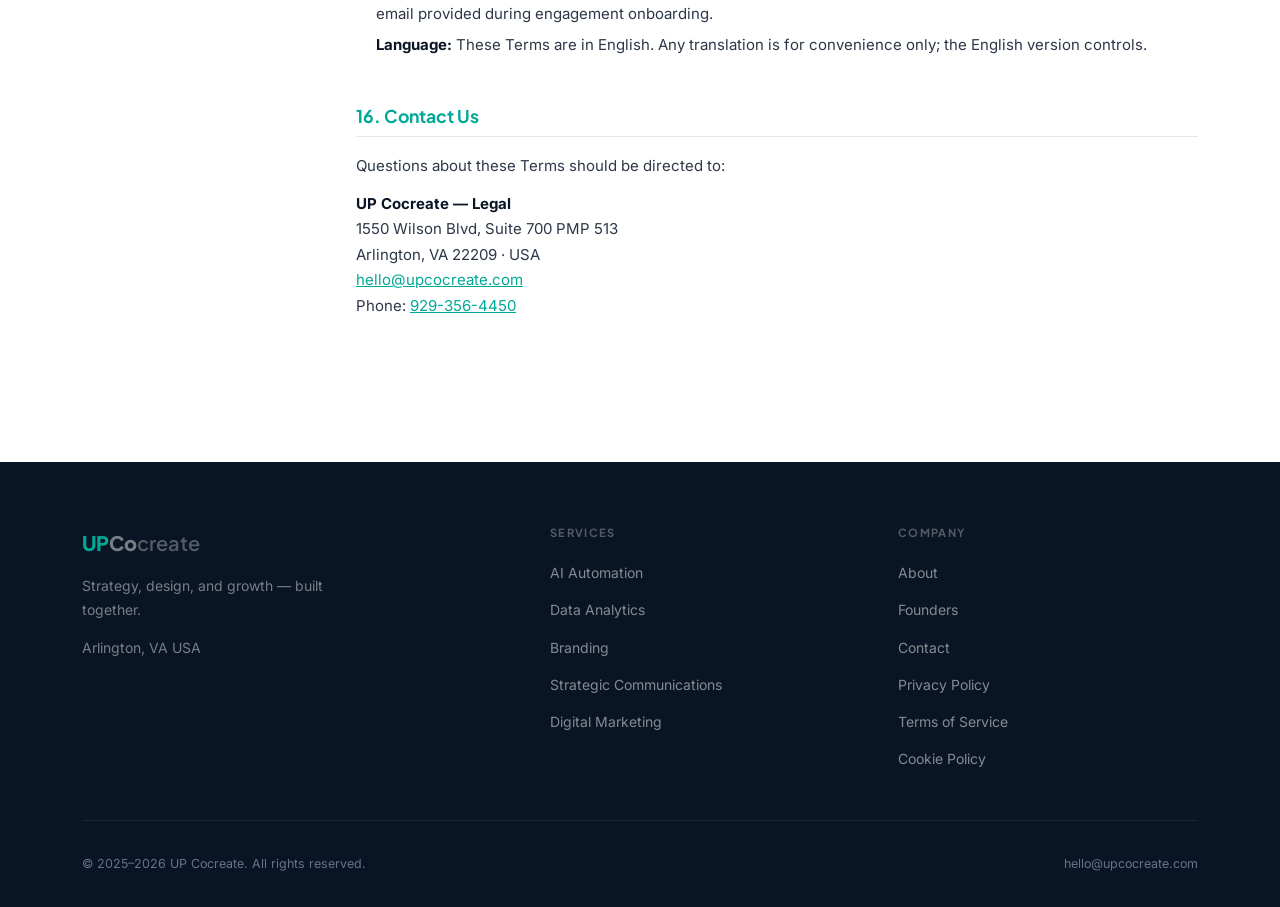
<file: terms.html>
﻿<!DOCTYPE html>
<html lang="en">
<head>
  <meta charset="UTF-8">
  <meta name="viewport" content="width=device-width, initial-scale=1.0">
  <meta name="description" content="UP Cocreate Terms of Service — the agreement governing your use of upcocreate.com and our professional services.">
  <meta name="robots" content="noindex">
  <title>Terms of Service — UP Cocreate</title>
  <link rel="preconnect" href="https://fonts.googleapis.com">
  <link rel="preconnect" href="https://fonts.gstatic.com" crossorigin>
  <link href="https://fonts.googleapis.com/css2?family=Plus+Jakarta+Sans:wght@400;500;600;700;800&family=Inter:wght@300;400;500&display=swap" rel="stylesheet">
  <link rel="stylesheet" href="styles.css">
  <link rel="icon" type="image/svg+xml" href="assets/favicon/up-cocreate-trans.svg">

  <style>
    .legal-hero {
      background: var(--dark2);
      padding: 5rem 0 3.5rem;
    }
    .legal-hero .eyebrow { color: var(--teal); }
    .legal-hero h1 { color: var(--white); margin: 0.5rem 0 0.75rem; }
    .legal-hero .meta {
      font-size: 0.875rem;
      color: rgba(255,255,255,.45);
      font-family: var(--font-body);
    }

    .legal-body {
      background: var(--white);
      padding: 5rem 0 6rem;
    }
    .legal-layout {
      display: grid;
      grid-template-columns: 210px 1fr;
      gap: 4rem;
      align-items: start;
    }
    @media (max-width: 768px) {
      .legal-layout { grid-template-columns: 1fr; gap: 2rem; }
      .legal-toc    { display: none; }
    }

    .legal-toc {
      position: sticky;
      top: 90px;
    }
    .legal-toc-label {
      font-family: var(--font-head);
      font-size: 0.65rem;
      font-weight: 700;
      letter-spacing: 0.12em;
      text-transform: uppercase;
      color: var(--muted);
      margin-bottom: 0.75rem;
    }
    .legal-toc ol { list-style: none; }
    .legal-toc li { margin-bottom: 2px; }
    .legal-toc a {
      font-size: 0.8125rem;
      color: var(--muted);
      display: block;
      padding: 4px 0 4px 10px;
      border-left: 2px solid var(--border);
      transition: color var(--ease), border-color var(--ease);
      line-height: 1.4;
    }
    .legal-toc a:hover {
      color: var(--teal);
      border-left-color: var(--teal);
    }

    .legal-content { min-width: 0; }
    .legal-lead {
      background: var(--surface);
      border-left: 3px solid var(--teal);
      border-radius: 0 var(--radius) var(--radius) 0;
      padding: 1.125rem 1.375rem;
      margin-bottom: 2.5rem;
    }
    .legal-lead p {
      margin: 0;
      font-size: 0.9375rem;
      color: var(--text);
      max-width: none;
    }

    .ls { margin-bottom: 3rem; }
    .ls h2 {
      font-family: var(--font-head);
      font-size: 1.1rem;
      font-weight: 700;
      color: var(--teal);
      margin-bottom: 1rem;
      padding-bottom: 0.625rem;
      border-bottom: 1px solid var(--border);
    }
    .ls h3 {
      font-size: 0.9375rem;
      font-weight: 700;
      color: var(--dark);
      margin: 1.25rem 0 0.5rem;
      font-family: var(--font-head);
    }
    .ls p {
      font-size: 0.9375rem;
      color: var(--text);
      margin-bottom: 0.75rem;
      max-width: none;
      line-height: 1.7;
    }
    .ls ul, .ls ol {
      padding-left: 1.25rem;
      margin-bottom: 0.75rem;
    }
    .ls li {
      font-size: 0.9375rem;
      color: var(--text);
      margin-bottom: 0.4rem;
      line-height: 1.65;
    }
    .ls a { color: var(--teal); text-decoration: underline; }
    .ls a:hover { color: var(--teal-dark); }
    .ls strong { color: var(--dark); }

    .caps-box {
      background: var(--surface2);
      border: 1px solid var(--border);
      border-radius: var(--radius-lg);
      padding: 1rem 1.25rem;
      margin: 0.75rem 0;
    }
    .caps-box p {
      font-size: 0.8125rem;
      font-weight: 600;
      color: var(--dark);
      text-transform: uppercase;
      letter-spacing: 0.02em;
      margin: 0;
      line-height: 1.6;
    }

    .lang-note {
      background: var(--teal-light);
      border-radius: var(--radius-lg);
      padding: 1rem 1.25rem;
      margin-bottom: 2rem;
      font-size: 0.875rem;
      color: var(--teal-dark);
    }
  </style>
</head>
<body>

  <!-- HEADER -->
  <header class="header" id="header">
    <div class="container nav-wrap">
      <a href="index.html" class="logo" aria-label="UP Cocreate home">
        <span class="logo-up">UP</span><span class="logo-co"> Co</span><span class="logo-create">create</span>
      </a>
      <nav aria-label="Main navigation">
        <ul class="nav">
          <li><a href="index.html#services" class="nav-link"><span data-lang="en">Services</span><span data-lang="es">Servicios</span></a></li>
          <li><a href="about.html" class="nav-link"><span data-lang="en">About</span><span data-lang="es">Nosotros</span></a></li>
          <li><a href="contact.html" class="nav-link"><span data-lang="en">Contact</span><span data-lang="es">Contacto</span></a></li>
        </ul>
      </nav>
      <div class="nav-right">
        <button class="lang-toggle desktop" id="langToggle" aria-label="Toggle language">Español</button>
        <a href="contact.html" class="btn btn-teal btn-sm"><span data-lang="en">Let's talk</span><span data-lang="es">Hablemos</span></a>
      </div>
      <button class="hamburger" id="hamburger" aria-label="Toggle menu" aria-expanded="false">
        <span></span><span></span><span></span>
      </button>
    </div>
  </header>

  <!-- MOBILE MENU -->
  <div class="mobile-menu" id="mobileMenu" aria-hidden="true">
    <ul>
      <li><a href="index.html#services"><span data-lang="en">Services</span><span data-lang="es">Servicios</span></a></li>
      <li><a href="about.html"><span data-lang="en">About</span><span data-lang="es">Nosotros</span></a></li>
      <li><a href="contact.html"><span data-lang="en">Contact</span><span data-lang="es">Contacto</span></a></li>
    </ul>
    <div class="mobile-lang-row">
      <button class="lang-toggle" id="langToggleMobile" aria-label="Toggle language">Español</button>
    </div>
  </div>

  <main>

    <!-- HERO -->
    <div class="legal-hero">
      <div class="container">
        <a href="index.html" class="back-link">
          <svg width="14" height="14" viewBox="0 0 16 16" fill="none" stroke="currentColor" stroke-width="2" aria-hidden="true"><path d="M10 12L6 8l4-4"/></svg>
          <span data-lang="en">Back to home</span><span data-lang="es">Volver al inicio</span>
        </a>
        <p class="eyebrow"><span data-lang="en">Legal</span><span data-lang="es">Legal</span></p>
        <h1><span data-lang="en">Terms of Service</span><span data-lang="es">Términos de Servicio</span></h1>
        <p class="meta"><span data-lang="en">Effective date: June 14, 2026 · Last updated: June 14, 2026</span><span data-lang="es">Fecha de vigencia: 14 de junio de 2026 · Última actualización: 14 de junio de 2026</span></p>
      </div>
    </div>

    <!-- BODY -->
    <div class="legal-body">
      <div class="container">

        <div class="lang-note">
          <strong>Language note:</strong> These Terms are provided in English and govern all use of this website and our services. A Spanish summary is available on request at <a href="mailto:hello@upcocreate.com">hello@upcocreate.com</a>. In any conflict, the English version prevails.
        </div>

        <div class="legal-layout">

          <!-- TOC -->
          <aside class="legal-toc" aria-label="Table of contents">
            <p class="legal-toc-label">Contents</p>
            <ol>
              <li><a href="#acceptance">1. Acceptance</a></li>
              <li><a href="#eligibility">2. Eligibility</a></li>
              <li><a href="#website-use">3. Website Use</a></li>
              <li><a href="#professional-services">4. Professional Services</a></li>
              <li><a href="#acceptable-use">5. Acceptable Use</a></li>
              <li><a href="#ip">6. Intellectual Property</a></li>
              <li><a href="#confidentiality">7. Confidentiality</a></li>
              <li><a href="#privacy">8. Privacy</a></li>
              <li><a href="#disclaimers">9. Disclaimers</a></li>
              <li><a href="#liability">10. Limitation of Liability</a></li>
              <li><a href="#indemnification">11. Indemnification</a></li>
              <li><a href="#termination">12. Termination</a></li>
              <li><a href="#disputes">13. Dispute Resolution</a></li>
              <li><a href="#governing-law">14. Governing Law</a></li>
              <li><a href="#general">15. General Provisions</a></li>
              <li><a href="#contact">16. Contact</a></li>
            </ol>
          </aside>

          <!-- CONTENT -->
          <div class="legal-content">

            <div class="legal-lead">
              <p>Please read these Terms of Service ("Terms") carefully before using the UP Cocreate website at <strong>upcocreate.com</strong> or engaging our professional services (collectively, the "Services") provided by <strong>UP Cocreate</strong> ("UP Cocreate," "we," "us," or "our"). By accessing the website or engaging our services, you agree to be bound by these Terms. If you do not agree, please do not use the website or engage our services.</p>
            </div>

            <!-- 1 -->
            <section class="ls" id="acceptance">
              <h2>1. Acceptance of Terms</h2>
              <p>These Terms constitute a legally binding agreement between you (or the organization you represent) and UP Cocreate. By using the website, submitting a contact form, or engaging UP Cocreate for professional services, you confirm that you have read, understood, and agreed to these Terms and our <a href="privacy.html">Privacy Policy</a>, incorporated herein by reference.</p>
              <p>For professional services engagements, these Terms are supplemented by a separate Statement of Work (SOW) or engagement letter signed between UP Cocreate and your organization. In the event of a conflict between these Terms and a signed SOW, the SOW prevails with respect to the specific engagement.</p>
              <p>We may modify these Terms at any time by updating the "Last updated" date. Continued use of the website after changes are posted constitutes acceptance of the revised Terms.</p>
            </section>

            <!-- 2 -->
            <section class="ls" id="eligibility">
              <h2>2. Eligibility</h2>
              <p>The website and services are intended for organizations and professionals, not individual consumers or minors. By using the website, you represent that:</p>
              <ul>
                <li>You are at least 18 years old;</li>
                <li>If acting on behalf of an organization, you have authority to bind that organization to these Terms;</li>
                <li>You are not barred from using the Services under applicable law; and</li>
                <li>All information you provide is accurate and current.</li>
              </ul>
            </section>

            <!-- 3 -->
            <section class="ls" id="website-use">
              <h2>3. Website Use</h2>
              <p>We grant you a limited, non-exclusive, non-transferable license to access and use the website for the purpose of learning about UP Cocreate and our services, and to submit legitimate inquiries. This license does not include the right to:</p>
              <ul>
                <li>Reproduce, distribute, or create derivative works from any website content;</li>
                <li>Scrape, index, or harvest data from the website without written consent;</li>
                <li>Attempt to probe, test, or exploit any vulnerability in the website or its systems; or</li>
                <li>Frame or mirror any part of the website without express written permission.</li>
              </ul>
            </section>

            <!-- 4 -->
            <section class="ls" id="professional-services">
              <h2>4. Professional Services Engagements</h2>
              <p>When you engage UP Cocreate for professional services, the following additional terms apply unless otherwise specified in a signed SOW:</p>

              <h3>4.1 Scope of Work</h3>
              <p>The specific services, deliverables, timelines, and fees for each engagement will be set out in a mutually agreed Statement of Work. Work outside the agreed scope requires a written amendment.</p>

              <h3>4.2 Fees and Payment</h3>
              <ul>
                <li>Fees are as specified in the applicable SOW or engagement letter.</li>
                <li>Invoices are due within 30 days of issuance unless otherwise agreed in writing.</li>
                <li>Late payments accrue interest at 1.5% per month (or the maximum rate permitted by applicable law, whichever is lower) from the due date.</li>
                <li>UP Cocreate reserves the right to suspend services for overdue accounts after reasonable notice.</li>
              </ul>

              <h3>4.3 Client Responsibilities</h3>
              <p>Client agrees to:</p>
              <ul>
                <li>Provide timely access to information, personnel, systems, and materials reasonably required to deliver the services;</li>
                <li>Designate a primary point of contact with authority to make decisions; and</li>
                <li>Review and provide feedback on deliverables within the timeframes agreed in the SOW.</li>
              </ul>
              <p>UP Cocreate is not liable for delays caused by the client's failure to fulfill these responsibilities.</p>

              <h3>4.4 Independent Contractor</h3>
              <p>UP Cocreate operates as an independent contractor. Nothing in these Terms or any SOW creates an employment, partnership, joint venture, or agency relationship between UP Cocreate and client.</p>

              <h3>4.5 Subcontractors</h3>
              <p>UP Cocreate may engage qualified subcontractors to perform portions of the services, subject to confidentiality obligations equivalent to those in these Terms. UP Cocreate remains responsible for the work of its subcontractors.</p>
            </section>

            <!-- 5 -->
            <section class="ls" id="acceptable-use">
              <h2>5. Acceptable Use</h2>
              <p>You agree not to use the website or services to:</p>
              <ul>
                <li>Violate any applicable law, regulation, or third-party rights;</li>
                <li>Transmit content that is unlawful, defamatory, harassing, fraudulent, or harmful;</li>
                <li>Impersonate any person or entity;</li>
                <li>Introduce malware, viruses, or other harmful code;</li>
                <li>Interfere with the operation of the website or its infrastructure; or</li>
                <li>Engage in any conduct that could damage the reputation or operations of UP Cocreate.</li>
              </ul>
            </section>

            <!-- 6 -->
            <section class="ls" id="ip">
              <h2>6. Intellectual Property</h2>

              <h3>6.1 UP Cocreate IP</h3>
              <p>All content on the website — including text, graphics, logos, images, and methodologies — is owned by or licensed to UP Cocreate and protected by applicable intellectual property law. Nothing in these Terms transfers ownership of UP Cocreate's pre-existing IP to you.</p>

              <h3>6.2 Deliverables</h3>
              <p>Unless otherwise specified in a signed SOW:</p>
              <ul>
                <li><strong>Custom deliverables</strong> created specifically for a client engagement transfer to the client upon full payment of all fees due.</li>
                <li><strong>Background IP</strong> (methodologies, tools, frameworks, and know-how that UP Cocreate develops independently or brings to the engagement) remains owned by UP Cocreate. UP Cocreate grants the client a non-exclusive license to use background IP incorporated into deliverables solely for the client's internal business purposes.</li>
              </ul>

              <h3>6.3 Client Materials</h3>
              <p>The client retains ownership of all materials provided to UP Cocreate for the engagement. The client grants UP Cocreate a limited license to use those materials solely to perform the agreed services.</p>

              <h3>6.4 Portfolio &amp; Case Studies</h3>
              <p>Unless the client objects in writing, UP Cocreate may reference the client's name and describe the nature of work in its portfolio and marketing materials. Detailed case studies require separate written approval.</p>
            </section>

            <!-- 7 -->
            <section class="ls" id="confidentiality">
              <h2>7. Confidentiality</h2>
              <p>Each party ("Receiving Party") agrees to:</p>
              <ul>
                <li>Keep confidential all non-public information disclosed by the other party ("Disclosing Party") in connection with the engagement;</li>
                <li>Use confidential information solely for the purpose of the engagement; and</li>
                <li>Disclose confidential information only to employees or subcontractors who have a need to know and are bound by equivalent confidentiality obligations.</li>
              </ul>
              <p>These obligations do not apply to information that: (a) is or becomes publicly available through no breach of this agreement; (b) was known to the Receiving Party before disclosure; (c) is independently developed by the Receiving Party; or (d) is required to be disclosed by law or court order, provided reasonable advance notice is given to the Disclosing Party where possible.</p>
              <p>Confidentiality obligations survive for 3 years after the conclusion of the applicable engagement, or longer as required by applicable law.</p>
            </section>

            <!-- 8 -->
            <section class="ls" id="privacy">
              <h2>8. Privacy</h2>
              <p>Our collection and use of personal data is governed by our <a href="privacy.html">Privacy Policy</a>, incorporated herein by reference. If a professional services engagement involves UP Cocreate processing personal data on behalf of the client, the parties will enter into an appropriate data processing agreement (DPA) as required by applicable law (including GDPR Art. 28).</p>
            </section>

            <!-- 9 -->
            <section class="ls" id="disclaimers">
              <h2>9. Disclaimers</h2>
              <div class="caps-box">
                <p>THE WEBSITE IS PROVIDED "AS IS" AND "AS AVAILABLE" WITHOUT WARRANTIES OF ANY KIND, EXPRESS OR IMPLIED, INCLUDING WARRANTIES OF MERCHANTABILITY, FITNESS FOR A PARTICULAR PURPOSE, OR NON-INFRINGEMENT.</p>
              </div>
              <p>With respect to professional services, UP Cocreate warrants that it will perform services in a professional and workmanlike manner consistent with industry standards. UP Cocreate does not warrant:</p>
              <ul>
                <li>That services will achieve any specific business outcome, revenue target, or performance metric;</li>
                <li>That AI-generated recommendations will be error-free or suitable for regulatory or legal purposes without independent review; or</li>
                <li>That marketing, branding, or communications deliverables will achieve specific commercial results.</li>
              </ul>
              <p>Nothing in our services constitutes legal, financial, medical, or other regulated professional advice. Clients should seek qualified licensed professionals for such advice.</p>
            </section>

            <!-- 10 -->
            <section class="ls" id="liability">
              <h2>10. Limitation of Liability</h2>
              <div class="caps-box">
                <p>TO THE MAXIMUM EXTENT PERMITTED BY APPLICABLE LAW, UP COCREATE SHALL NOT BE LIABLE FOR ANY INDIRECT, INCIDENTAL, SPECIAL, CONSEQUENTIAL, OR PUNITIVE DAMAGES, INCLUDING LOSS OF PROFITS, REVENUE, DATA, GOODWILL, OR BUSINESS OPPORTUNITY, ARISING OUT OF OR RELATED TO THESE TERMS OR THE SERVICES, EVEN IF ADVISED OF THE POSSIBILITY OF SUCH DAMAGES.</p>
              </div>
              <p>UP COCREATE'S TOTAL AGGREGATE LIABILITY ARISING OUT OF OR RELATED TO THESE TERMS OR ANY ENGAGEMENT SHALL NOT EXCEED THE TOTAL FEES PAID BY THE CLIENT TO UP COCREATE IN THE THREE (3) MONTHS PRECEDING THE CLAIM.</p>
              <p>Some jurisdictions do not allow certain liability exclusions or limitations. In such jurisdictions, our liability is limited to the maximum extent permitted by applicable law.</p>
            </section>

            <!-- 11 -->
            <section class="ls" id="indemnification">
              <h2>11. Indemnification</h2>
              <p>You agree to defend, indemnify, and hold harmless UP Cocreate and its officers, directors, employees, and contractors from any claims, damages, losses, or expenses (including reasonable attorneys' fees) arising from:</p>
              <ul>
                <li>Your breach of these Terms;</li>
                <li>Your violation of any applicable law or third-party rights;</li>
                <li>Materials or information you provide to UP Cocreate for use in the engagement; or</li>
                <li>Your use or misuse of deliverables beyond the scope permitted under these Terms.</li>
              </ul>
            </section>

            <!-- 12 -->
            <section class="ls" id="termination">
              <h2>12. Termination</h2>
              <p>Either party may terminate a professional services engagement:</p>
              <ul>
                <li><strong>For convenience:</strong> Upon 30 days' written notice to the other party (unless otherwise specified in the SOW).</li>
                <li><strong>For cause:</strong> Immediately upon written notice if the other party materially breaches these Terms or the applicable SOW and fails to cure the breach within 15 days of written notice.</li>
              </ul>
              <p>Upon termination, the client will pay for all work completed and reasonable expenses incurred up to the termination date. Sections that by their nature survive termination (including Sections 6, 7, 9, 10, 11, 13, and 14) shall survive.</p>
            </section>

            <!-- 13 -->
            <section class="ls" id="disputes">
              <h2>13. Dispute Resolution</h2>

              <h3>Informal Resolution</h3>
              <p>Before initiating formal proceedings, the parties agree to attempt to resolve any dispute through good-faith negotiation for at least 30 days after written notice of the dispute.</p>

              <h3>Arbitration</h3>
              <p>If informal resolution fails, any dispute arising out of or relating to these Terms or any engagement (except for claims for injunctive relief or amounts below $10,000, which may be brought in small claims court) shall be resolved by binding arbitration administered by the American Arbitration Association (AAA) under its Commercial Arbitration Rules. The arbitration shall be conducted in English, in Arlington, Virginia (or via video conference), and the arbitrator's decision shall be final and binding.</p>

              <h3>Class Action Waiver</h3>
              <p>Each party agrees that claims shall be brought only in an individual capacity, and not as a plaintiff or class member in any class, collective, or representative proceeding.</p>

              <h3>EEA / UK Users</h3>
              <p>If you are located in the European Economic Area or United Kingdom, the arbitration clause and class action waiver do not apply to you. You retain the right to bring claims before the courts of your country of residence.</p>
            </section>

            <!-- 14 -->
            <section class="ls" id="governing-law">
              <h2>14. Governing Law</h2>
              <p>These Terms are governed by the laws of the Commonwealth of Virginia, United States, without regard to its conflict of law provisions. For EEA and UK users, mandatory consumer protection provisions of your country of residence are not affected.</p>
            </section>

            <!-- 15 -->
            <section class="ls" id="general">
              <h2>15. General Provisions</h2>
              <ul>
                <li><strong>Entire Agreement:</strong> These Terms, together with any applicable SOW and the Privacy Policy, constitute the entire agreement between the parties regarding the subject matter hereof.</li>
                <li><strong>Severability:</strong> If any provision is held invalid, the remaining provisions continue in effect.</li>
                <li><strong>Waiver:</strong> Failure to enforce any right is not a waiver of that right.</li>
                <li><strong>Assignment:</strong> You may not assign these Terms without our prior written consent. We may assign without restriction.</li>
                <li><strong>Force Majeure:</strong> Neither party is liable for failures caused by events beyond reasonable control, including natural disasters, cyberattacks, government actions, or internet outages.</li>
                <li><strong>Notices:</strong> Legal notices to UP Cocreate must be sent to <a href="mailto:hello@upcocreate.com">hello@upcocreate.com</a>. Notices to you will be sent to the email provided during engagement onboarding.</li>
                <li><strong>Language:</strong> These Terms are in English. Any translation is for convenience only; the English version controls.</li>
              </ul>
            </section>

            <!-- 16 -->
            <section class="ls" id="contact">
              <h2>16. Contact Us</h2>
              <p>Questions about these Terms should be directed to:</p>
              <p>
                <strong>UP Cocreate — Legal</strong><br>
                1550 Wilson Blvd, Suite 700 PMP 513<br>
                Arlington, VA 22209 · USA<br>
                <a href="mailto:hello@upcocreate.com">hello@upcocreate.com</a><br>
                Phone: <a href="tel:+19293564450">929-356-4450</a>
              </p>
            </section>

          </div>
        </div>
      </div>
    </div>

  </main>

  <!-- FOOTER -->
  <footer class="footer">
    <div class="container">
      <div class="footer-top">
        <div class="footer-brand">
          <a href="index.html" class="logo footer-logo" aria-label="UP Cocreate home">
            <span class="logo-up">UP</span><span class="logo-co"> Co</span><span class="logo-create">create</span>
          </a>
          <p><span data-lang="en">Strategy, design, and growth — built together.</span><span data-lang="es">Estrategia, diseño y crecimiento — construidos juntos.</span></p>
          <p class="footer-address">Arlington, VA USA</p>
        </div>
        <div class="footer-col">
          <h4><span data-lang="en">Services</span><span data-lang="es">Servicios</span></h4>
          <ul>
            <li><a href="services/ai-automation.html"><span data-lang="en">AI Automation</span><span data-lang="es">Automatización con IA</span></a></li>
            <li><a href="services/data-analytics.html"><span data-lang="en">Data Analytics</span><span data-lang="es">Analítica de Datos</span></a></li>
            <li><a href="services/branding.html"><span data-lang="en">Branding</span><span data-lang="es">Marca y Branding</span></a></li>
            <li><a href="services/strategic-communications.html"><span data-lang="en">Strategic Communications</span><span data-lang="es">Comunicaciones Estratégicas</span></a></li>
            <li><a href="services/digital-marketing.html"><span data-lang="en">Digital Marketing</span><span data-lang="es">Marketing Digital</span></a></li>
          </ul>
        </div>
        <div class="footer-col">
          <h4><span data-lang="en">Company</span><span data-lang="es">Empresa</span></h4>
          <ul>
            <li><a href="about.html"><span data-lang="en">About</span><span data-lang="es">Nosotros</span></a></li>
            <li><a href="about.html#founders"><span data-lang="en">Founders</span><span data-lang="es">Fundadores</span></a></li>
            <li><a href="contact.html"><span data-lang="en">Contact</span><span data-lang="es">Contacto</span></a></li>
            <li><a href="privacy.html"><span data-lang="en">Privacy Policy</span><span data-lang="es">Privacidad</span></a></li>
            <li><a href="terms.html"><span data-lang="en">Terms of Service</span><span data-lang="es">Términos</span></a></li>
            <li><a href="cookies.html"><span data-lang="en">Cookie Policy</span><span data-lang="es">Cookies</span></a></li>
          </ul>
        </div>
      </div>
      <div class="footer-bottom">
        <p>© 2025–2026 UP Cocreate. <span data-lang="en">All rights reserved.</span><span data-lang="es">Todos los derechos reservados.</span></p>
        <p><a href="mailto:hello@upcocreate.com">hello@upcocreate.com</a></p>
      </div>
    </div>
  </footer>

  <script src="script.js"></script>
</body>
</html>
</file>
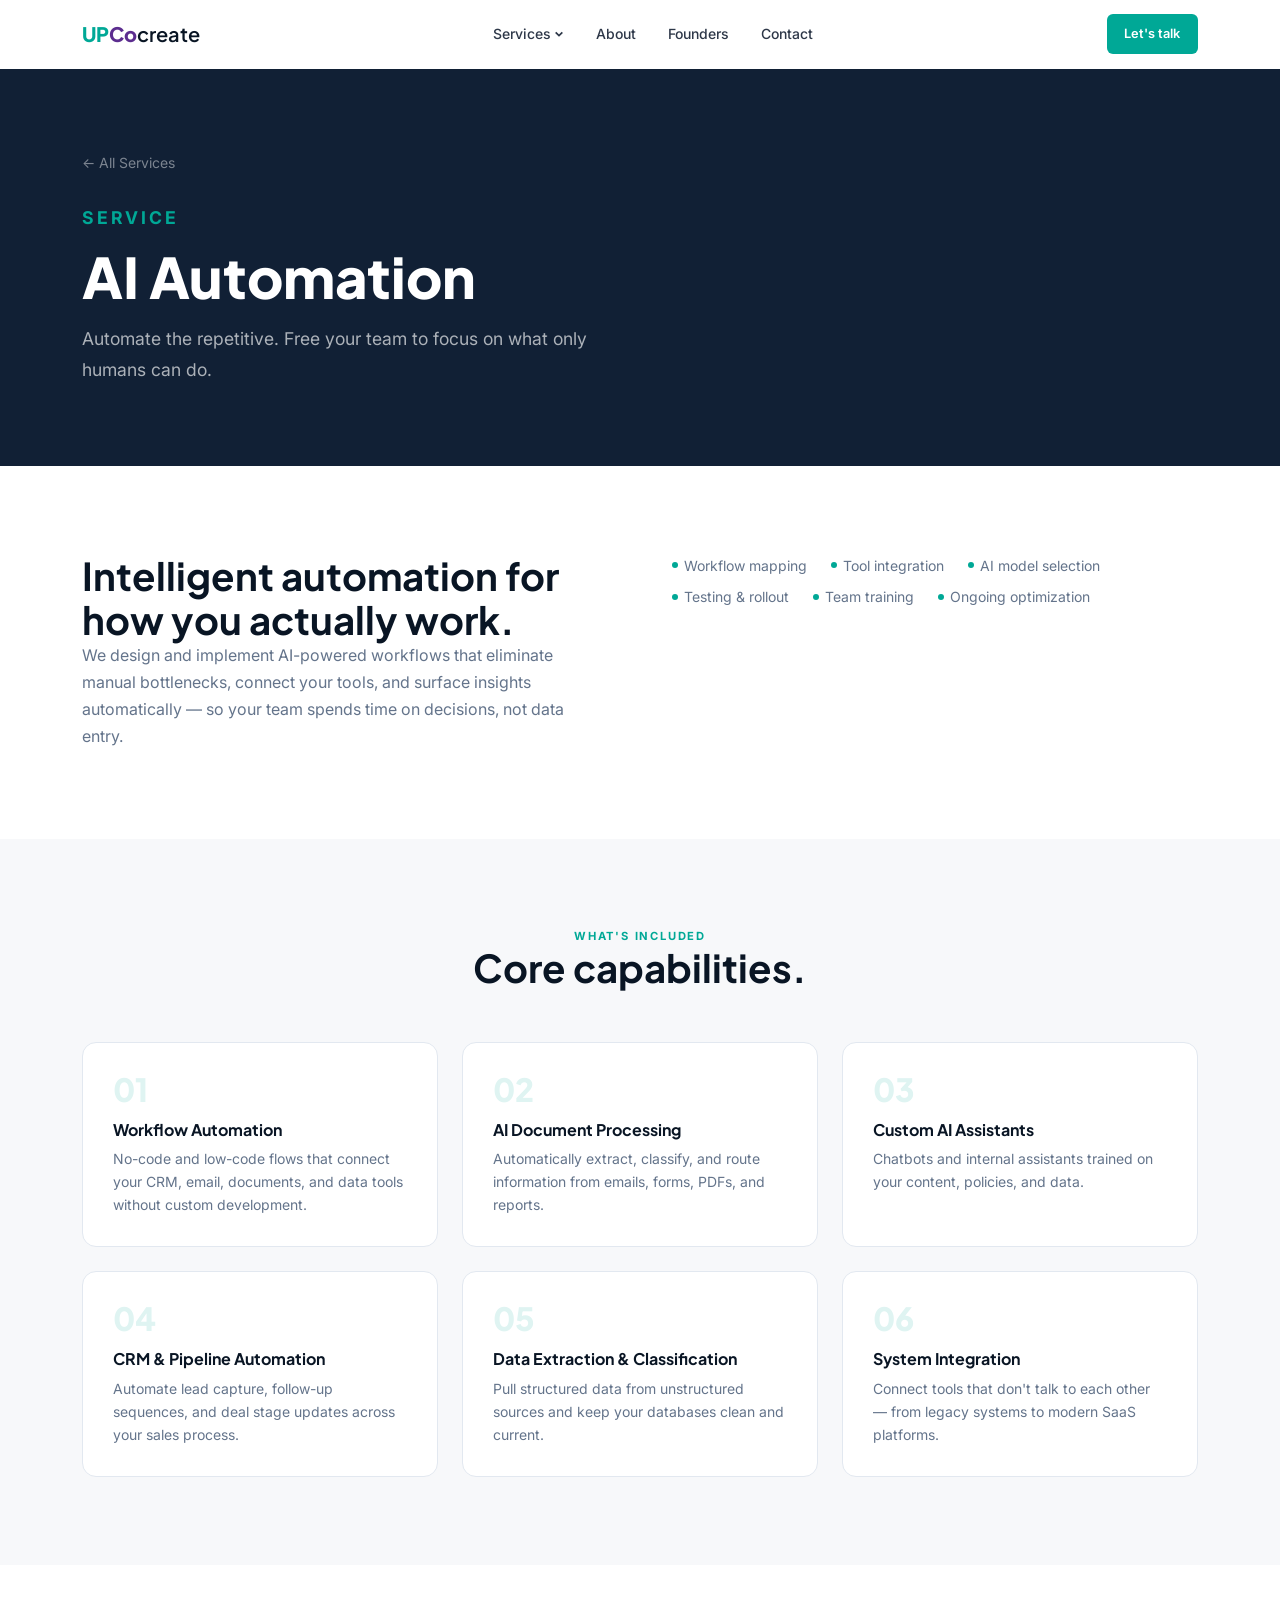
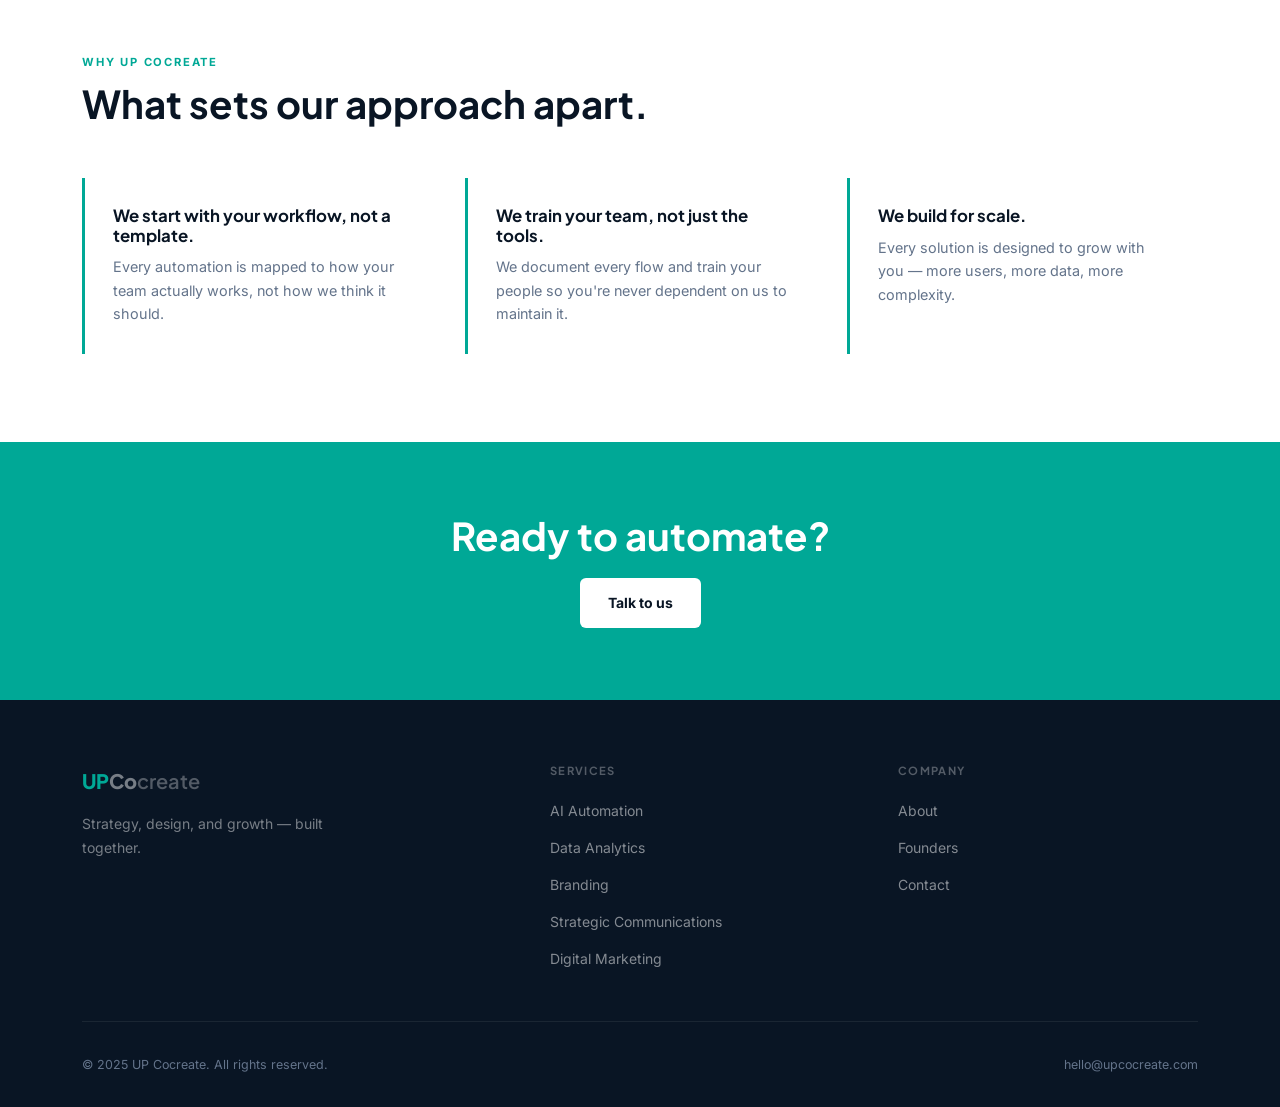
<file: services/ai-automation.html>
<!DOCTYPE html>
<html lang="en">
<head>
  <meta charset="UTF-8">
  <meta name="viewport" content="width=device-width, initial-scale=1.0">
  <meta name="description" content="AI Automation services from UP Cocreate — intelligent workflows that eliminate bottlenecks and free your team to focus on what matters.">
  <meta property="og:title" content="AI Automation — UP Cocreate">
  <meta property="og:description" content="Automate the repetitive. Free your team to focus on what only humans can do.">
  <meta property="og:type" content="website">
  <title>AI Automation — UP Cocreate</title>
  <link rel="preconnect" href="https://fonts.googleapis.com">
  <link rel="preconnect" href="https://fonts.gstatic.com" crossorigin>
  <link href="https://fonts.googleapis.com/css2?family=Plus+Jakarta+Sans:wght@700;800&family=Inter:wght@300;400;500&display=swap" rel="stylesheet">
  <link rel="stylesheet" href="../styles.css">
  <link rel="icon" type="image/svg+xml" href="../assets/favicon/up-cocreate-trans.svg">
</head>
<body>

  <!-- NAV -->
  <header class="header" id="header">
    <div class="container nav-wrap">
      <a href="../index.html" class="logo">
        <span class="logo-up">UP</span><span class="logo-co"> Co</span><span class="logo-create">create</span>
      </a>
      <nav aria-label="Main navigation">
        <ul class="nav" style="list-style:none;display:flex;align-items:center;gap:.25rem;">
          <li class="nav-item">
            <a href="ai-automation.html" class="nav-link">Services
              <svg class="nav-chevron" viewBox="0 0 12 12" fill="none" stroke="currentColor" stroke-width="2" aria-hidden="true"><path d="M2 4l4 4 4-4"/></svg>
            </a>
            <div class="dropdown">
              <a href="../services/ai-automation.html"><span class="dropdown-icon"><svg width="14" height="14" viewBox="0 0 24 24" fill="none" stroke="currentColor" stroke-width="2" aria-hidden="true"><circle cx="12" cy="12" r="3"/><path d="M12 1v4M12 19v4M4.22 4.22l2.83 2.83M16.95 16.95l2.83 2.83M1 12h4M19 12h4M4.22 19.78l2.83-2.83M16.95 7.05l2.83-2.83"/></svg></span>AI Automation</a>
              <a href="../services/data-analytics.html"><span class="dropdown-icon"><svg width="14" height="14" viewBox="0 0 24 24" fill="none" stroke="currentColor" stroke-width="2" aria-hidden="true"><path d="M3 3v18h18"/><path d="M18 17V9"/><path d="M13 17V5"/><path d="M8 17v-3"/></svg></span>Data Analytics</a>
              <a href="../services/branding.html"><span class="dropdown-icon"><svg width="14" height="14" viewBox="0 0 24 24" fill="none" stroke="currentColor" stroke-width="2" aria-hidden="true"><polygon points="12 2 15.09 8.26 22 9.27 17 14.14 18.18 21.02 12 17.77 5.82 21.02 7 14.14 2 9.27 8.91 8.26 12 2"/></svg></span>Branding</a>
              <a href="../services/strategic-communications.html"><span class="dropdown-icon"><svg width="14" height="14" viewBox="0 0 24 24" fill="none" stroke="currentColor" stroke-width="2" aria-hidden="true"><path d="M21 15a2 2 0 0 1-2 2H7l-4 4V5a2 2 0 0 1 2-2h14a2 2 0 0 1 2 2z"/></svg></span>Strategic Communications</a>
              <a href="../services/digital-marketing.html"><span class="dropdown-icon"><svg width="14" height="14" viewBox="0 0 24 24" fill="none" stroke="currentColor" stroke-width="2" aria-hidden="true"><polyline points="22 12 18 12 15 21 9 3 6 12 2 12"/></svg></span>Digital Marketing</a>
            </div>
          </li>
          <li><a href="../about.html" class="nav-link">About</a></li>
          <li><a href="../about.html#founders" class="nav-link">Founders</a></li>
          <li><a href="../contact.html" class="nav-link">Contact</a></li>
        </ul>
      </nav>
      <div class="nav-right">
        <a href="../contact.html" class="btn btn-teal btn-sm">Let's talk</a>
      </div>
      <button class="hamburger" id="hamburger" aria-label="Toggle menu" aria-expanded="false"><span></span><span></span><span></span></button>
    </div>
  </header>

  <div class="mobile-menu" id="mobileMenu" aria-hidden="true">
    <ul>
      <li><a href="../services/ai-automation.html">AI Automation</a></li>
      <li><a href="../services/data-analytics.html">Data Analytics</a></li>
      <li><a href="../services/branding.html">Branding</a></li>
      <li><a href="../services/strategic-communications.html">Strategic Communications</a></li>
      <li><a href="../services/digital-marketing.html">Digital Marketing</a></li>
      <li><a href="../about.html">About</a></li>
      <li><a href="../about.html#founders">Founders</a></li>
      <li><a href="../contact.html">Contact</a></li>
    </ul>
  </div>

  <main>

    <!-- PAGE HERO -->
    <section class="page-hero">
      <div class="container">
        <a href="../index.html#services" class="back-link">&larr; All Services</a>
        <p class="eyebrow">Service</p>
        <h1>AI Automation</h1>
        <p>Automate the repetitive. Free your team to focus on what only humans can do.</p>
      </div>
    </section>

    <!-- WHAT IT IS -->
    <section class="section" style="background:#FFFFFF;">
      <div class="container">
        <div class="what-grid" style="display:grid;grid-template-columns:1fr 1fr;gap:4rem;align-items:start;">
          <div>
            <h2>Intelligent automation for how you actually work.</h2>
            <p>We design and implement AI-powered workflows that eliminate manual bottlenecks, connect your tools, and surface insights automatically — so your team spends time on decisions, not data entry.</p>
          </div>
          <div>
            <ul class="service-checklist" aria-label="What is included">
              <li>Workflow mapping</li>
              <li>Tool integration</li>
              <li>AI model selection</li>
              <li>Testing &amp; rollout</li>
              <li>Team training</li>
              <li>Ongoing optimization</li>
            </ul>
          </div>
        </div>
      </div>
    </section>

    <!-- FEATURES -->
    <section class="section" style="background:#F7F8FA;">
      <div class="container">
        <div class="section-intro center">
          <p class="eyebrow">What's included</p>
          <h2>Core capabilities.</h2>
        </div>
        <div class="features-grid">

          <div class="feature-card">
            <div class="feature-num" aria-hidden="true">01</div>
            <h3>Workflow Automation</h3>
            <p>No-code and low-code flows that connect your CRM, email, documents, and data tools without custom development.</p>
          </div>

          <div class="feature-card">
            <div class="feature-num" aria-hidden="true">02</div>
            <h3>AI Document Processing</h3>
            <p>Automatically extract, classify, and route information from emails, forms, PDFs, and reports.</p>
          </div>

          <div class="feature-card">
            <div class="feature-num" aria-hidden="true">03</div>
            <h3>Custom AI Assistants</h3>
            <p>Chatbots and internal assistants trained on your content, policies, and data.</p>
          </div>

          <div class="feature-card">
            <div class="feature-num" aria-hidden="true">04</div>
            <h3>CRM &amp; Pipeline Automation</h3>
            <p>Automate lead capture, follow-up sequences, and deal stage updates across your sales process.</p>
          </div>

          <div class="feature-card">
            <div class="feature-num" aria-hidden="true">05</div>
            <h3>Data Extraction &amp; Classification</h3>
            <p>Pull structured data from unstructured sources and keep your databases clean and current.</p>
          </div>

          <div class="feature-card">
            <div class="feature-num" aria-hidden="true">06</div>
            <h3>System Integration</h3>
            <p>Connect tools that don't talk to each other — from legacy systems to modern SaaS platforms.</p>
          </div>

        </div>
      </div>
    </section>

    <!-- WHY UP COCREATE -->
    <section class="section" style="background:#FFFFFF;">
      <div class="container">
        <div class="section-intro">
          <p class="eyebrow">Why UP Cocreate</p>
          <h2>What sets our approach apart.</h2>
        </div>
        <div class="why-grid">

          <div class="why-card">
            <h3>We start with your workflow, not a template.</h3>
            <p>Every automation is mapped to how your team actually works, not how we think it should.</p>
          </div>

          <div class="why-card">
            <h3>We train your team, not just the tools.</h3>
            <p>We document every flow and train your people so you're never dependent on us to maintain it.</p>
          </div>

          <div class="why-card">
            <h3>We build for scale.</h3>
            <p>Every solution is designed to grow with you — more users, more data, more complexity.</p>
          </div>

        </div>
      </div>
    </section>

    <!-- CTA STRIP -->
    <section class="cta-strip">
      <div class="container">
        <h2>Ready to automate?</h2>
        <a href="../contact.html" class="btn btn-white">Talk to us</a>
      </div>
    </section>

  </main>

  <!-- FOOTER -->
  <footer class="footer">
    <div class="container">
      <div class="footer-top">
        <div class="footer-brand">
          <a href="../index.html" class="logo footer-logo"><span class="logo-up">UP</span><span class="logo-co"> Co</span><span class="logo-create">create</span></a>
          <p>Strategy, design, and growth — built together.</p>
        </div>
        <div class="footer-col">
          <h4>Services</h4>
          <ul>
            <li><a href="../services/ai-automation.html">AI Automation</a></li>
            <li><a href="../services/data-analytics.html">Data Analytics</a></li>
            <li><a href="../services/branding.html">Branding</a></li>
            <li><a href="../services/strategic-communications.html">Strategic Communications</a></li>
            <li><a href="../services/digital-marketing.html">Digital Marketing</a></li>
          </ul>
        </div>
        <div class="footer-col">
          <h4>Company</h4>
          <ul>
            <li><a href="../about.html">About</a></li>
            <li><a href="../about.html#founders">Founders</a></li>
            <li><a href="../contact.html">Contact</a></li>
          </ul>
        </div>
      </div>
      <div class="footer-bottom">
        <p>&copy; 2025 UP Cocreate. All rights reserved.</p>
        <p>hello@upcocreate.com</p>
      </div>
    </div>
  </footer>

  <script src="../script.js"></script>
</body>
</html>
</file>
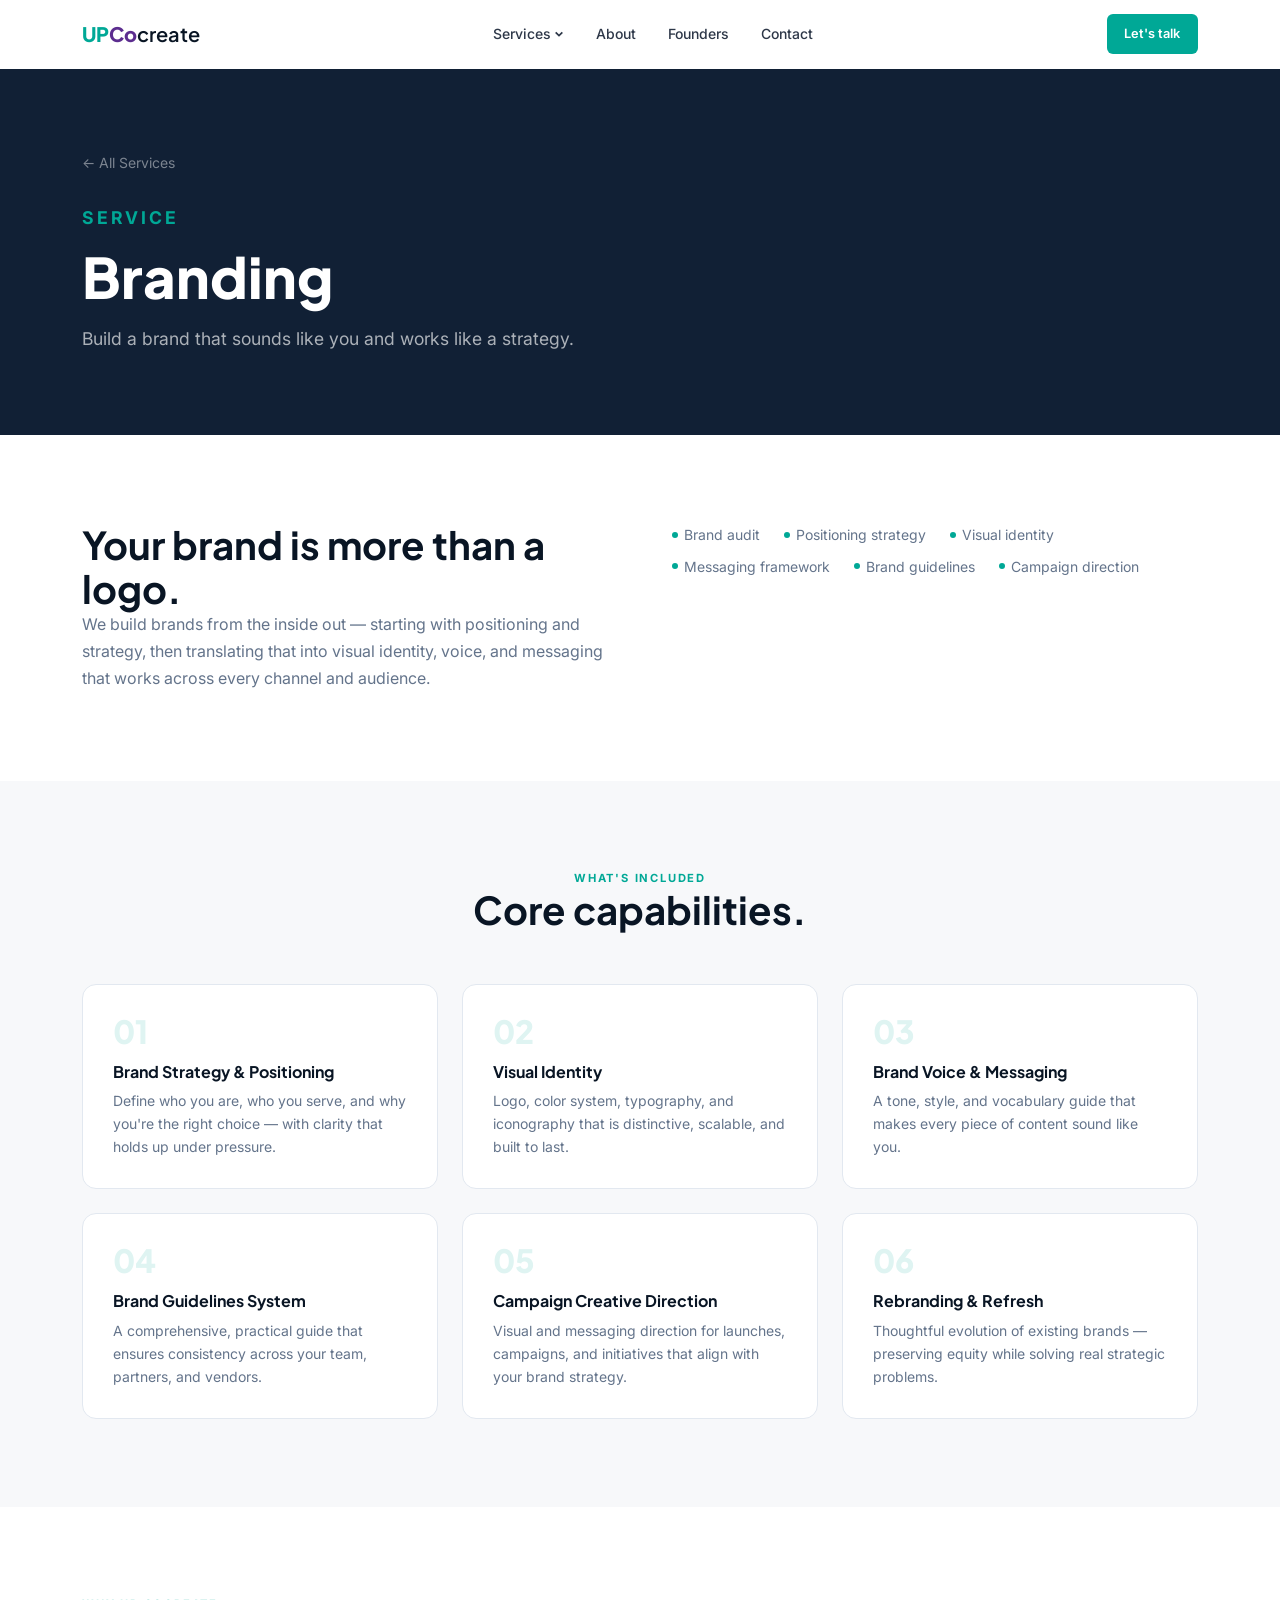
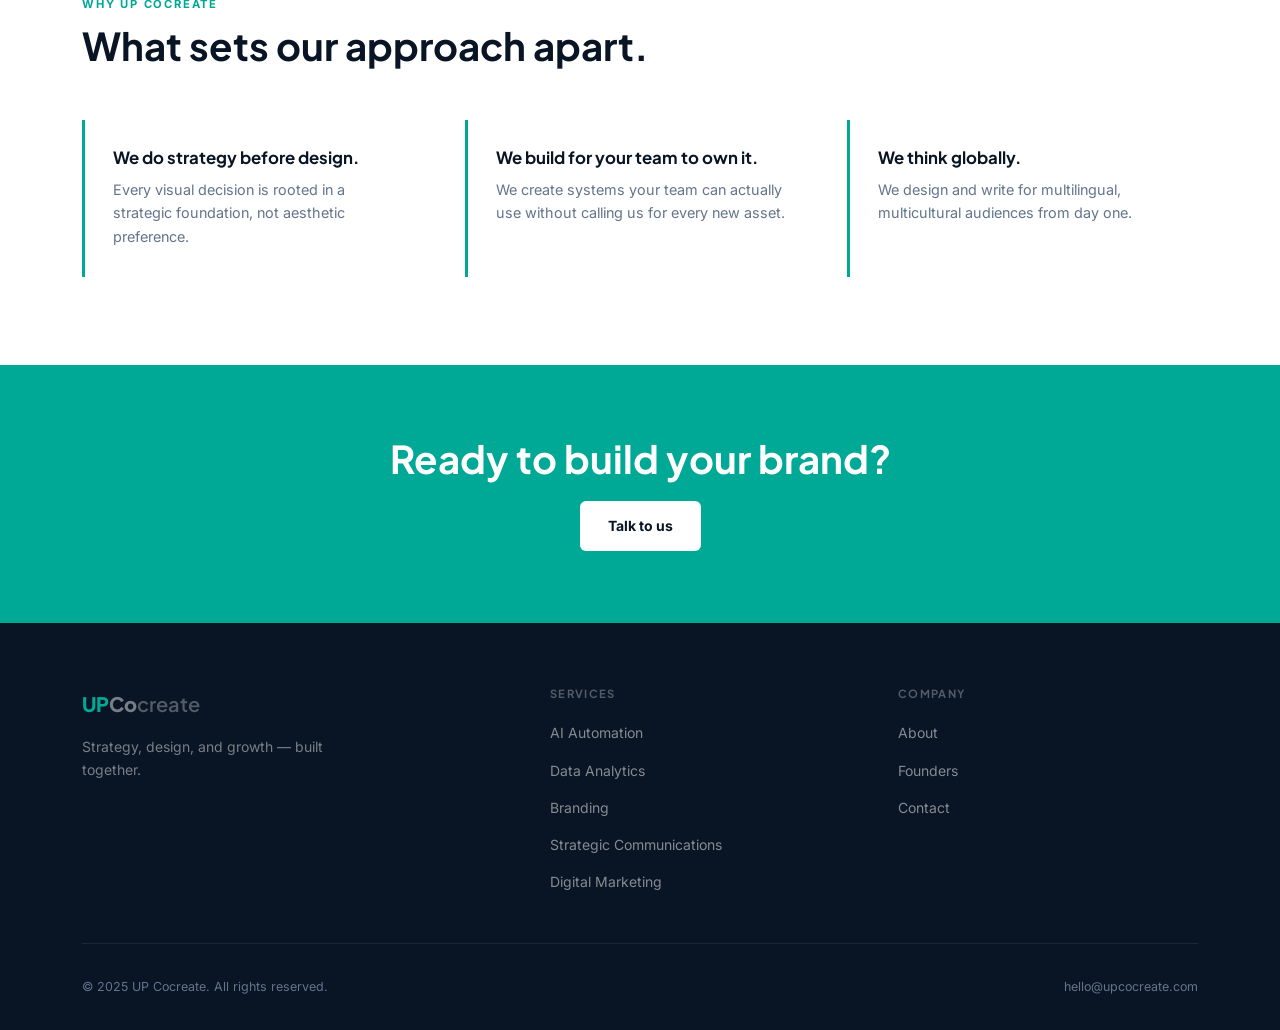
<file: services/branding.html>
<!DOCTYPE html>
<html lang="en">
<head>
  <meta charset="UTF-8">
  <meta name="viewport" content="width=device-width, initial-scale=1.0">
  <meta name="description" content="Branding services from UP Cocreate — brand strategy, visual identity, messaging, and guidelines built to last.">
  <meta property="og:title" content="Branding — UP Cocreate">
  <meta property="og:description" content="Build a brand that sounds like you and works like a strategy.">
  <meta property="og:type" content="website">
  <title>Branding — UP Cocreate</title>
  <link rel="preconnect" href="https://fonts.googleapis.com">
  <link rel="preconnect" href="https://fonts.gstatic.com" crossorigin>
  <link href="https://fonts.googleapis.com/css2?family=Plus+Jakarta+Sans:wght@700;800&family=Inter:wght@300;400;500&display=swap" rel="stylesheet">
  <link rel="stylesheet" href="../styles.css">
  <link rel="icon" type="image/svg+xml" href="../assets/favicon/up-cocreate-trans.svg">
</head>
<body>

  <!-- NAV -->
  <header class="header" id="header">
    <div class="container nav-wrap">
      <a href="../index.html" class="logo">
        <span class="logo-up">UP</span><span class="logo-co"> Co</span><span class="logo-create">create</span>
      </a>
      <nav aria-label="Main navigation">
        <ul class="nav" style="list-style:none;display:flex;align-items:center;gap:.25rem;">
          <li class="nav-item">
            <a href="branding.html" class="nav-link">Services
              <svg class="nav-chevron" viewBox="0 0 12 12" fill="none" stroke="currentColor" stroke-width="2" aria-hidden="true"><path d="M2 4l4 4 4-4"/></svg>
            </a>
            <div class="dropdown">
              <a href="../services/ai-automation.html"><span class="dropdown-icon"><svg width="14" height="14" viewBox="0 0 24 24" fill="none" stroke="currentColor" stroke-width="2" aria-hidden="true"><circle cx="12" cy="12" r="3"/><path d="M12 1v4M12 19v4M4.22 4.22l2.83 2.83M16.95 16.95l2.83 2.83M1 12h4M19 12h4M4.22 19.78l2.83-2.83M16.95 7.05l2.83-2.83"/></svg></span>AI Automation</a>
              <a href="../services/data-analytics.html"><span class="dropdown-icon"><svg width="14" height="14" viewBox="0 0 24 24" fill="none" stroke="currentColor" stroke-width="2" aria-hidden="true"><path d="M3 3v18h18"/><path d="M18 17V9"/><path d="M13 17V5"/><path d="M8 17v-3"/></svg></span>Data Analytics</a>
              <a href="../services/branding.html"><span class="dropdown-icon"><svg width="14" height="14" viewBox="0 0 24 24" fill="none" stroke="currentColor" stroke-width="2" aria-hidden="true"><polygon points="12 2 15.09 8.26 22 9.27 17 14.14 18.18 21.02 12 17.77 5.82 21.02 7 14.14 2 9.27 8.91 8.26 12 2"/></svg></span>Branding</a>
              <a href="../services/strategic-communications.html"><span class="dropdown-icon"><svg width="14" height="14" viewBox="0 0 24 24" fill="none" stroke="currentColor" stroke-width="2" aria-hidden="true"><path d="M21 15a2 2 0 0 1-2 2H7l-4 4V5a2 2 0 0 1 2-2h14a2 2 0 0 1 2 2z"/></svg></span>Strategic Communications</a>
              <a href="../services/digital-marketing.html"><span class="dropdown-icon"><svg width="14" height="14" viewBox="0 0 24 24" fill="none" stroke="currentColor" stroke-width="2" aria-hidden="true"><polyline points="22 12 18 12 15 21 9 3 6 12 2 12"/></svg></span>Digital Marketing</a>
            </div>
          </li>
          <li><a href="../about.html" class="nav-link">About</a></li>
          <li><a href="../about.html#founders" class="nav-link">Founders</a></li>
          <li><a href="../contact.html" class="nav-link">Contact</a></li>
        </ul>
      </nav>
      <div class="nav-right">
        <a href="../contact.html" class="btn btn-teal btn-sm">Let's talk</a>
      </div>
      <button class="hamburger" id="hamburger" aria-label="Toggle menu" aria-expanded="false"><span></span><span></span><span></span></button>
    </div>
  </header>

  <div class="mobile-menu" id="mobileMenu" aria-hidden="true">
    <ul>
      <li><a href="../services/ai-automation.html">AI Automation</a></li>
      <li><a href="../services/data-analytics.html">Data Analytics</a></li>
      <li><a href="../services/branding.html">Branding</a></li>
      <li><a href="../services/strategic-communications.html">Strategic Communications</a></li>
      <li><a href="../services/digital-marketing.html">Digital Marketing</a></li>
      <li><a href="../about.html">About</a></li>
      <li><a href="../about.html#founders">Founders</a></li>
      <li><a href="../contact.html">Contact</a></li>
    </ul>
  </div>

  <main>

    <!-- PAGE HERO -->
    <section class="page-hero">
      <div class="container">
        <a href="../index.html#services" class="back-link">&larr; All Services</a>
        <p class="eyebrow">Service</p>
        <h1>Branding</h1>
        <p>Build a brand that sounds like you and works like a strategy.</p>
      </div>
    </section>

    <!-- WHAT IT IS -->
    <section class="section" style="background:#FFFFFF;">
      <div class="container">
        <div class="what-grid" style="display:grid;grid-template-columns:1fr 1fr;gap:4rem;align-items:start;">
          <div>
            <h2>Your brand is more than a logo.</h2>
            <p>We build brands from the inside out — starting with positioning and strategy, then translating that into visual identity, voice, and messaging that works across every channel and audience.</p>
          </div>
          <div>
            <ul class="service-checklist" aria-label="What is included">
              <li>Brand audit</li>
              <li>Positioning strategy</li>
              <li>Visual identity</li>
              <li>Messaging framework</li>
              <li>Brand guidelines</li>
              <li>Campaign direction</li>
            </ul>
          </div>
        </div>
      </div>
    </section>

    <!-- FEATURES -->
    <section class="section" style="background:#F7F8FA;">
      <div class="container">
        <div class="section-intro center">
          <p class="eyebrow">What's included</p>
          <h2>Core capabilities.</h2>
        </div>
        <div class="features-grid">

          <div class="feature-card">
            <div class="feature-num" aria-hidden="true">01</div>
            <h3>Brand Strategy &amp; Positioning</h3>
            <p>Define who you are, who you serve, and why you're the right choice — with clarity that holds up under pressure.</p>
          </div>

          <div class="feature-card">
            <div class="feature-num" aria-hidden="true">02</div>
            <h3>Visual Identity</h3>
            <p>Logo, color system, typography, and iconography that is distinctive, scalable, and built to last.</p>
          </div>

          <div class="feature-card">
            <div class="feature-num" aria-hidden="true">03</div>
            <h3>Brand Voice &amp; Messaging</h3>
            <p>A tone, style, and vocabulary guide that makes every piece of content sound like you.</p>
          </div>

          <div class="feature-card">
            <div class="feature-num" aria-hidden="true">04</div>
            <h3>Brand Guidelines System</h3>
            <p>A comprehensive, practical guide that ensures consistency across your team, partners, and vendors.</p>
          </div>

          <div class="feature-card">
            <div class="feature-num" aria-hidden="true">05</div>
            <h3>Campaign Creative Direction</h3>
            <p>Visual and messaging direction for launches, campaigns, and initiatives that align with your brand strategy.</p>
          </div>

          <div class="feature-card">
            <div class="feature-num" aria-hidden="true">06</div>
            <h3>Rebranding &amp; Refresh</h3>
            <p>Thoughtful evolution of existing brands — preserving equity while solving real strategic problems.</p>
          </div>

        </div>
      </div>
    </section>

    <!-- WHY UP COCREATE -->
    <section class="section" style="background:#FFFFFF;">
      <div class="container">
        <div class="section-intro">
          <p class="eyebrow">Why UP Cocreate</p>
          <h2>What sets our approach apart.</h2>
        </div>
        <div class="why-grid">

          <div class="why-card">
            <h3>We do strategy before design.</h3>
            <p>Every visual decision is rooted in a strategic foundation, not aesthetic preference.</p>
          </div>

          <div class="why-card">
            <h3>We build for your team to own it.</h3>
            <p>We create systems your team can actually use without calling us for every new asset.</p>
          </div>

          <div class="why-card">
            <h3>We think globally.</h3>
            <p>We design and write for multilingual, multicultural audiences from day one.</p>
          </div>

        </div>
      </div>
    </section>

    <!-- CTA STRIP -->
    <section class="cta-strip">
      <div class="container">
        <h2>Ready to build your brand?</h2>
        <a href="../contact.html" class="btn btn-white">Talk to us</a>
      </div>
    </section>

  </main>

  <!-- FOOTER -->
  <footer class="footer">
    <div class="container">
      <div class="footer-top">
        <div class="footer-brand">
          <a href="../index.html" class="logo footer-logo"><span class="logo-up">UP</span><span class="logo-co"> Co</span><span class="logo-create">create</span></a>
          <p>Strategy, design, and growth — built together.</p>
        </div>
        <div class="footer-col">
          <h4>Services</h4>
          <ul>
            <li><a href="../services/ai-automation.html">AI Automation</a></li>
            <li><a href="../services/data-analytics.html">Data Analytics</a></li>
            <li><a href="../services/branding.html">Branding</a></li>
            <li><a href="../services/strategic-communications.html">Strategic Communications</a></li>
            <li><a href="../services/digital-marketing.html">Digital Marketing</a></li>
          </ul>
        </div>
        <div class="footer-col">
          <h4>Company</h4>
          <ul>
            <li><a href="../about.html">About</a></li>
            <li><a href="../about.html#founders">Founders</a></li>
            <li><a href="../contact.html">Contact</a></li>
          </ul>
        </div>
      </div>
      <div class="footer-bottom">
        <p>&copy; 2025 UP Cocreate. All rights reserved.</p>
        <p>hello@upcocreate.com</p>
      </div>
    </div>
  </footer>

  <script src="../script.js"></script>
</body>
</html>
</file>
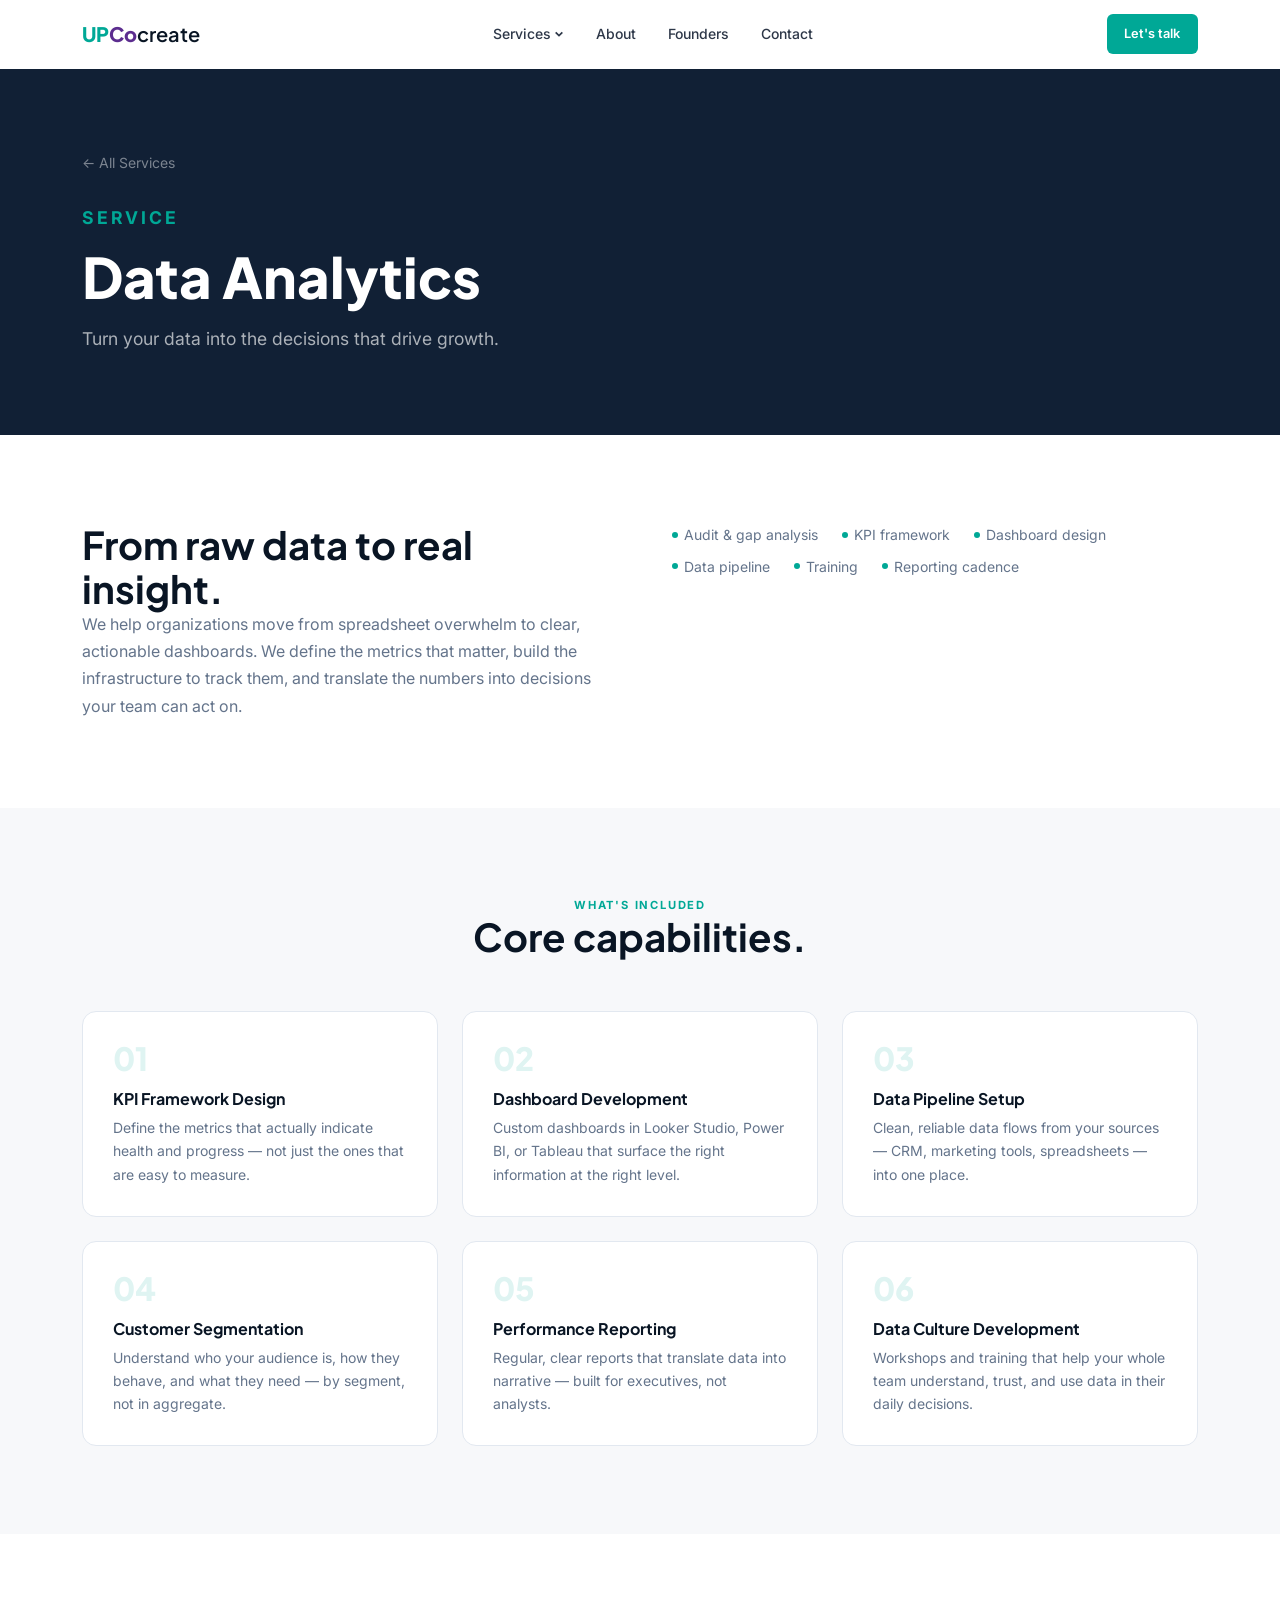
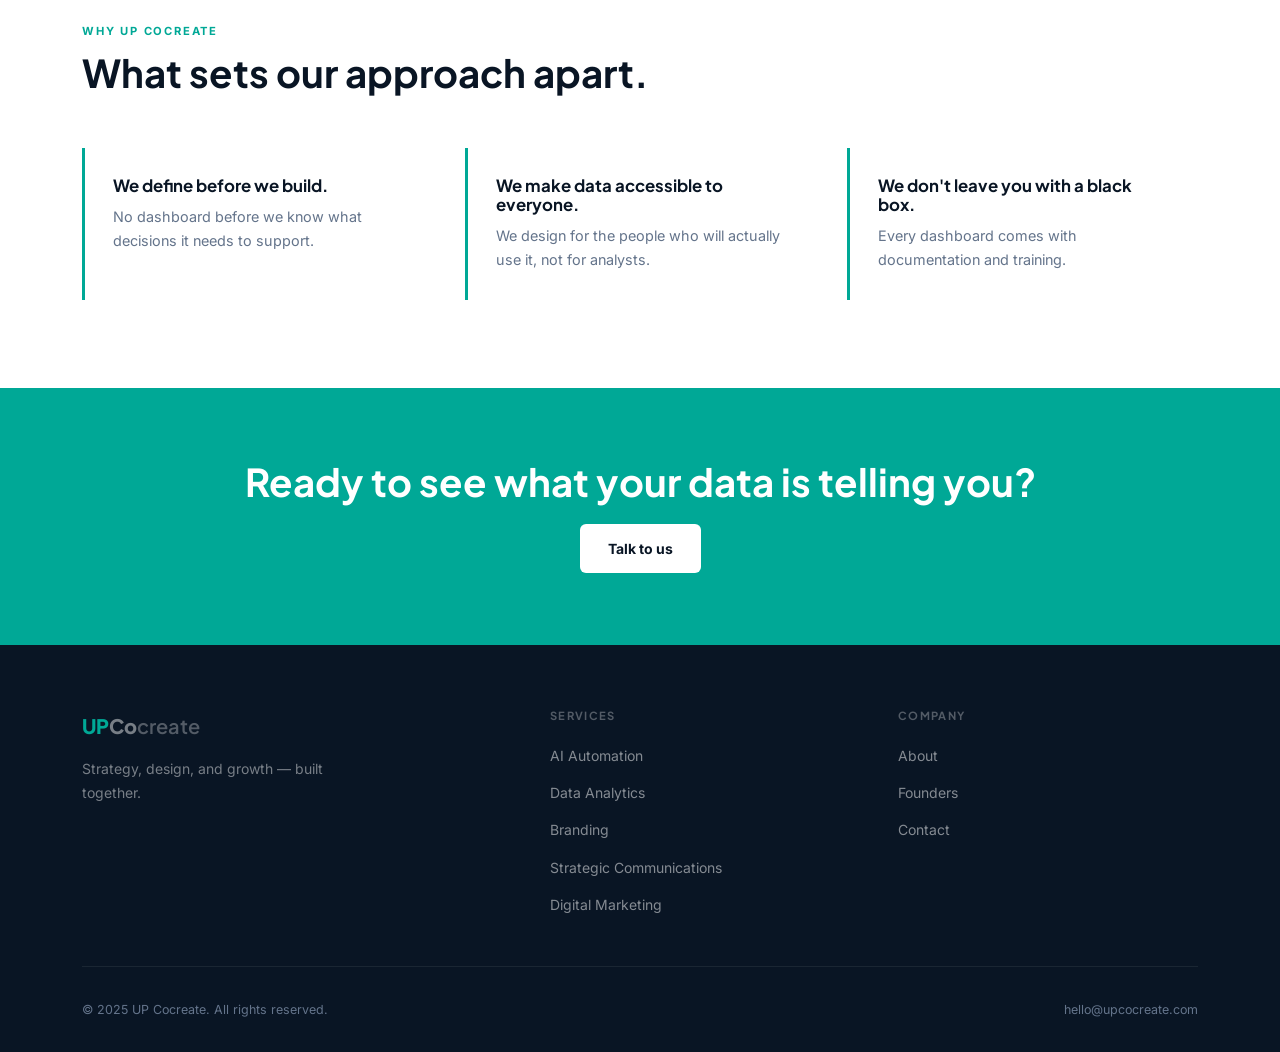
<file: services/data-analytics.html>
<!DOCTYPE html>
<html lang="en">
<head>
  <meta charset="UTF-8">
  <meta name="viewport" content="width=device-width, initial-scale=1.0">
  <meta name="description" content="Data Analytics services from UP Cocreate — KPI frameworks, dashboards, and data pipelines that turn your data into decisions.">
  <meta property="og:title" content="Data Analytics — UP Cocreate">
  <meta property="og:description" content="Turn your data into the decisions that drive growth.">
  <meta property="og:type" content="website">
  <title>Data Analytics — UP Cocreate</title>
  <link rel="preconnect" href="https://fonts.googleapis.com">
  <link rel="preconnect" href="https://fonts.gstatic.com" crossorigin>
  <link href="https://fonts.googleapis.com/css2?family=Plus+Jakarta+Sans:wght@700;800&family=Inter:wght@300;400;500&display=swap" rel="stylesheet">
  <link rel="stylesheet" href="../styles.css">
  <link rel="icon" type="image/svg+xml" href="../assets/favicon/up-cocreate-trans.svg">
</head>
<body>

  <!-- NAV -->
  <header class="header" id="header">
    <div class="container nav-wrap">
      <a href="../index.html" class="logo">
        <span class="logo-up">UP</span><span class="logo-co"> Co</span><span class="logo-create">create</span>
      </a>
      <nav aria-label="Main navigation">
        <ul class="nav" style="list-style:none;display:flex;align-items:center;gap:.25rem;">
          <li class="nav-item">
            <a href="data-analytics.html" class="nav-link">Services
              <svg class="nav-chevron" viewBox="0 0 12 12" fill="none" stroke="currentColor" stroke-width="2" aria-hidden="true"><path d="M2 4l4 4 4-4"/></svg>
            </a>
            <div class="dropdown">
              <a href="../services/ai-automation.html"><span class="dropdown-icon"><svg width="14" height="14" viewBox="0 0 24 24" fill="none" stroke="currentColor" stroke-width="2" aria-hidden="true"><circle cx="12" cy="12" r="3"/><path d="M12 1v4M12 19v4M4.22 4.22l2.83 2.83M16.95 16.95l2.83 2.83M1 12h4M19 12h4M4.22 19.78l2.83-2.83M16.95 7.05l2.83-2.83"/></svg></span>AI Automation</a>
              <a href="../services/data-analytics.html"><span class="dropdown-icon"><svg width="14" height="14" viewBox="0 0 24 24" fill="none" stroke="currentColor" stroke-width="2" aria-hidden="true"><path d="M3 3v18h18"/><path d="M18 17V9"/><path d="M13 17V5"/><path d="M8 17v-3"/></svg></span>Data Analytics</a>
              <a href="../services/branding.html"><span class="dropdown-icon"><svg width="14" height="14" viewBox="0 0 24 24" fill="none" stroke="currentColor" stroke-width="2" aria-hidden="true"><polygon points="12 2 15.09 8.26 22 9.27 17 14.14 18.18 21.02 12 17.77 5.82 21.02 7 14.14 2 9.27 8.91 8.26 12 2"/></svg></span>Branding</a>
              <a href="../services/strategic-communications.html"><span class="dropdown-icon"><svg width="14" height="14" viewBox="0 0 24 24" fill="none" stroke="currentColor" stroke-width="2" aria-hidden="true"><path d="M21 15a2 2 0 0 1-2 2H7l-4 4V5a2 2 0 0 1 2-2h14a2 2 0 0 1 2 2z"/></svg></span>Strategic Communications</a>
              <a href="../services/digital-marketing.html"><span class="dropdown-icon"><svg width="14" height="14" viewBox="0 0 24 24" fill="none" stroke="currentColor" stroke-width="2" aria-hidden="true"><polyline points="22 12 18 12 15 21 9 3 6 12 2 12"/></svg></span>Digital Marketing</a>
            </div>
          </li>
          <li><a href="../about.html" class="nav-link">About</a></li>
          <li><a href="../about.html#founders" class="nav-link">Founders</a></li>
          <li><a href="../contact.html" class="nav-link">Contact</a></li>
        </ul>
      </nav>
      <div class="nav-right">
        <a href="../contact.html" class="btn btn-teal btn-sm">Let's talk</a>
      </div>
      <button class="hamburger" id="hamburger" aria-label="Toggle menu" aria-expanded="false"><span></span><span></span><span></span></button>
    </div>
  </header>

  <div class="mobile-menu" id="mobileMenu" aria-hidden="true">
    <ul>
      <li><a href="../services/ai-automation.html">AI Automation</a></li>
      <li><a href="../services/data-analytics.html">Data Analytics</a></li>
      <li><a href="../services/branding.html">Branding</a></li>
      <li><a href="../services/strategic-communications.html">Strategic Communications</a></li>
      <li><a href="../services/digital-marketing.html">Digital Marketing</a></li>
      <li><a href="../about.html">About</a></li>
      <li><a href="../about.html#founders">Founders</a></li>
      <li><a href="../contact.html">Contact</a></li>
    </ul>
  </div>

  <main>

    <!-- PAGE HERO -->
    <section class="page-hero">
      <div class="container">
        <a href="../index.html#services" class="back-link">&larr; All Services</a>
        <p class="eyebrow">Service</p>
        <h1>Data Analytics</h1>
        <p>Turn your data into the decisions that drive growth.</p>
      </div>
    </section>

    <!-- WHAT IT IS -->
    <section class="section" style="background:#FFFFFF;">
      <div class="container">
        <div class="what-grid" style="display:grid;grid-template-columns:1fr 1fr;gap:4rem;align-items:start;">
          <div>
            <h2>From raw data to real insight.</h2>
            <p>We help organizations move from spreadsheet overwhelm to clear, actionable dashboards. We define the metrics that matter, build the infrastructure to track them, and translate the numbers into decisions your team can act on.</p>
          </div>
          <div>
            <ul class="service-checklist" aria-label="What is included">
              <li>Audit &amp; gap analysis</li>
              <li>KPI framework</li>
              <li>Dashboard design</li>
              <li>Data pipeline</li>
              <li>Training</li>
              <li>Reporting cadence</li>
            </ul>
          </div>
        </div>
      </div>
    </section>

    <!-- FEATURES -->
    <section class="section" style="background:#F7F8FA;">
      <div class="container">
        <div class="section-intro center">
          <p class="eyebrow">What's included</p>
          <h2>Core capabilities.</h2>
        </div>
        <div class="features-grid">

          <div class="feature-card">
            <div class="feature-num" aria-hidden="true">01</div>
            <h3>KPI Framework Design</h3>
            <p>Define the metrics that actually indicate health and progress — not just the ones that are easy to measure.</p>
          </div>

          <div class="feature-card">
            <div class="feature-num" aria-hidden="true">02</div>
            <h3>Dashboard Development</h3>
            <p>Custom dashboards in Looker Studio, Power BI, or Tableau that surface the right information at the right level.</p>
          </div>

          <div class="feature-card">
            <div class="feature-num" aria-hidden="true">03</div>
            <h3>Data Pipeline Setup</h3>
            <p>Clean, reliable data flows from your sources — CRM, marketing tools, spreadsheets — into one place.</p>
          </div>

          <div class="feature-card">
            <div class="feature-num" aria-hidden="true">04</div>
            <h3>Customer Segmentation</h3>
            <p>Understand who your audience is, how they behave, and what they need — by segment, not in aggregate.</p>
          </div>

          <div class="feature-card">
            <div class="feature-num" aria-hidden="true">05</div>
            <h3>Performance Reporting</h3>
            <p>Regular, clear reports that translate data into narrative — built for executives, not analysts.</p>
          </div>

          <div class="feature-card">
            <div class="feature-num" aria-hidden="true">06</div>
            <h3>Data Culture Development</h3>
            <p>Workshops and training that help your whole team understand, trust, and use data in their daily decisions.</p>
          </div>

        </div>
      </div>
    </section>

    <!-- WHY UP COCREATE -->
    <section class="section" style="background:#FFFFFF;">
      <div class="container">
        <div class="section-intro">
          <p class="eyebrow">Why UP Cocreate</p>
          <h2>What sets our approach apart.</h2>
        </div>
        <div class="why-grid">

          <div class="why-card">
            <h3>We define before we build.</h3>
            <p>No dashboard before we know what decisions it needs to support.</p>
          </div>

          <div class="why-card">
            <h3>We make data accessible to everyone.</h3>
            <p>We design for the people who will actually use it, not for analysts.</p>
          </div>

          <div class="why-card">
            <h3>We don't leave you with a black box.</h3>
            <p>Every dashboard comes with documentation and training.</p>
          </div>

        </div>
      </div>
    </section>

    <!-- CTA STRIP -->
    <section class="cta-strip">
      <div class="container">
        <h2>Ready to see what your data is telling you?</h2>
        <a href="../contact.html" class="btn btn-white">Talk to us</a>
      </div>
    </section>

  </main>

  <!-- FOOTER -->
  <footer class="footer">
    <div class="container">
      <div class="footer-top">
        <div class="footer-brand">
          <a href="../index.html" class="logo footer-logo"><span class="logo-up">UP</span><span class="logo-co"> Co</span><span class="logo-create">create</span></a>
          <p>Strategy, design, and growth — built together.</p>
        </div>
        <div class="footer-col">
          <h4>Services</h4>
          <ul>
            <li><a href="../services/ai-automation.html">AI Automation</a></li>
            <li><a href="../services/data-analytics.html">Data Analytics</a></li>
            <li><a href="../services/branding.html">Branding</a></li>
            <li><a href="../services/strategic-communications.html">Strategic Communications</a></li>
            <li><a href="../services/digital-marketing.html">Digital Marketing</a></li>
          </ul>
        </div>
        <div class="footer-col">
          <h4>Company</h4>
          <ul>
            <li><a href="../about.html">About</a></li>
            <li><a href="../about.html#founders">Founders</a></li>
            <li><a href="../contact.html">Contact</a></li>
          </ul>
        </div>
      </div>
      <div class="footer-bottom">
        <p>&copy; 2025 UP Cocreate. All rights reserved.</p>
        <p>hello@upcocreate.com</p>
      </div>
    </div>
  </footer>

  <script src="../script.js"></script>
</body>
</html>
</file>
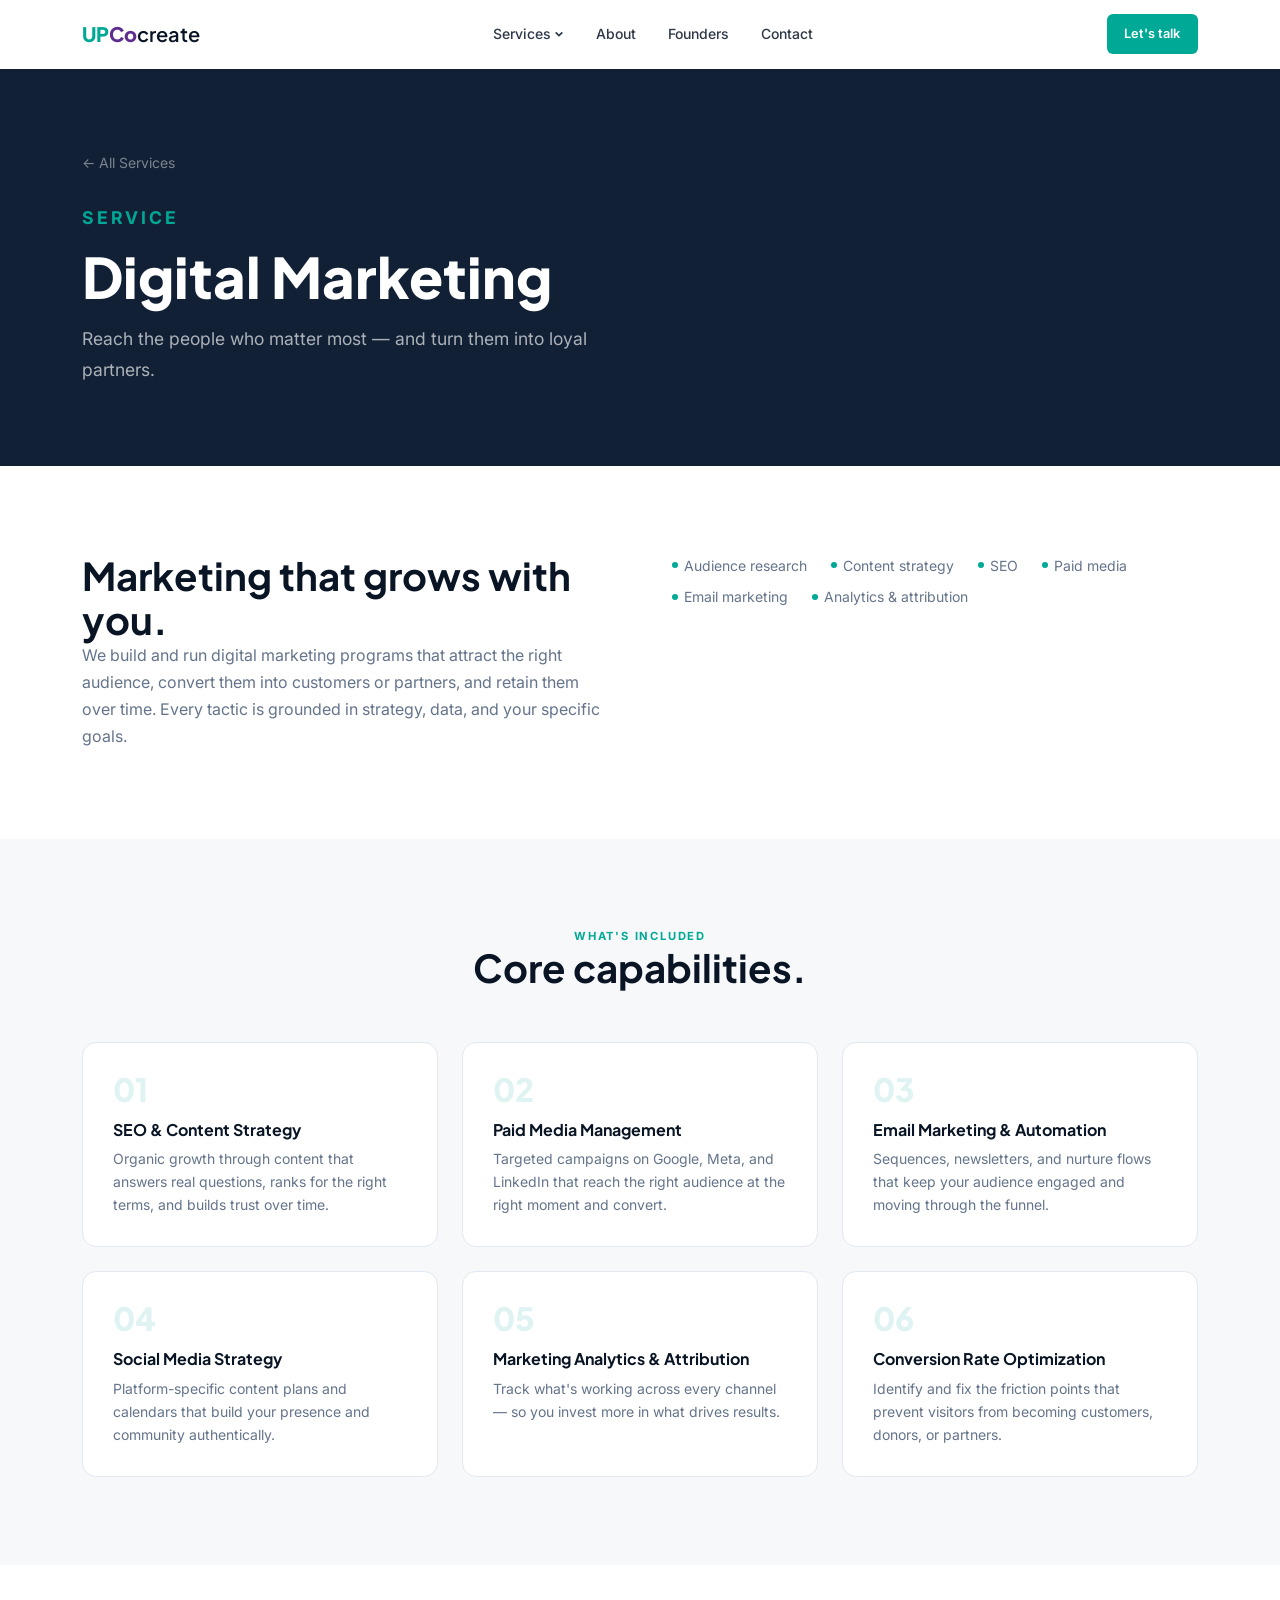
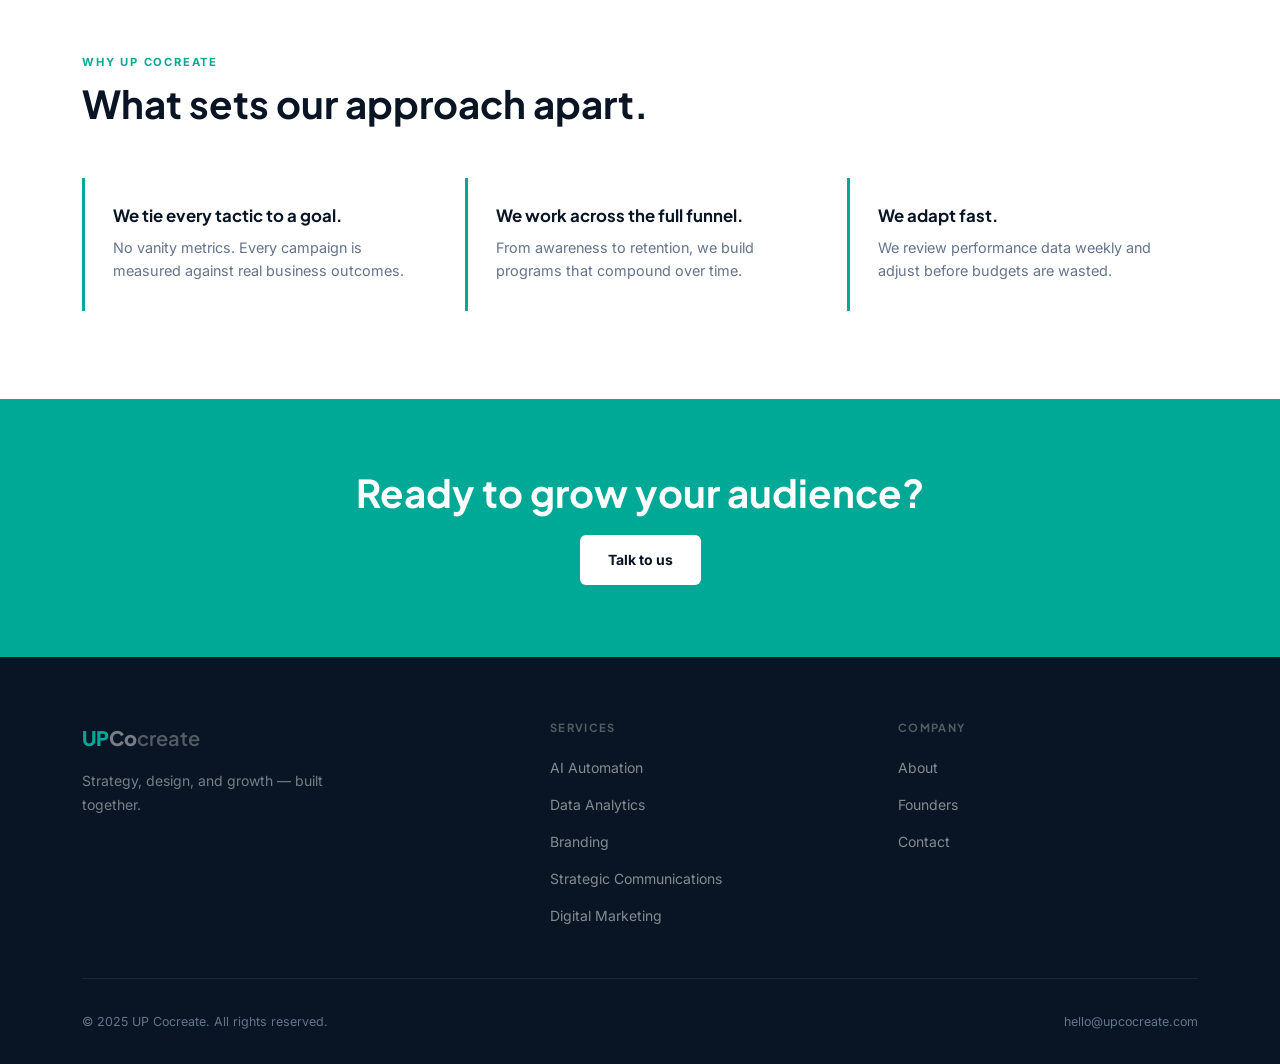
<file: services/digital-marketing.html>
<!DOCTYPE html>
<html lang="en">
<head>
  <meta charset="UTF-8">
  <meta name="viewport" content="width=device-width, initial-scale=1.0">
  <meta name="description" content="Digital Marketing services from UP Cocreate — SEO, paid media, email, social, and analytics programs that grow the right audience.">
  <meta property="og:title" content="Digital Marketing — UP Cocreate">
  <meta property="og:description" content="Reach the people who matter most — and turn them into loyal partners.">
  <meta property="og:type" content="website">
  <title>Digital Marketing — UP Cocreate</title>
  <link rel="preconnect" href="https://fonts.googleapis.com">
  <link rel="preconnect" href="https://fonts.gstatic.com" crossorigin>
  <link href="https://fonts.googleapis.com/css2?family=Plus+Jakarta+Sans:wght@700;800&family=Inter:wght@300;400;500&display=swap" rel="stylesheet">
  <link rel="stylesheet" href="../styles.css">
  <link rel="icon" type="image/svg+xml" href="../assets/favicon/up-cocreate-trans.svg">
</head>
<body>

  <!-- NAV -->
  <header class="header" id="header">
    <div class="container nav-wrap">
      <a href="../index.html" class="logo">
        <span class="logo-up">UP</span><span class="logo-co"> Co</span><span class="logo-create">create</span>
      </a>
      <nav aria-label="Main navigation">
        <ul class="nav" style="list-style:none;display:flex;align-items:center;gap:.25rem;">
          <li class="nav-item">
            <a href="digital-marketing.html" class="nav-link">Services
              <svg class="nav-chevron" viewBox="0 0 12 12" fill="none" stroke="currentColor" stroke-width="2" aria-hidden="true"><path d="M2 4l4 4 4-4"/></svg>
            </a>
            <div class="dropdown">
              <a href="../services/ai-automation.html"><span class="dropdown-icon"><svg width="14" height="14" viewBox="0 0 24 24" fill="none" stroke="currentColor" stroke-width="2" aria-hidden="true"><circle cx="12" cy="12" r="3"/><path d="M12 1v4M12 19v4M4.22 4.22l2.83 2.83M16.95 16.95l2.83 2.83M1 12h4M19 12h4M4.22 19.78l2.83-2.83M16.95 7.05l2.83-2.83"/></svg></span>AI Automation</a>
              <a href="../services/data-analytics.html"><span class="dropdown-icon"><svg width="14" height="14" viewBox="0 0 24 24" fill="none" stroke="currentColor" stroke-width="2" aria-hidden="true"><path d="M3 3v18h18"/><path d="M18 17V9"/><path d="M13 17V5"/><path d="M8 17v-3"/></svg></span>Data Analytics</a>
              <a href="../services/branding.html"><span class="dropdown-icon"><svg width="14" height="14" viewBox="0 0 24 24" fill="none" stroke="currentColor" stroke-width="2" aria-hidden="true"><polygon points="12 2 15.09 8.26 22 9.27 17 14.14 18.18 21.02 12 17.77 5.82 21.02 7 14.14 2 9.27 8.91 8.26 12 2"/></svg></span>Branding</a>
              <a href="../services/strategic-communications.html"><span class="dropdown-icon"><svg width="14" height="14" viewBox="0 0 24 24" fill="none" stroke="currentColor" stroke-width="2" aria-hidden="true"><path d="M21 15a2 2 0 0 1-2 2H7l-4 4V5a2 2 0 0 1 2-2h14a2 2 0 0 1 2 2z"/></svg></span>Strategic Communications</a>
              <a href="../services/digital-marketing.html"><span class="dropdown-icon"><svg width="14" height="14" viewBox="0 0 24 24" fill="none" stroke="currentColor" stroke-width="2" aria-hidden="true"><polyline points="22 12 18 12 15 21 9 3 6 12 2 12"/></svg></span>Digital Marketing</a>
            </div>
          </li>
          <li><a href="../about.html" class="nav-link">About</a></li>
          <li><a href="../about.html#founders" class="nav-link">Founders</a></li>
          <li><a href="../contact.html" class="nav-link">Contact</a></li>
        </ul>
      </nav>
      <div class="nav-right">
        <a href="../contact.html" class="btn btn-teal btn-sm">Let's talk</a>
      </div>
      <button class="hamburger" id="hamburger" aria-label="Toggle menu" aria-expanded="false"><span></span><span></span><span></span></button>
    </div>
  </header>

  <div class="mobile-menu" id="mobileMenu" aria-hidden="true">
    <ul>
      <li><a href="../services/ai-automation.html">AI Automation</a></li>
      <li><a href="../services/data-analytics.html">Data Analytics</a></li>
      <li><a href="../services/branding.html">Branding</a></li>
      <li><a href="../services/strategic-communications.html">Strategic Communications</a></li>
      <li><a href="../services/digital-marketing.html">Digital Marketing</a></li>
      <li><a href="../about.html">About</a></li>
      <li><a href="../about.html#founders">Founders</a></li>
      <li><a href="../contact.html">Contact</a></li>
    </ul>
  </div>

  <main>

    <!-- PAGE HERO -->
    <section class="page-hero">
      <div class="container">
        <a href="../index.html#services" class="back-link">&larr; All Services</a>
        <p class="eyebrow">Service</p>
        <h1>Digital Marketing</h1>
        <p>Reach the people who matter most — and turn them into loyal partners.</p>
      </div>
    </section>

    <!-- WHAT IT IS -->
    <section class="section" style="background:#FFFFFF;">
      <div class="container">
        <div class="what-grid" style="display:grid;grid-template-columns:1fr 1fr;gap:4rem;align-items:start;">
          <div>
            <h2>Marketing that grows with you.</h2>
            <p>We build and run digital marketing programs that attract the right audience, convert them into customers or partners, and retain them over time. Every tactic is grounded in strategy, data, and your specific goals.</p>
          </div>
          <div>
            <ul class="service-checklist" aria-label="What is included">
              <li>Audience research</li>
              <li>Content strategy</li>
              <li>SEO</li>
              <li>Paid media</li>
              <li>Email marketing</li>
              <li>Analytics &amp; attribution</li>
            </ul>
          </div>
        </div>
      </div>
    </section>

    <!-- FEATURES -->
    <section class="section" style="background:#F7F8FA;">
      <div class="container">
        <div class="section-intro center">
          <p class="eyebrow">What's included</p>
          <h2>Core capabilities.</h2>
        </div>
        <div class="features-grid">

          <div class="feature-card">
            <div class="feature-num" aria-hidden="true">01</div>
            <h3>SEO &amp; Content Strategy</h3>
            <p>Organic growth through content that answers real questions, ranks for the right terms, and builds trust over time.</p>
          </div>

          <div class="feature-card">
            <div class="feature-num" aria-hidden="true">02</div>
            <h3>Paid Media Management</h3>
            <p>Targeted campaigns on Google, Meta, and LinkedIn that reach the right audience at the right moment and convert.</p>
          </div>

          <div class="feature-card">
            <div class="feature-num" aria-hidden="true">03</div>
            <h3>Email Marketing &amp; Automation</h3>
            <p>Sequences, newsletters, and nurture flows that keep your audience engaged and moving through the funnel.</p>
          </div>

          <div class="feature-card">
            <div class="feature-num" aria-hidden="true">04</div>
            <h3>Social Media Strategy</h3>
            <p>Platform-specific content plans and calendars that build your presence and community authentically.</p>
          </div>

          <div class="feature-card">
            <div class="feature-num" aria-hidden="true">05</div>
            <h3>Marketing Analytics &amp; Attribution</h3>
            <p>Track what's working across every channel — so you invest more in what drives results.</p>
          </div>

          <div class="feature-card">
            <div class="feature-num" aria-hidden="true">06</div>
            <h3>Conversion Rate Optimization</h3>
            <p>Identify and fix the friction points that prevent visitors from becoming customers, donors, or partners.</p>
          </div>

        </div>
      </div>
    </section>

    <!-- WHY UP COCREATE -->
    <section class="section" style="background:#FFFFFF;">
      <div class="container">
        <div class="section-intro">
          <p class="eyebrow">Why UP Cocreate</p>
          <h2>What sets our approach apart.</h2>
        </div>
        <div class="why-grid">

          <div class="why-card">
            <h3>We tie every tactic to a goal.</h3>
            <p>No vanity metrics. Every campaign is measured against real business outcomes.</p>
          </div>

          <div class="why-card">
            <h3>We work across the full funnel.</h3>
            <p>From awareness to retention, we build programs that compound over time.</p>
          </div>

          <div class="why-card">
            <h3>We adapt fast.</h3>
            <p>We review performance data weekly and adjust before budgets are wasted.</p>
          </div>

        </div>
      </div>
    </section>

    <!-- CTA STRIP -->
    <section class="cta-strip">
      <div class="container">
        <h2>Ready to grow your audience?</h2>
        <a href="../contact.html" class="btn btn-white">Talk to us</a>
      </div>
    </section>

  </main>

  <!-- FOOTER -->
  <footer class="footer">
    <div class="container">
      <div class="footer-top">
        <div class="footer-brand">
          <a href="../index.html" class="logo footer-logo"><span class="logo-up">UP</span><span class="logo-co"> Co</span><span class="logo-create">create</span></a>
          <p>Strategy, design, and growth — built together.</p>
        </div>
        <div class="footer-col">
          <h4>Services</h4>
          <ul>
            <li><a href="../services/ai-automation.html">AI Automation</a></li>
            <li><a href="../services/data-analytics.html">Data Analytics</a></li>
            <li><a href="../services/branding.html">Branding</a></li>
            <li><a href="../services/strategic-communications.html">Strategic Communications</a></li>
            <li><a href="../services/digital-marketing.html">Digital Marketing</a></li>
          </ul>
        </div>
        <div class="footer-col">
          <h4>Company</h4>
          <ul>
            <li><a href="../about.html">About</a></li>
            <li><a href="../about.html#founders">Founders</a></li>
            <li><a href="../contact.html">Contact</a></li>
          </ul>
        </div>
      </div>
      <div class="footer-bottom">
        <p>&copy; 2025 UP Cocreate. All rights reserved.</p>
        <p>hello@upcocreate.com</p>
      </div>
    </div>
  </footer>

  <script src="../script.js"></script>
</body>
</html>
</file>
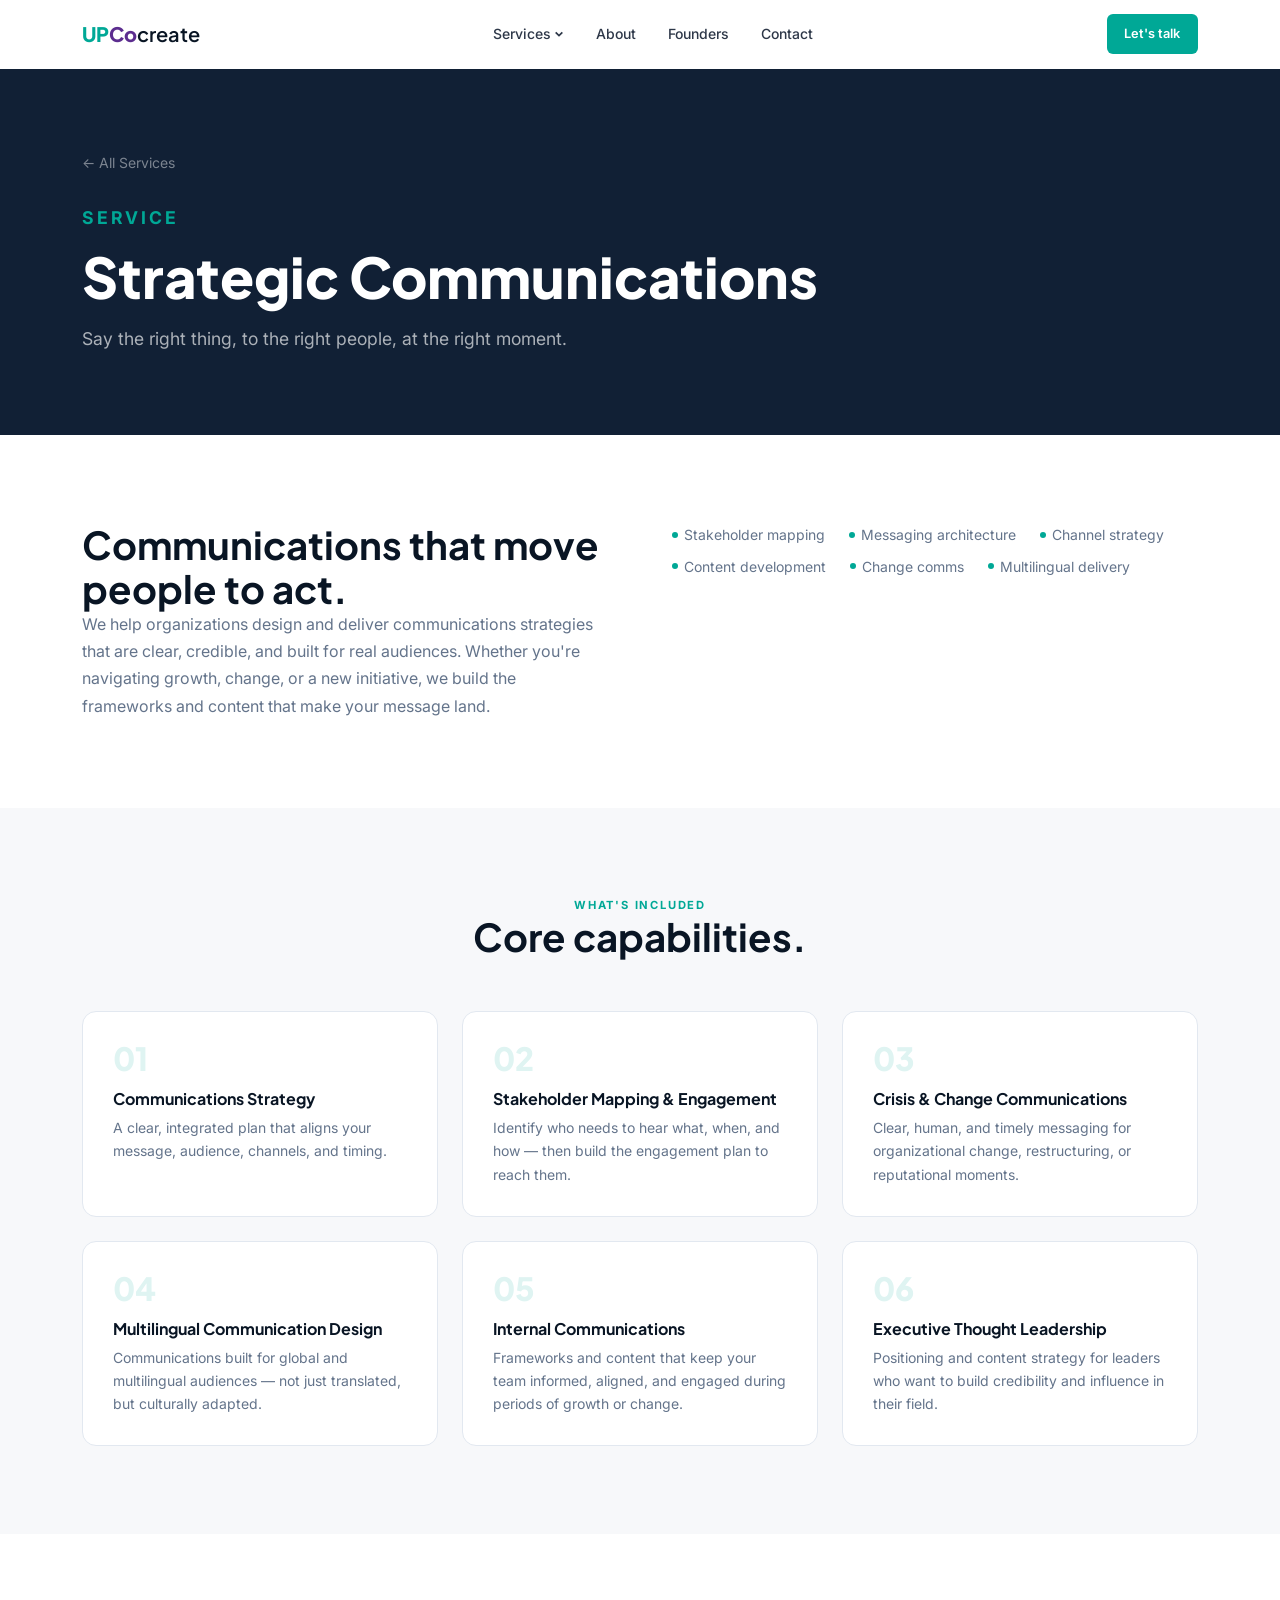
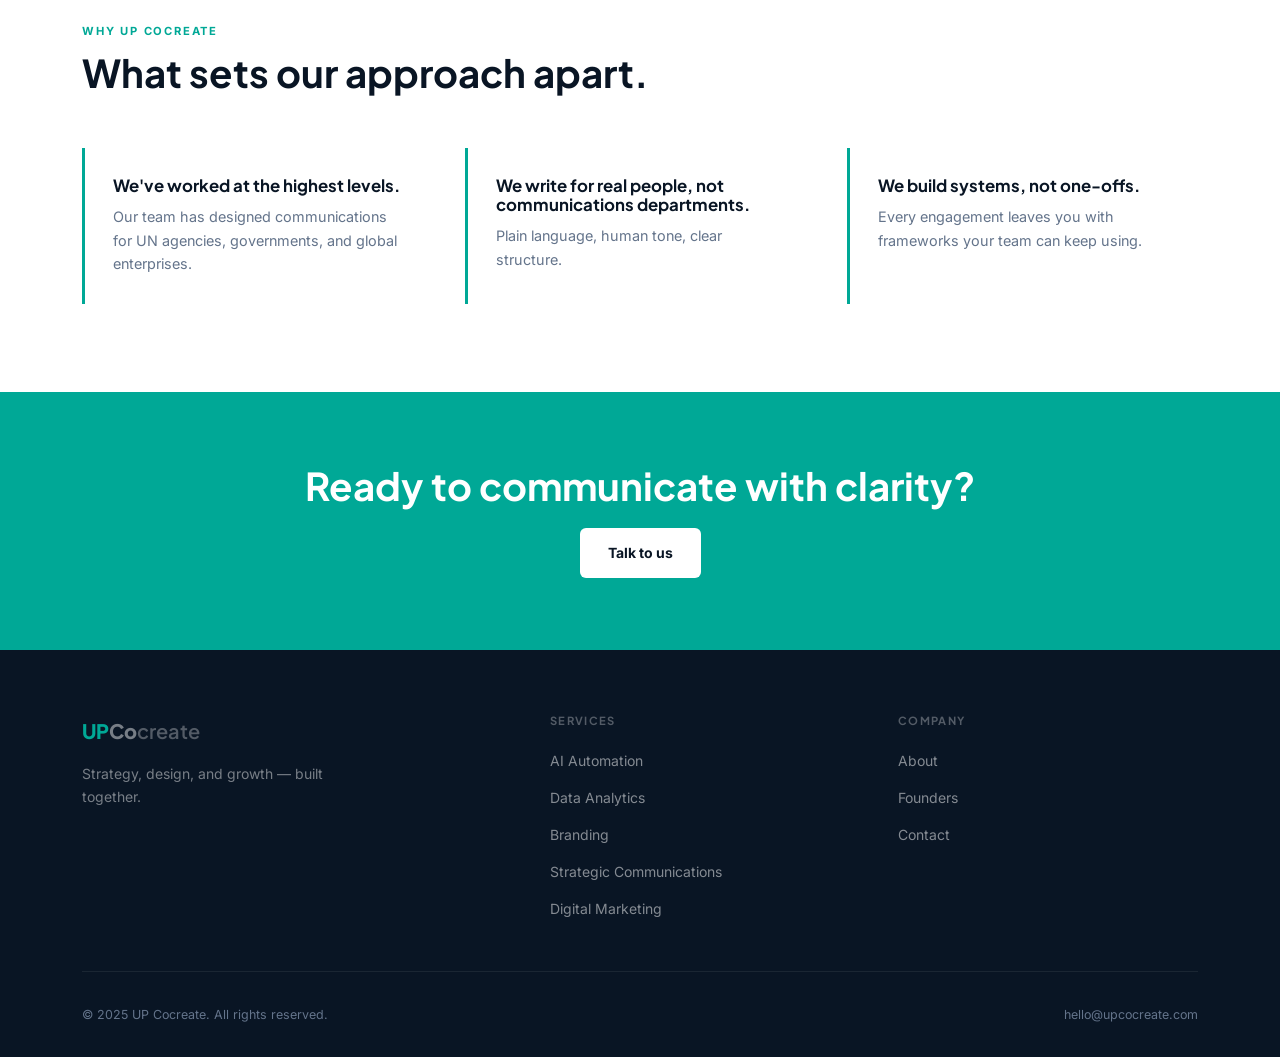
<file: services/strategic-communications.html>
<!DOCTYPE html>
<html lang="en">
<head>
  <meta charset="UTF-8">
  <meta name="viewport" content="width=device-width, initial-scale=1.0">
  <meta name="description" content="Strategic Communications services from UP Cocreate — stakeholder engagement, change communications, multilingual delivery, and executive thought leadership.">
  <meta property="og:title" content="Strategic Communications — UP Cocreate">
  <meta property="og:description" content="Say the right thing, to the right people, at the right moment.">
  <meta property="og:type" content="website">
  <title>Strategic Communications — UP Cocreate</title>
  <link rel="preconnect" href="https://fonts.googleapis.com">
  <link rel="preconnect" href="https://fonts.gstatic.com" crossorigin>
  <link href="https://fonts.googleapis.com/css2?family=Plus+Jakarta+Sans:wght@700;800&family=Inter:wght@300;400;500&display=swap" rel="stylesheet">
  <link rel="stylesheet" href="../styles.css">
  <link rel="icon" type="image/svg+xml" href="../assets/favicon/up-cocreate-trans.svg">
</head>
<body>

  <!-- NAV -->
  <header class="header" id="header">
    <div class="container nav-wrap">
      <a href="../index.html" class="logo">
        <span class="logo-up">UP</span><span class="logo-co"> Co</span><span class="logo-create">create</span>
      </a>
      <nav aria-label="Main navigation">
        <ul class="nav" style="list-style:none;display:flex;align-items:center;gap:.25rem;">
          <li class="nav-item">
            <a href="strategic-communications.html" class="nav-link">Services
              <svg class="nav-chevron" viewBox="0 0 12 12" fill="none" stroke="currentColor" stroke-width="2" aria-hidden="true"><path d="M2 4l4 4 4-4"/></svg>
            </a>
            <div class="dropdown">
              <a href="../services/ai-automation.html"><span class="dropdown-icon"><svg width="14" height="14" viewBox="0 0 24 24" fill="none" stroke="currentColor" stroke-width="2" aria-hidden="true"><circle cx="12" cy="12" r="3"/><path d="M12 1v4M12 19v4M4.22 4.22l2.83 2.83M16.95 16.95l2.83 2.83M1 12h4M19 12h4M4.22 19.78l2.83-2.83M16.95 7.05l2.83-2.83"/></svg></span>AI Automation</a>
              <a href="../services/data-analytics.html"><span class="dropdown-icon"><svg width="14" height="14" viewBox="0 0 24 24" fill="none" stroke="currentColor" stroke-width="2" aria-hidden="true"><path d="M3 3v18h18"/><path d="M18 17V9"/><path d="M13 17V5"/><path d="M8 17v-3"/></svg></span>Data Analytics</a>
              <a href="../services/branding.html"><span class="dropdown-icon"><svg width="14" height="14" viewBox="0 0 24 24" fill="none" stroke="currentColor" stroke-width="2" aria-hidden="true"><polygon points="12 2 15.09 8.26 22 9.27 17 14.14 18.18 21.02 12 17.77 5.82 21.02 7 14.14 2 9.27 8.91 8.26 12 2"/></svg></span>Branding</a>
              <a href="../services/strategic-communications.html"><span class="dropdown-icon"><svg width="14" height="14" viewBox="0 0 24 24" fill="none" stroke="currentColor" stroke-width="2" aria-hidden="true"><path d="M21 15a2 2 0 0 1-2 2H7l-4 4V5a2 2 0 0 1 2-2h14a2 2 0 0 1 2 2z"/></svg></span>Strategic Communications</a>
              <a href="../services/digital-marketing.html"><span class="dropdown-icon"><svg width="14" height="14" viewBox="0 0 24 24" fill="none" stroke="currentColor" stroke-width="2" aria-hidden="true"><polyline points="22 12 18 12 15 21 9 3 6 12 2 12"/></svg></span>Digital Marketing</a>
            </div>
          </li>
          <li><a href="../about.html" class="nav-link">About</a></li>
          <li><a href="../about.html#founders" class="nav-link">Founders</a></li>
          <li><a href="../contact.html" class="nav-link">Contact</a></li>
        </ul>
      </nav>
      <div class="nav-right">
        <a href="../contact.html" class="btn btn-teal btn-sm">Let's talk</a>
      </div>
      <button class="hamburger" id="hamburger" aria-label="Toggle menu" aria-expanded="false"><span></span><span></span><span></span></button>
    </div>
  </header>

  <div class="mobile-menu" id="mobileMenu" aria-hidden="true">
    <ul>
      <li><a href="../services/ai-automation.html">AI Automation</a></li>
      <li><a href="../services/data-analytics.html">Data Analytics</a></li>
      <li><a href="../services/branding.html">Branding</a></li>
      <li><a href="../services/strategic-communications.html">Strategic Communications</a></li>
      <li><a href="../services/digital-marketing.html">Digital Marketing</a></li>
      <li><a href="../about.html">About</a></li>
      <li><a href="../about.html#founders">Founders</a></li>
      <li><a href="../contact.html">Contact</a></li>
    </ul>
  </div>

  <main>

    <!-- PAGE HERO -->
    <section class="page-hero">
      <div class="container">
        <a href="../index.html#services" class="back-link">&larr; All Services</a>
        <p class="eyebrow">Service</p>
        <h1>Strategic Communications</h1>
        <p>Say the right thing, to the right people, at the right moment.</p>
      </div>
    </section>

    <!-- WHAT IT IS -->
    <section class="section" style="background:#FFFFFF;">
      <div class="container">
        <div class="what-grid" style="display:grid;grid-template-columns:1fr 1fr;gap:4rem;align-items:start;">
          <div>
            <h2>Communications that move people to act.</h2>
            <p>We help organizations design and deliver communications strategies that are clear, credible, and built for real audiences. Whether you're navigating growth, change, or a new initiative, we build the frameworks and content that make your message land.</p>
          </div>
          <div>
            <ul class="service-checklist" aria-label="What is included">
              <li>Stakeholder mapping</li>
              <li>Messaging architecture</li>
              <li>Channel strategy</li>
              <li>Content development</li>
              <li>Change comms</li>
              <li>Multilingual delivery</li>
            </ul>
          </div>
        </div>
      </div>
    </section>

    <!-- FEATURES -->
    <section class="section" style="background:#F7F8FA;">
      <div class="container">
        <div class="section-intro center">
          <p class="eyebrow">What's included</p>
          <h2>Core capabilities.</h2>
        </div>
        <div class="features-grid">

          <div class="feature-card">
            <div class="feature-num" aria-hidden="true">01</div>
            <h3>Communications Strategy</h3>
            <p>A clear, integrated plan that aligns your message, audience, channels, and timing.</p>
          </div>

          <div class="feature-card">
            <div class="feature-num" aria-hidden="true">02</div>
            <h3>Stakeholder Mapping &amp; Engagement</h3>
            <p>Identify who needs to hear what, when, and how — then build the engagement plan to reach them.</p>
          </div>

          <div class="feature-card">
            <div class="feature-num" aria-hidden="true">03</div>
            <h3>Crisis &amp; Change Communications</h3>
            <p>Clear, human, and timely messaging for organizational change, restructuring, or reputational moments.</p>
          </div>

          <div class="feature-card">
            <div class="feature-num" aria-hidden="true">04</div>
            <h3>Multilingual Communication Design</h3>
            <p>Communications built for global and multilingual audiences — not just translated, but culturally adapted.</p>
          </div>

          <div class="feature-card">
            <div class="feature-num" aria-hidden="true">05</div>
            <h3>Internal Communications</h3>
            <p>Frameworks and content that keep your team informed, aligned, and engaged during periods of growth or change.</p>
          </div>

          <div class="feature-card">
            <div class="feature-num" aria-hidden="true">06</div>
            <h3>Executive Thought Leadership</h3>
            <p>Positioning and content strategy for leaders who want to build credibility and influence in their field.</p>
          </div>

        </div>
      </div>
    </section>

    <!-- WHY UP COCREATE -->
    <section class="section" style="background:#FFFFFF;">
      <div class="container">
        <div class="section-intro">
          <p class="eyebrow">Why UP Cocreate</p>
          <h2>What sets our approach apart.</h2>
        </div>
        <div class="why-grid">

          <div class="why-card">
            <h3>We've worked at the highest levels.</h3>
            <p>Our team has designed communications for UN agencies, governments, and global enterprises.</p>
          </div>

          <div class="why-card">
            <h3>We write for real people, not communications departments.</h3>
            <p>Plain language, human tone, clear structure.</p>
          </div>

          <div class="why-card">
            <h3>We build systems, not one-offs.</h3>
            <p>Every engagement leaves you with frameworks your team can keep using.</p>
          </div>

        </div>
      </div>
    </section>

    <!-- CTA STRIP -->
    <section class="cta-strip">
      <div class="container">
        <h2>Ready to communicate with clarity?</h2>
        <a href="../contact.html" class="btn btn-white">Talk to us</a>
      </div>
    </section>

  </main>

  <!-- FOOTER -->
  <footer class="footer">
    <div class="container">
      <div class="footer-top">
        <div class="footer-brand">
          <a href="../index.html" class="logo footer-logo"><span class="logo-up">UP</span><span class="logo-co"> Co</span><span class="logo-create">create</span></a>
          <p>Strategy, design, and growth — built together.</p>
        </div>
        <div class="footer-col">
          <h4>Services</h4>
          <ul>
            <li><a href="../services/ai-automation.html">AI Automation</a></li>
            <li><a href="../services/data-analytics.html">Data Analytics</a></li>
            <li><a href="../services/branding.html">Branding</a></li>
            <li><a href="../services/strategic-communications.html">Strategic Communications</a></li>
            <li><a href="../services/digital-marketing.html">Digital Marketing</a></li>
          </ul>
        </div>
        <div class="footer-col">
          <h4>Company</h4>
          <ul>
            <li><a href="../about.html">About</a></li>
            <li><a href="../about.html#founders">Founders</a></li>
            <li><a href="../contact.html">Contact</a></li>
          </ul>
        </div>
      </div>
      <div class="footer-bottom">
        <p>&copy; 2025 UP Cocreate. All rights reserved.</p>
        <p>hello@upcocreate.com</p>
      </div>
    </div>
  </footer>

  <script src="../script.js"></script>
</body>
</html>
</file>
<file: styles.css>
/* =========================================================
   UP Cocreate — Corporate Stylesheet v2
   Teal #1B8C83 · Purple #6B3A94 · Dark #0A0F1E
   ========================================================= */

:root {
  /* Primary */
  --teal:         #00A896;
  --teal-dark:    #007E72;
  --teal-light:   #DFF4F2;
  --teal-mid:     #1B9E94;

  /* Secondary */
  --purple:       #5C2D8F;
  --purple-dark:  #421E6A;
  --purple-light: #EDE5F8;
  --purple-mid:   #7B4FB8;

  /* Warm accent — gold */
  --gold:         #F0A500;
  --gold-dark:    #C88800;
  --gold-light:   #FEF3DC;

  /* Dark backgrounds — rich navy scale */
  --dark:         #091524;
  --dark2:        #112035;
  --dark3:        #1A3050;
  --dark4:        #243A62;

  /* Neutrals */
  --text:         #2D3748;
  --muted:        #64748B;
  --border:       #E2E8F0;
  --surface:      #F8FAFC;
  --surface2:     #F0F4F8;
  --white:        #FFFFFF;

  --font-head: 'Plus Jakarta Sans', system-ui, sans-serif;
  --font-body: 'Inter', system-ui, sans-serif;
  --max-w:     1180px;
  --radius:    6px;
  --radius-lg: 14px;
  --ease:      0.2s ease;
}

/* — Reset — */
*, *::before, *::after { box-sizing: border-box; margin: 0; padding: 0; }
html { scroll-behavior: smooth; font-size: 16px; }
body {
  font-family: var(--font-body);
  color: var(--text);
  background: var(--white);
  line-height: 1.7;
  -webkit-font-smoothing: antialiased;
}
img { max-width: 100%; display: block; }
a { color: inherit; text-decoration: none; }
ul { list-style: none; }
button { cursor: pointer; border: none; background: none; font: inherit; }

/* — Container — */
.container {
  width: 100%;
  max-width: var(--max-w);
  margin: 0 auto;
  padding: 0 2rem;
}

/* — Typography — */
h1, h2, h3, h4 {
  font-family: var(--font-head);
  color: var(--dark);
  line-height: 1.15;
}
h1 { font-size: clamp(2.4rem, 4.5vw, 3.5rem); font-weight: 800; }
h2 { font-size: clamp(1.8rem, 3vw, 2.4rem); font-weight: 700; }
h3 { font-size: 1.1rem; font-weight: 700; }
h4 { font-size: 0.95rem; font-weight: 700; }
h1 em, h2 em { font-style: normal; color: var(--teal); }
p { max-width: 60ch; color: var(--muted); }
.lead { font-size: 1.05rem; color: var(--text); }

.eyebrow {
  font-family: var(--font-body);
  font-size: 0.7rem;
  font-weight: 700;
  letter-spacing: 0.16em;
  text-transform: uppercase;
  color: var(--teal);
  margin-bottom: 0.625rem;
  display: block;
}
.eyebrow-light { color: rgba(255,255,255,0.55); }

/* — Buttons — */
.btn {
  display: inline-flex;
  align-items: center;
  gap: 0.5rem;
  padding: 0.8rem 1.75rem;
  font-family: var(--font-body);
  font-size: 0.875rem;
  font-weight: 600;
  border-radius: var(--radius);
  transition: all var(--ease);
  cursor: pointer;
  white-space: nowrap;
  border: none;
}
.btn-teal  { background: var(--teal); color: var(--white); }
.btn-teal:hover  { background: var(--teal-dark); transform: translateY(-1px); box-shadow: 0 4px 16px rgba(27,140,131,.28); }
.btn-outline { background: transparent; color: var(--dark); border: 1.5px solid var(--border); }
.btn-outline:hover { border-color: var(--teal); color: var(--teal); }
.btn-dark  { background: var(--dark); color: var(--white); }
.btn-dark:hover  { background: var(--dark2); transform: translateY(-1px); }
.btn-white { background: var(--white); color: var(--dark); font-weight: 700; }
.btn-white:hover { background: var(--teal-light); }
.btn-sm    { padding: 0.55rem 1.1rem; font-size: 0.8rem; }

/* — Section layout — */
.section { padding: 5.5rem 0; }
.section-intro { margin-bottom: 3.25rem; }
.section-intro h2 { margin-top: 0.375rem; }
.section-intro.center { text-align: center; }
.section-intro.center h2,
.section-intro.center p { margin: 0 auto; }

/* =========================================================
   LANGUAGE TOGGLE
   ========================================================= */
[data-lang="es"] { display: none; }
body.es [data-lang="en"] { display: none; }
body.es [data-lang="es"] { display: block; }

/* Inline elements */
span[data-lang="en"],
body.es span[data-lang="es"] { display: inline; }
body.es span[data-lang="en"] { display: none; }

/* =========================================================
   HEADER / NAV
   ========================================================= */
.header {
  position: sticky;
  top: 0;
  z-index: 200;
  background: rgba(255,255,255,0.97);
  backdrop-filter: blur(12px);
  border-bottom: 1px solid transparent;
  transition: border-color 0.3s, box-shadow 0.3s;
}
.header.scrolled { border-color: var(--border); box-shadow: 0 1px 18px rgba(0,0,0,.06); }

.nav-wrap {
  display: flex;
  align-items: center;
  justify-content: space-between;
  height: 68px;
  gap: 2rem;
}

/* Logo */
.logo {
  font-family: var(--font-head);
  font-size: 1.25rem;
  font-weight: 800;
  display: flex;
  align-items: baseline;
  flex-shrink: 0;
}
.logo-up     { color: var(--teal); }
.logo-co     { color: var(--purple); }
.logo-create { color: var(--dark); font-weight: 600; }

/* Nav list */
.nav {
  display: flex;
  align-items: center;
  gap: 0.125rem;
}
.nav-item { position: relative; }
.nav-link {
  display: flex;
  align-items: center;
  gap: 3px;
  padding: 0.5rem 0.875rem;
  font-size: 0.875rem;
  font-weight: 500;
  color: var(--text);
  border-radius: var(--radius);
  transition: all var(--ease);
  white-space: nowrap;
}
.nav-link:hover { color: var(--teal); background: var(--teal-light); }
.nav-chevron { width: 10px; height: 10px; transition: transform var(--ease); }
.nav-item:hover .nav-chevron { transform: rotate(180deg); }

/* Dropdown */
.dropdown {
  position: absolute;
  top: calc(100% + 8px);
  left: 0;
  min-width: 240px;
  background: var(--white);
  border: 1.5px solid var(--border);
  border-radius: var(--radius-lg);
  box-shadow: 0 8px 32px rgba(0,0,0,.1);
  opacity: 0;
  visibility: hidden;
  transform: translateY(-6px);
  transition: all var(--ease);
  z-index: 50;
  overflow: hidden;
}
.nav-item:hover .dropdown,
.nav-item:focus-within .dropdown { opacity: 1; visibility: visible; transform: translateY(0); }
.dropdown a {
  display: flex;
  align-items: center;
  gap: 0.75rem;
  padding: 0.7rem 1rem;
  font-size: 0.875rem;
  font-weight: 500;
  color: var(--text);
  transition: all var(--ease);
}
.dropdown a:hover { background: var(--surface); color: var(--teal); }
.dropdown-icon {
  width: 28px;
  height: 28px;
  background: var(--teal-light);
  color: var(--teal);
  border-radius: 6px;
  display: flex;
  align-items: center;
  justify-content: center;
  flex-shrink: 0;
}

/* Nav right */
.nav-right { display: flex; align-items: center; gap: 0.625rem; flex-shrink: 0; }

/* Language toggle */
.lang-toggle {
  font-family: var(--font-body);
  font-size: 0.75rem;
  font-weight: 700;
  letter-spacing: 0.07em;
  color: var(--muted);
  padding: 0.4rem 0.75rem;
  border-radius: var(--radius);
  border: 1.5px solid var(--border);
  transition: all var(--ease);
  cursor: pointer;
}
.lang-toggle:hover { border-color: var(--teal); color: var(--teal); }

/* Hamburger */
.hamburger { display: none; flex-direction: column; gap: 5px; padding: 4px; }
.hamburger span { display: block; width: 22px; height: 2px; background: var(--dark); border-radius: 1px; transition: all .3s; }
.hamburger.active span:nth-child(1) { transform: translateY(7px) rotate(45deg); }
.hamburger.active span:nth-child(2) { opacity: 0; }
.hamburger.active span:nth-child(3) { transform: translateY(-7px) rotate(-45deg); }

/* Mobile menu */
.mobile-menu {
  display: none;
  position: fixed;
  inset: 68px 0 0 0;
  background: var(--white);
  padding: 1.25rem 2rem 2rem;
  overflow-y: auto;
  z-index: 190;
  border-top: 1px solid var(--border);
}
.mobile-menu.open { display: block; }
.mobile-menu ul { display: flex; flex-direction: column; }
.mobile-menu li a {
  display: block;
  padding: 0.875rem 0;
  font-size: 1rem;
  font-weight: 500;
  color: var(--text);
  border-bottom: 1px solid var(--border);
  transition: color var(--ease);
}
.mobile-menu li a:hover { color: var(--teal); }
.mobile-submenu a { padding-left: 1rem; font-size: 0.9rem; color: var(--muted); }
.mobile-lang-row { display: flex; gap: 0.75rem; margin-top: 1.5rem; }

/* =========================================================
   HERO (index.html)
   ========================================================= */
.hero {
  position: relative;
  overflow: hidden;
  background: var(--white);
  padding: 5rem 0;
  border-bottom: 1px solid var(--border);
}
.hero::after {
  content: '';
  position: absolute;
  top: 0; right: 0;
  width: 40%;
  height: 100%;
  background: linear-gradient(140deg, var(--teal-light) 0%, var(--purple-light) 100%);
  clip-path: polygon(12% 0, 100% 0, 100% 100%, 0 100%);
  z-index: 0;
}
.hero-inner {
  position: relative;
  z-index: 2;
  display: flex;
  align-items: center;
}
.hero-content { max-width: 44%; }
.hero-badge {
  display: inline-block;
  background: var(--teal-light);
  color: var(--teal);
  font-size: 0.7rem;
  font-weight: 700;
  letter-spacing: 0.13em;
  text-transform: uppercase;
  padding: 0.35rem 0.875rem;
  border-radius: 3px;
  border-left: 3px solid var(--teal);
  margin-bottom: 1rem;
}
.hero-content h1 { margin-bottom: 1.25rem; }
.hero-sub {
  font-size: 1.05rem;
  color: var(--muted);
  max-width: 48ch;
  margin-bottom: 2.25rem;
  line-height: 1.75;
}
.hero-ctas { display: flex; gap: 0.875rem; flex-wrap: wrap; }
.hero-visual { display: flex; justify-content: center; align-items: center; }
.hero-card {
  background: var(--white);
  border: 1.5px solid var(--border);
  border-radius: var(--radius-lg);
  padding: 2rem;
  box-shadow: 0 8px 32px rgba(0,0,0,.06);
  min-width: 260px;
}
.hero-card-stat { margin-bottom: 1.5rem; }
.hero-card-stat:last-of-type { margin-bottom: 0; }
.hero-card-num {
  font-family: var(--font-head);
  font-size: 2.2rem;
  font-weight: 800;
  color: var(--teal);
  line-height: 1;
}
.hero-card-label { font-size: 0.8rem; color: var(--muted); margin-top: 0.2rem; max-width: none; }
.hero-card-divider { height: 1px; background: var(--border); margin: 1rem 0; }

/* =========================================================
   SERVICES GRID (index.html)
   ========================================================= */
.services { background: var(--surface); }
.services-grid {
  display: flex;
  flex-wrap: wrap;
  gap: 1.25rem;
  justify-content: center;
}
.service-card {
  flex: 0 0 calc(33.333% - 0.84rem);
  background: var(--white);
  border: 1.5px solid var(--border);
  border-radius: var(--radius-lg);
  padding: 1.875rem;
  display: flex;
  flex-direction: column;
  gap: 0.875rem;
  transition: border-color var(--ease), box-shadow var(--ease), transform var(--ease);
  color: inherit;
  text-decoration: none;
}
.service-card:hover { border-color: var(--teal); box-shadow: 0 8px 28px rgba(27,140,131,.12); transform: translateY(-3px); }
.service-icon { width: 46px; height: 46px; border-radius: 10px; display: flex; align-items: center; justify-content: center; flex-shrink: 0; }
.icon-teal   { background: var(--teal-light); color: var(--teal); }
.icon-purple { background: var(--purple-light); color: var(--purple); }
.service-card h3 { font-size: 1.05rem; color: var(--dark); margin: 0; }
.service-card p  { font-size: 0.9rem; color: var(--muted); line-height: 1.65; max-width: none; margin: 0; }
.card-link {
  margin-top: auto;
  padding-top: 0.5rem;
  font-size: 0.8rem;
  font-weight: 700;
  color: var(--teal);
  display: inline-flex;
  align-items: center;
  gap: 0.25rem;
  transition: gap var(--ease);
}
.card-link::after { content: '→'; }
.service-card:hover .card-link { gap: 0.5rem; }

/* =========================================================
   ABOUT (index.html)
   ========================================================= */
.about { background: var(--white); }
.about-grid { display: grid; grid-template-columns: 1fr 1fr; gap: 5rem; align-items: center; }
.about-content { display: flex; flex-direction: column; gap: 1.25rem; align-items: flex-start; }
.about-content h2 { margin: 0.25rem 0; }
.about-content .lead { color: var(--text); }
.about-content p { color: var(--muted); }

.stats-grid { display: grid; grid-template-columns: 1fr 1fr; gap: 2.25rem; }
.stat-num {
  display: block;
  font-family: var(--font-head);
  font-size: 2.8rem;
  font-weight: 800;
  color: var(--teal);
  line-height: 1;
  margin-bottom: 0.35rem;
}
.stat-label { display: block; font-size: 0.85rem; color: var(--muted); line-height: 1.5; }

/* =========================================================
   PROCESS — dark
   ========================================================= */
.process { background: var(--dark3); padding: 5.5rem 0; }
.process .eyebrow { color: rgba(27,140,131,1); }
.process .section-intro h2 { color: var(--white); }
.process-grid {
  display: grid;
  grid-template-columns: repeat(4, 1fr);
  gap: 2rem;
  position: relative;
}
.process-grid::before {
  content: '';
  position: absolute;
  top: 27px;
  left: 2rem;
  right: 2rem;
  height: 1px;
  background: rgba(255,255,255,.08);
}
.process-step { position: relative; }
.step-dot {
  width: 54px;
  height: 54px;
  border-radius: 50%;
  background: var(--teal);
  color: var(--white);
  display: flex;
  align-items: center;
  justify-content: center;
  font-family: var(--font-head);
  font-size: 0.95rem;
  font-weight: 800;
  margin-bottom: 1.5rem;
  position: relative;
  z-index: 1;
}
.process-step h3 { color: var(--white); margin-bottom: 0.5rem; }
.process-step p  { font-size: 0.9rem; color: rgba(255,255,255,.55); line-height: 1.65; max-width: none; }

/* =========================================================
   TESTIMONIALS
   ========================================================= */
.testimonials { background: var(--surface); }
.testimonials-grid { display: grid; grid-template-columns: repeat(3, 1fr); gap: 1.5rem; }
.testimonial {
  background: var(--white);
  border: 1.5px solid var(--border);
  border-radius: var(--radius-lg);
  padding: 2rem;
  display: flex;
  flex-direction: column;
  gap: 1.5rem;
}
.testimonial-quote { font-family: var(--font-head); font-size: 2rem; font-weight: 800; color: var(--teal-light); line-height: 1; }
.testimonial p { font-size: 0.95rem; color: var(--text); font-style: italic; line-height: 1.7; max-width: none; }
.testimonial-author strong { display: block; font-size: 0.875rem; font-weight: 700; color: var(--dark); font-style: normal; }
.testimonial-author span   { font-size: 0.8rem; color: var(--muted); font-style: normal; }

/* =========================================================
   CONTACT / GHL FORM
   ========================================================= */
.contact { background: var(--white); }
.contact-grid { display: grid; grid-template-columns: 1fr 1.6fr; gap: 5rem; align-items: start; }
.contact-info { display: flex; flex-direction: column; gap: 1.25rem; position: sticky; top: 90px; }
.contact-info h2 { margin: 0.25rem 0; }
.contact-info p { color: var(--muted); }
.contact-detail { display: flex; align-items: center; gap: 0.75rem; font-size: 0.875rem; color: var(--text); margin-top: 0.5rem; }
.contact-detail svg { color: var(--teal); flex-shrink: 0; }
.contact-form-wrap {
  border: 1.5px solid var(--border);
  border-radius: var(--radius-lg);
  overflow: hidden;
  background: var(--surface);
  min-height: 520px;
}
.contact-form-wrap iframe { width: 100%; border: none; min-height: 520px; display: block; }

/* =========================================================
   CTA STRIP
   ========================================================= */
.cta-strip { background: var(--teal); padding: 4.5rem 0; text-align: center; }
.cta-strip .container { display: flex; flex-direction: column; align-items: center; gap: 1.25rem; }
.cta-strip h2 { color: var(--white); }
.cta-strip p  { color: rgba(255,255,255,.8); max-width: 44ch; font-size: 1.05rem; }

/* =========================================================
   FOOTER
   ========================================================= */
.footer { background: var(--dark); padding: 4rem 0 2rem; }
.footer-top {
  display: grid;
  grid-template-columns: 1.4fr 1fr 1fr;
  gap: 3rem;
  padding-bottom: 3rem;
  border-bottom: 1px solid rgba(255,255,255,.07);
  margin-bottom: 2rem;
}
.footer-brand p { font-size: 0.875rem; color: rgba(255,255,255,.45); max-width: 28ch; margin-top: 0.875rem; }
.footer-logo .logo-up     { color: var(--teal); }
.footer-logo .logo-co     { color: rgba(255,255,255,.45); }
.footer-logo .logo-create { color: rgba(255,255,255,.3); }
.footer-col h4 {
  font-family: var(--font-head);
  font-size: 0.7rem;
  font-weight: 700;
  letter-spacing: 0.12em;
  text-transform: uppercase;
  color: rgba(255,255,255,.3);
  margin-bottom: 1.25rem;
}
.footer-col ul { display: flex; flex-direction: column; gap: 0.625rem; }
.footer-col a  { font-size: 0.875rem; color: rgba(255,255,255,.5); transition: color var(--ease); }
.footer-col a:hover { color: var(--white); }
.footer-bottom {
  display: flex;
  justify-content: space-between;
  align-items: center;
  font-size: 0.78rem;
  color: rgba(255,255,255,.28);
  flex-wrap: wrap;
  gap: 0.5rem;
}
.footer-bottom p { max-width: none; }

/* =========================================================
   PAGE HERO (service & about pages)
   ========================================================= */
.page-hero { background: var(--dark2); padding: 5rem 0; }
.page-hero .eyebrow { color: var(--teal); }
.page-hero h1 { color: var(--white); margin: 0.5rem 0 1rem; }
.page-hero p  { color: rgba(255,255,255,.65); font-size: 1.1rem; max-width: 52ch; line-height: 1.75; }
.back-link {
  display: inline-flex;
  align-items: center;
  gap: 0.375rem;
  font-size: 0.875rem;
  color: rgba(255,255,255,.45);
  margin-bottom: 1.75rem;
  transition: color var(--ease);
}
.back-link:hover { color: var(--white); }

/* =========================================================
   SERVICE CHECKLIST
   ========================================================= */
.service-checklist { display: flex; flex-wrap: wrap; gap: 0.5rem 1.5rem; }
.service-checklist li {
  font-size: 0.875rem;
  color: var(--muted);
  display: flex;
  align-items: center;
  gap: 0.375rem;
}
.service-checklist li::before {
  content: '';
  width: 6px;
  height: 6px;
  border-radius: 50%;
  background: var(--teal);
  flex-shrink: 0;
}

/* =========================================================
   FEATURES GRID (service pages)
   ========================================================= */
.features-grid { display: grid; grid-template-columns: repeat(3, 1fr); gap: 1.5rem; }
.feature-card {
  background: var(--white);
  border: 1.5px solid var(--border);
  border-radius: var(--radius-lg);
  padding: 1.875rem;
  transition: border-color var(--ease), box-shadow var(--ease);
}
.feature-card:hover { border-color: var(--teal); box-shadow: 0 4px 16px rgba(27,140,131,.1); }
.feature-num {
  font-family: var(--font-head);
  font-size: 2rem;
  font-weight: 800;
  color: var(--teal-light);
  line-height: 1;
  margin-bottom: 1rem;
}
.feature-card h3 { font-size: 1rem; margin-bottom: 0.5rem; color: var(--dark); }
.feature-card p  { font-size: 0.875rem; color: var(--muted); max-width: none; line-height: 1.65; }

/* =========================================================
   WHY GRID (service pages)
   ========================================================= */
.why-grid { display: grid; grid-template-columns: repeat(3, 1fr); gap: 2rem; }
.why-card {
  padding: 1.75rem;
  border-left: 3px solid var(--teal);
  background: var(--white);
}
.why-card h3 { font-size: 1.05rem; margin-bottom: 0.625rem; color: var(--dark); }
.why-card p  { font-size: 0.9rem; color: var(--muted); max-width: none; line-height: 1.65; }

/* =========================================================
   FOUNDERS / ABOUT PAGE
   ========================================================= */
.founders-section { background: var(--white); }
.founders-grid { display: flex; flex-direction: column; gap: 0; }
.founder-card {
  display: grid;
  grid-template-columns: 300px 1fr;
  gap: 3.5rem;
  align-items: start;
  padding: 3rem 0;
  border-bottom: 1px solid var(--border);
}
.founder-card:last-child { border-bottom: none; }
.founder-photo {
  width: 300px;
  aspect-ratio: 3 / 4;
  border-radius: var(--radius-lg);
  overflow: hidden;
  flex-shrink: 0;
}
.founder-photo-img { width: 100%; height: 100%; object-fit: cover; object-position: center top; display: block; }
.founder-body { padding: 0; }
.founder-body h3 { font-size: 1.4rem; margin-bottom: 0.25rem; }
.founder-title {
  font-size: 0.75rem;
  font-weight: 700;
  letter-spacing: 0.1em;
  text-transform: uppercase;
  color: var(--teal);
  margin-bottom: 1rem;
  display: block;
}
.founder-bio { font-size: 0.9rem; color: var(--muted); line-height: 1.75; max-width: none; }
.founder-tags { display: flex; flex-wrap: wrap; gap: 0.5rem; margin-top: 1.25rem; }
.tag {
  font-size: 0.72rem;
  font-weight: 600;
  padding: 0.25rem 0.75rem;
  background: var(--surface);
  border: 1px solid var(--border);
  border-radius: 3px;
  color: var(--text);
  white-space: nowrap;
}

.values-grid { display: grid; grid-template-columns: repeat(3, 1fr); gap: 1.5rem; }
.value-card {
  text-align: center;
  padding: 2.5rem 1.5rem;
  background: var(--white);
  border: 1.5px solid var(--border);
  border-radius: var(--radius-lg);
}
.value-icon {
  width: 56px;
  height: 56px;
  background: var(--teal-light);
  color: var(--teal);
  border-radius: 50%;
  display: flex;
  align-items: center;
  justify-content: center;
  margin: 0 auto 1.25rem;
}
.value-card h3 { margin-bottom: 0.5rem; font-size: 1.05rem; }
.value-card p  { font-size: 0.9rem; margin: 0 auto; max-width: 28ch; }

/* Gold button */
.btn-gold { background: var(--gold); color: var(--dark); font-weight: 700; }
.btn-gold:hover { background: var(--gold-dark); transform: translateY(-1px); box-shadow: 0 4px 16px rgba(240,165,0,.3); }

/* Dark hero */
.hero {
  background-color: var(--dark);
  background-image: url('assets/images/hero-viewer.jpg');
  background-size: cover;
  background-position: center;
  background-repeat: no-repeat;
  padding: 5.5rem 0;
  position: relative;
  overflow: hidden;
  border-bottom: 1px solid rgba(255,255,255,.06);
}
.hero::before {
  content: '';
  position: absolute;
  inset: 0;
  background: linear-gradient(to left, rgba(10,15,25,.88) 0%, rgba(10,15,25,.55) 45%, rgba(10,15,25,.1) 75%, transparent 100%);
  z-index: 1;
}
.hero::after { display: none; }
.hero-inner {
  position: relative;
  z-index: 2;
  display: flex;
  align-items: center;
  justify-content: flex-end;
  max-width: 100%;
  margin: 0;
  padding-left: 4vw;
  padding-right: 6vw;
}
.hero-content h1 { color: var(--white); }
.hero .btn-outline { color: var(--white); border-color: rgba(255,255,255,.7); }
.hero .btn-outline:hover { border-color: var(--teal); color: var(--teal); }
.hero-sub { color: var(--white); }
.hero-badge {
  background: rgba(0,168,150,.14);
  color: var(--teal);
  border-left-color: var(--teal);
}
.hero-card {
  background: rgba(255,255,255,.05);
  border: 1.5px solid rgba(255,255,255,.1);
  backdrop-filter: blur(8px);
}
.hero-card-num { color: var(--teal); }
.hero-card-label { color: rgba(255,255,255,.5); }
.hero-card-divider { background: rgba(255,255,255,.08); }

/* Sherpa section */
.sherpa-section {
  background: var(--dark2);
  padding: 6rem 0;
  text-align: center;
  position: relative;
  overflow: hidden;
}
.sherpa-section::before {
  content: '';
  position: absolute;
  inset: 0;
  background: radial-gradient(ellipse at 50% 50%, rgba(0,168,150,.08) 0%, transparent 65%);
}
.sherpa-inner { position: relative; z-index: 1; display: flex; flex-direction: column; align-items: center; gap: 1.5rem; }
.sherpa-tag {
  display: inline-flex;
  align-items: center;
  gap: 0.5rem;
  background: rgba(240,165,0,.12);
  color: var(--gold);
  font-size: 0.7rem;
  font-weight: 700;
  letter-spacing: 0.15em;
  text-transform: uppercase;
  padding: 0.4rem 1rem;
  border-radius: 3px;
  border: 1px solid rgba(240,165,0,.2);
}
.sherpa-quote {
  font-family: var(--font-head);
  font-size: clamp(1.7rem, 3.2vw, 2.5rem);
  font-weight: 700;
  color: var(--white);
  max-width: 700px;
  line-height: 1.25;
}
.sherpa-quote em { color: var(--teal); font-style: normal; }
.sherpa-body { color: rgba(255,255,255,.58); font-size: 1.05rem; max-width: 52ch; line-height: 1.75; }
.sherpa-trio {
  display: grid;
  grid-template-columns: repeat(3, 1fr);
  gap: 1.5rem;
  width: 100%;
  margin-top: 1.5rem;
}
.sherpa-trio-card {
  background: rgba(255,255,255,.04);
  border: 1px solid rgba(255,255,255,.08);
  border-radius: var(--radius-lg);
  padding: 1.75rem;
  text-align: left;
}
.sherpa-trio-card h4 { color: var(--white); font-size: 1rem; margin-bottom: 0.5rem; }
.sherpa-trio-card p  { color: rgba(255,255,255,.5); font-size: 0.875rem; max-width: none; line-height: 1.65; }
.sherpa-icon {
  width: 40px; height: 40px;
  background: rgba(0,168,150,.15);
  color: var(--teal);
  border-radius: 8px;
  display: flex; align-items: center; justify-content: center;
  margin-bottom: 1rem;
}

/* Gold stat accent */
.stat-num.gold { color: var(--gold); }

/* Process section — update bg */
.process { background: var(--dark3); }

/* Section color band */
.band-gold { background: var(--gold); }
.band-teal { background: var(--teal); }
.band-dark { background: var(--dark); }

/* About — left border accent */
.about-content .eyebrow { border-left: 3px solid var(--gold); padding-left: 0.75rem; color: var(--gold); }

/* Illustration container */
.illustration { width: 100%; height: 100%; display: flex; align-items: center; justify-content: center; }

/* Responsive additions */
@media (max-width: 768px) {
  .sherpa-trio { grid-template-columns: 1fr; }
  .hero { padding: 3.5rem 0; }
}

/* =========================================================
   SCROLL FADE-IN
   ========================================================= */
.fade-in { opacity: 0; transform: translateY(14px); transition: opacity 0.5s ease, transform 0.5s ease; }
.fade-in.visible { opacity: 1; transform: none; }

/* =========================================================
   RESPONSIVE
   ========================================================= */
@media (max-width: 1024px) {
  .hero-visual   { display: none; }
  .hero::after   { display: none; }
  .service-card  { flex: 0 0 calc(50% - 0.625rem); }
  .process-grid  { grid-template-columns: repeat(2, 1fr); }
  .process-grid::before { display: none; }
  .testimonials-grid { grid-template-columns: 1fr 1fr; }
  .features-grid { grid-template-columns: 1fr 1fr; }
  .footer-top    { grid-template-columns: 1fr 1fr; }
  .about-grid    { gap: 3.5rem; }
  .contact-grid  { grid-template-columns: 1fr; gap: 2.5rem; }
  .contact-info  { position: static; }
}

@media (max-width: 768px) {
  .section { padding: 3.5rem 0; }
  .process { padding: 3.5rem 0; }

  /* Nav */
  .nav, .nav-right .btn-teal { display: none; }
  .lang-toggle.desktop { display: none; }
  .hamburger { display: flex; }

  /* Hero */
  .hero { padding: 3rem 0; }
  .hero-sub { max-width: 100%; }
  .hero-inner { justify-content: flex-start; padding-left: 2rem; padding-right: 2rem; }
  .hero-content { max-width: 100%; }

  /* Services */
  .service-card { flex: 0 0 100%; }

  /* About */
  .about-grid  { grid-template-columns: 1fr; }
  .stats-grid  { grid-template-columns: 1fr 1fr; }

  /* Process */
  .process-grid { grid-template-columns: 1fr; gap: 2.5rem; }

  /* Testimonials */
  .testimonials-grid { grid-template-columns: 1fr; }

  /* Features */
  .features-grid { grid-template-columns: 1fr; }
  .why-grid      { grid-template-columns: 1fr; }

  /* Founders */
  .founder-card { grid-template-columns: 1fr; gap: 1.5rem; }
  .founder-photo { width: 100%; aspect-ratio: 4 / 3; }
  .values-grid   { grid-template-columns: 1fr; }

  /* Footer */
  .footer-top    { grid-template-columns: 1fr; gap: 2rem; }
  .footer-bottom { flex-direction: column; text-align: center; }
}

@media (max-width: 480px) {
  .hero-ctas  { flex-direction: column; }
  .stats-grid { grid-template-columns: 1fr; }
  .btn        { width: 100%; justify-content: center; }
}

@media (prefers-reduced-motion: reduce) {
  * { transition: none !important; animation: none !important; }
  html { scroll-behavior: auto; }
  .fade-in { opacity: 1; transform: none; }
}
</file>
